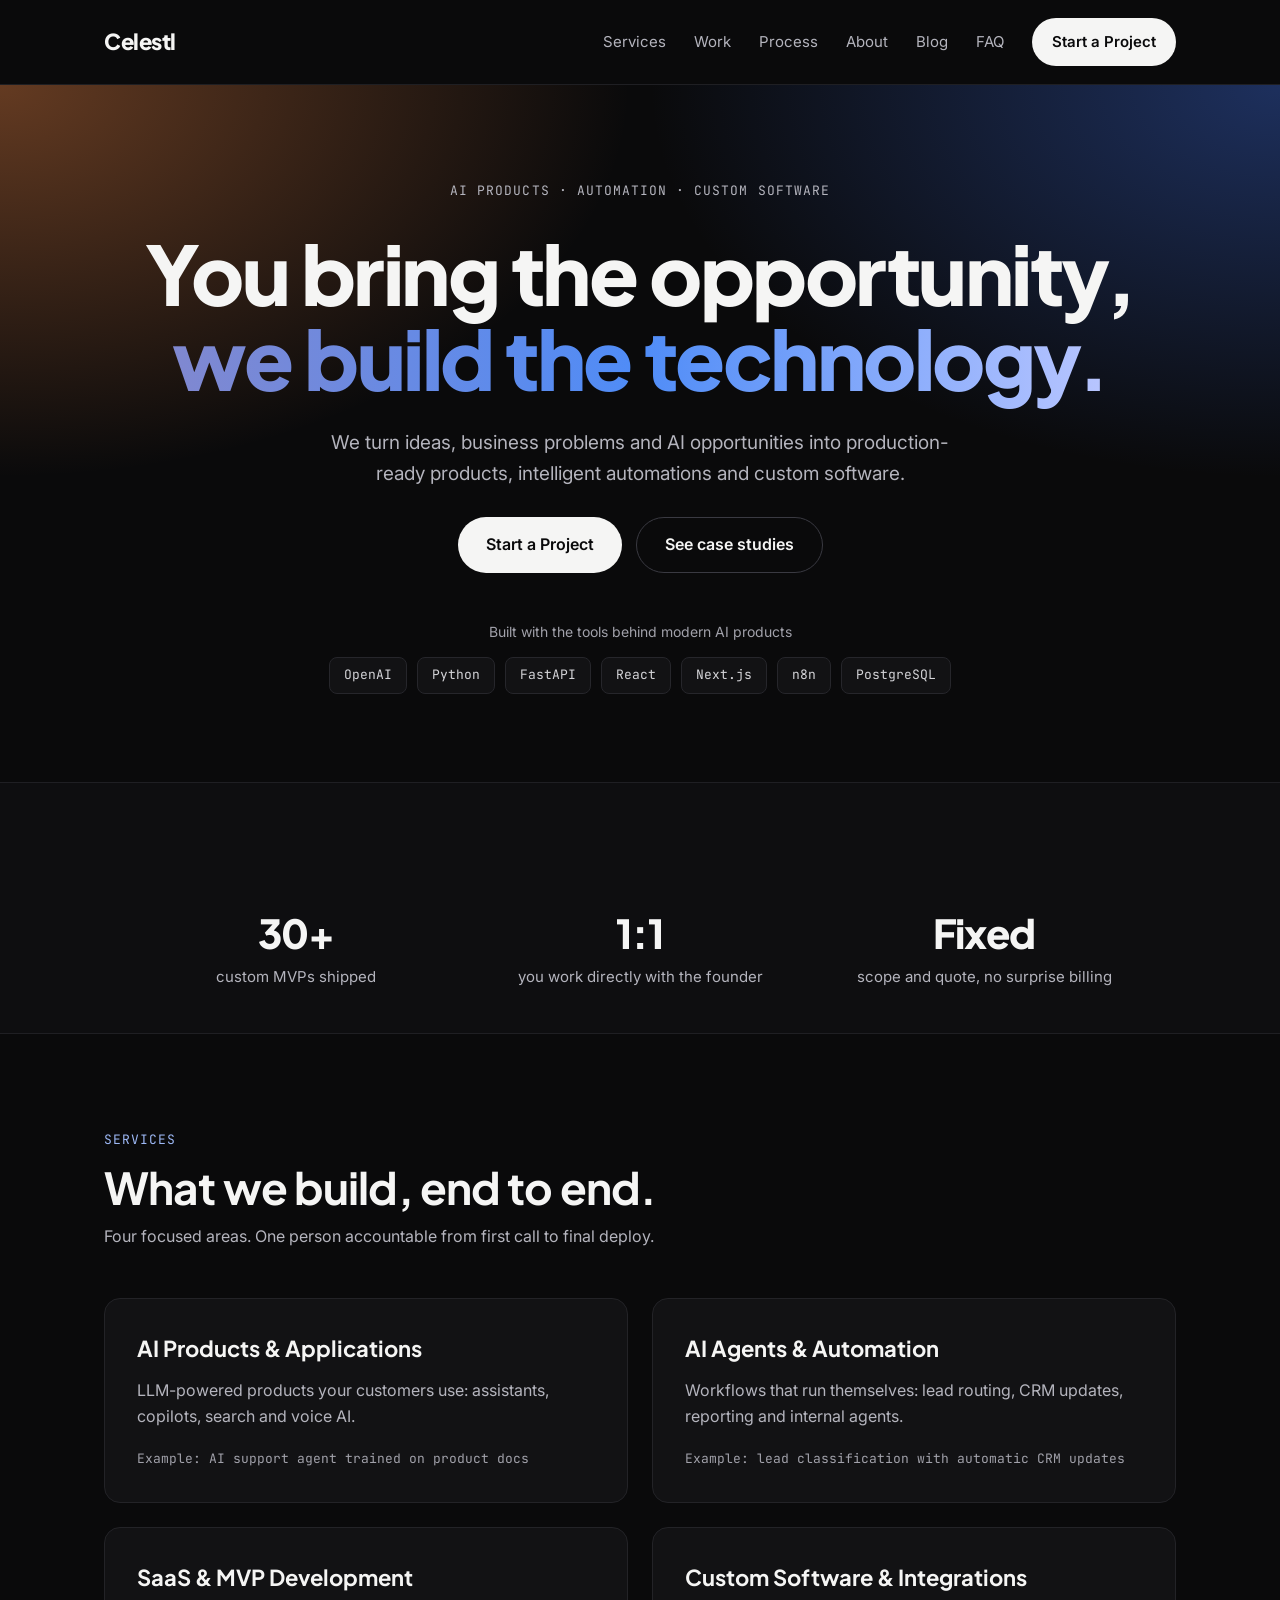
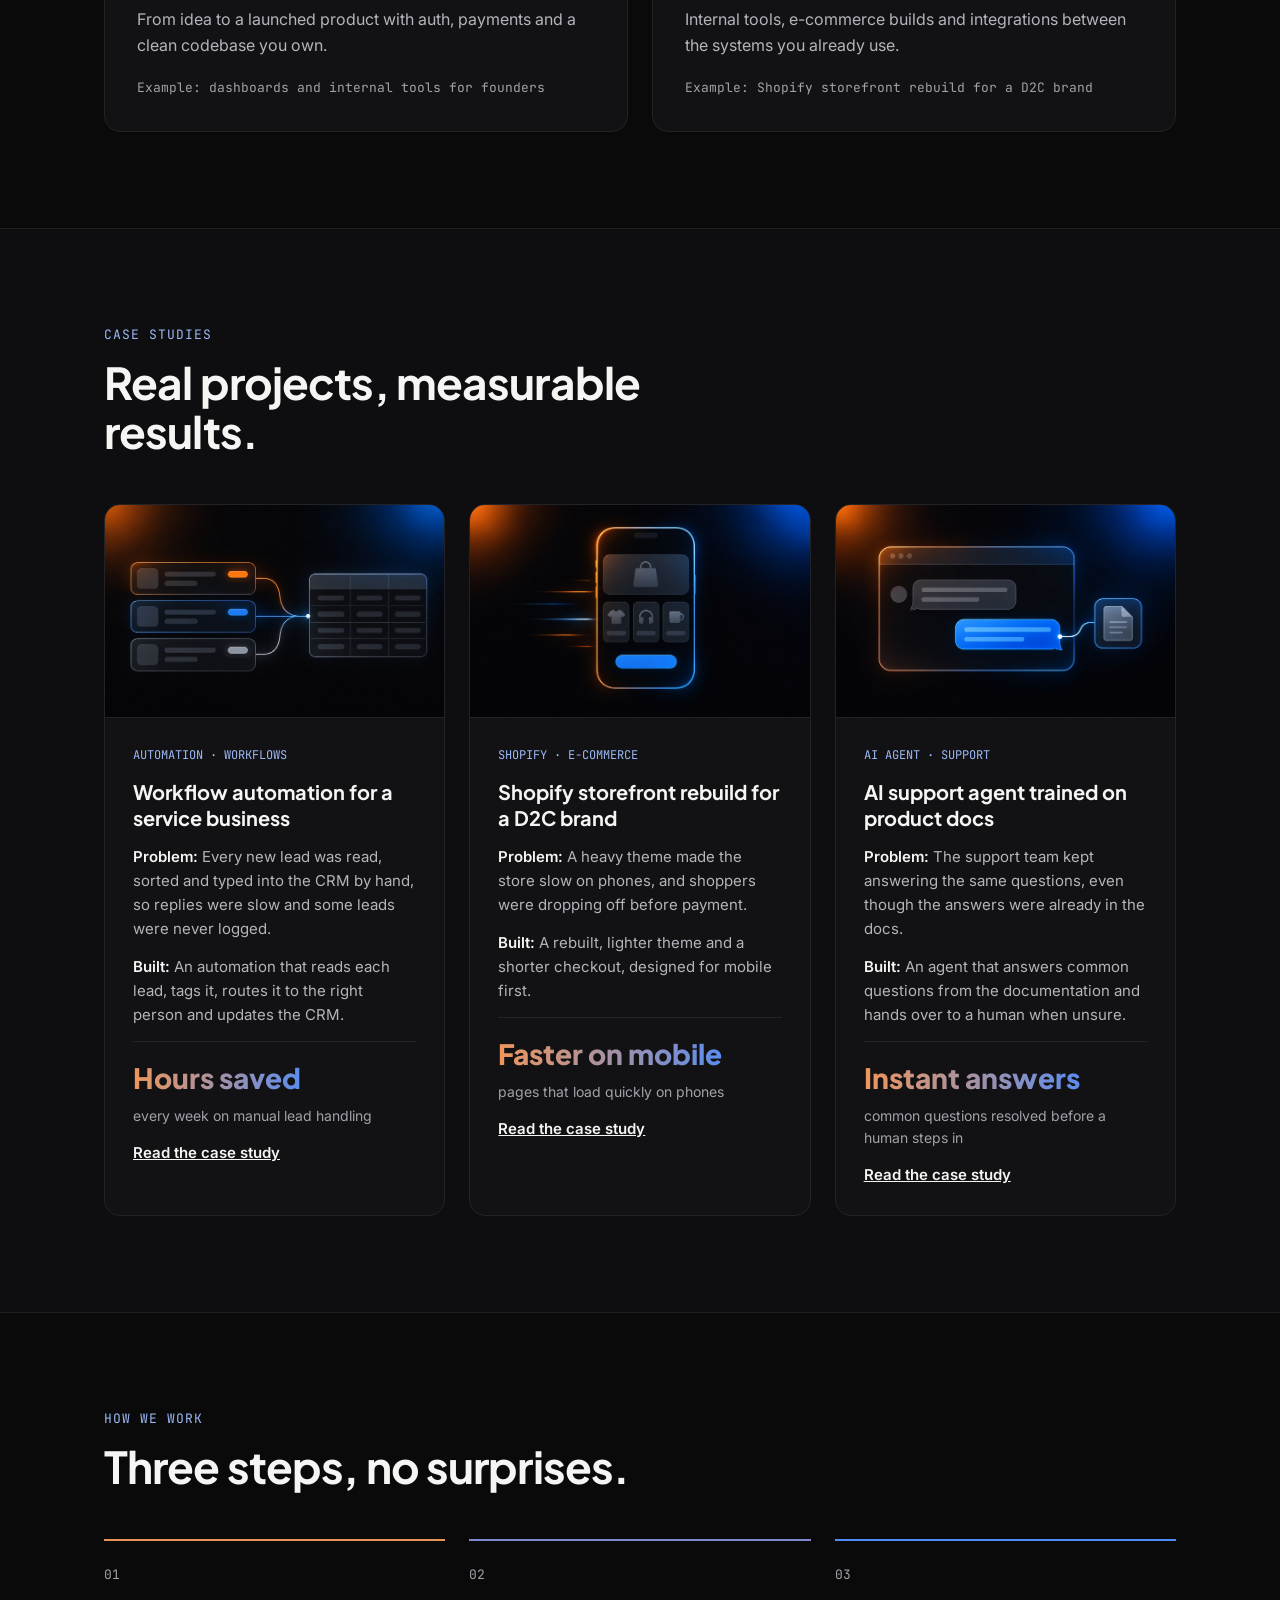
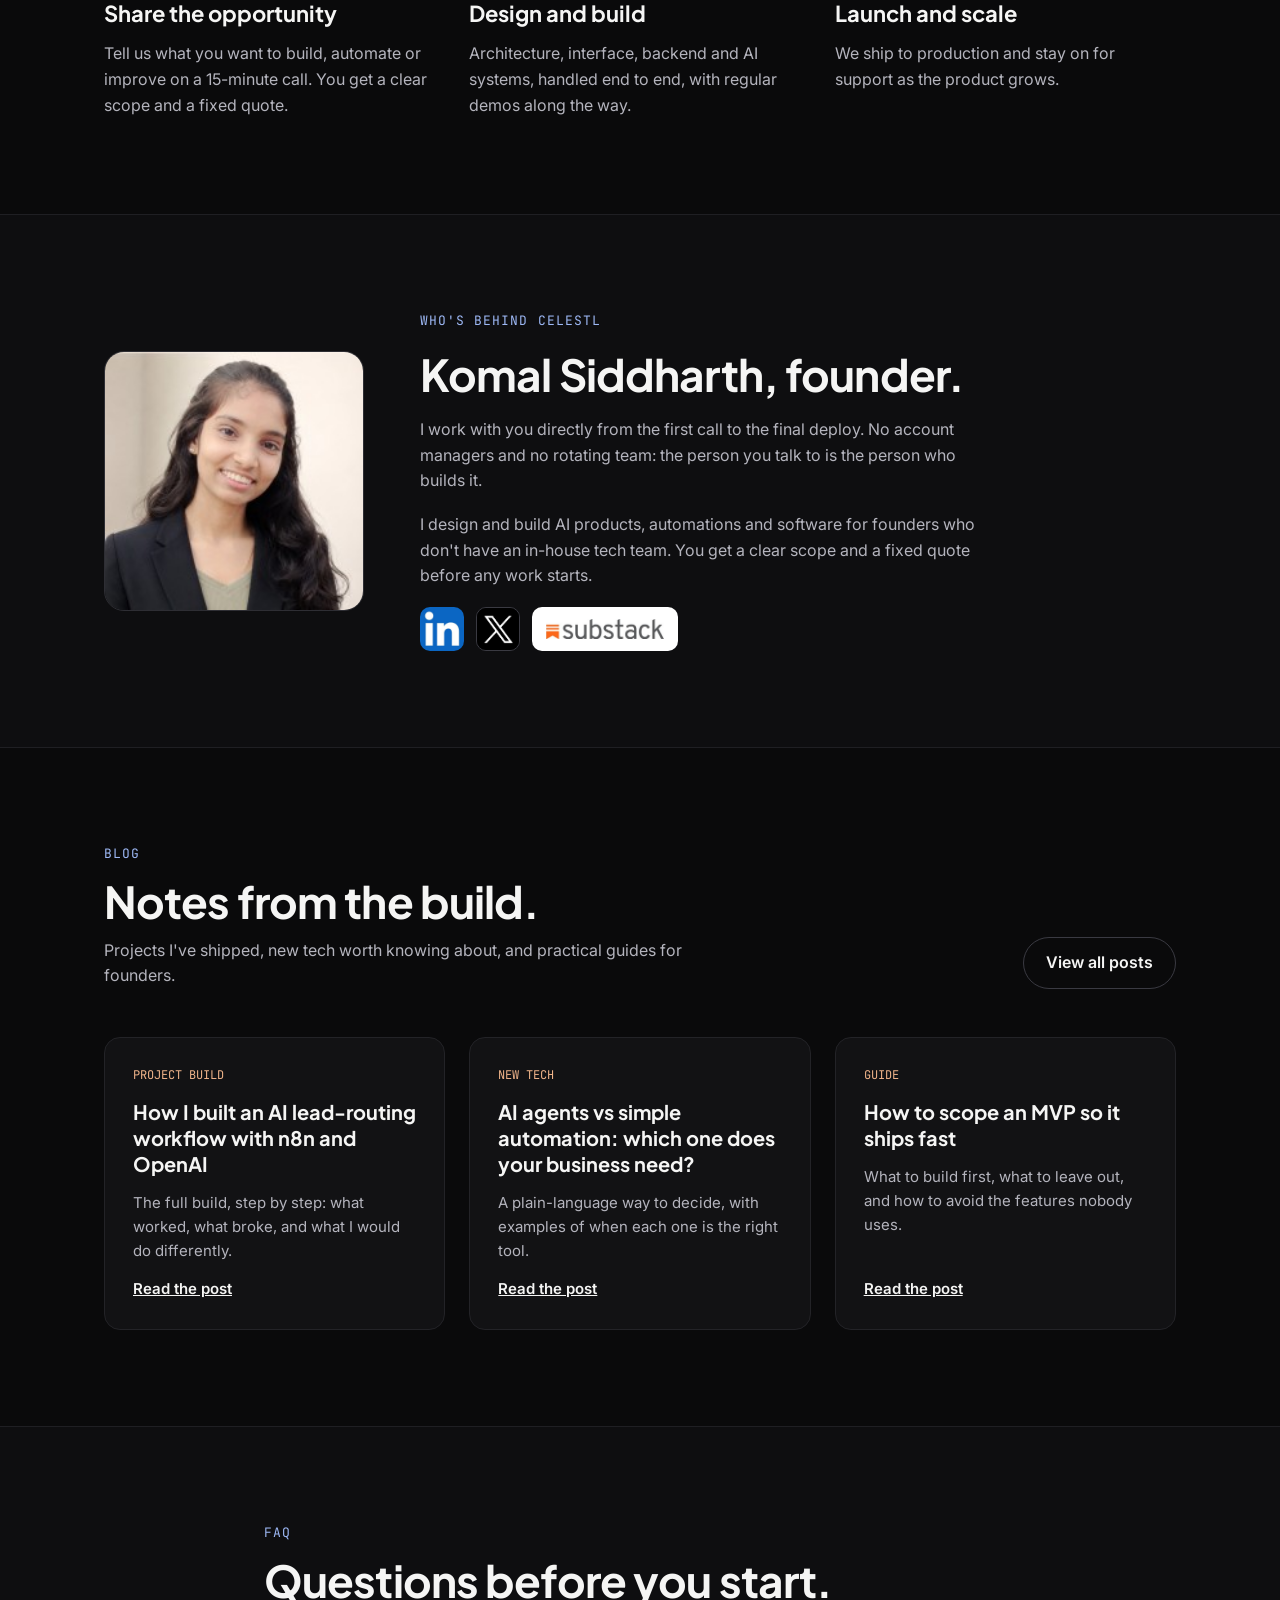
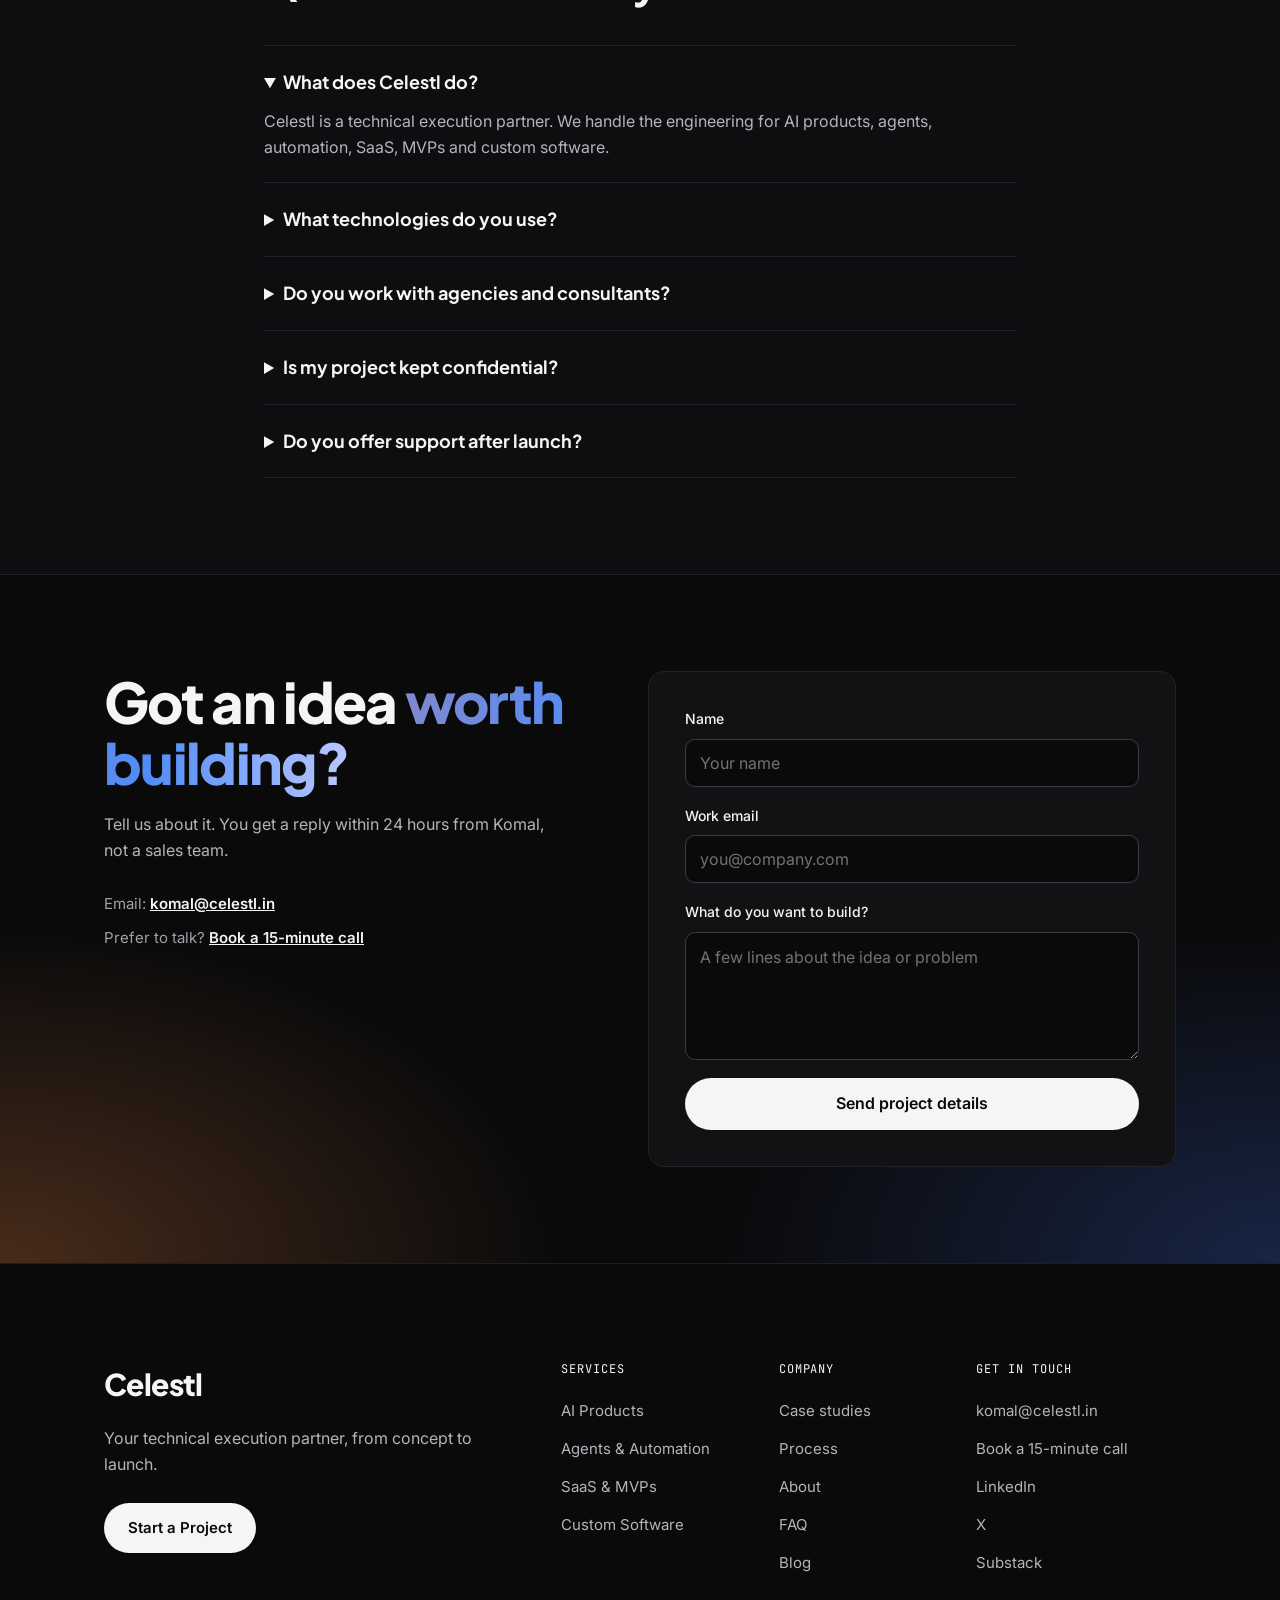
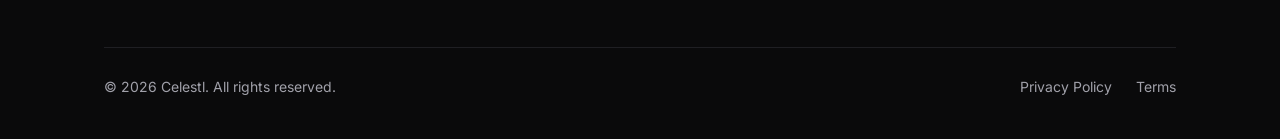
<file: celestl-website/index.html>
<!DOCTYPE html>
<html lang="en">
<head>
<meta charset="utf-8">
<meta name="viewport" content="width=device-width, initial-scale=1">
<title>Celestl | AI Products, Automation &amp; Custom Software Development</title>
<meta name="description" content="Celestl is a technical execution partner for founders and businesses. We build AI products, AI agents, automations, SaaS MVPs and custom software, from concept to launch.">
<link rel="canonical" href="https://www.celestl.in/">
<meta property="og:type" content="website">
<meta property="og:title" content="Celestl | AI Products, Automation &amp; Custom Software Development">
<meta property="og:description" content="Celestl is a technical execution partner for founders and businesses. We build AI products, AI agents, automations, SaaS MVPs and custom software, from concept to launch.">
<meta property="og:url" content="https://www.celestl.in/">
<meta property="og:image" content="https://www.celestl.in/assets/glow.jpg">
<meta name="twitter:card" content="summary_large_image">
<meta name="theme-color" content="#0A0A0B">
<link rel="preconnect" href="https://fonts.googleapis.com">
<link rel="preconnect" href="https://fonts.gstatic.com" crossorigin>
<link href="https://fonts.googleapis.com/css2?family=Plus+Jakarta+Sans:wght@500;700;800&family=Inter:wght@400;500;600&family=JetBrains+Mono:wght@400;500&display=swap" rel="stylesheet">
<link rel="stylesheet" href="css/style.css">
<script type="application/ld+json">{"@context": "https://schema.org", "@type": "FAQPage", "mainEntity": [{"@type": "Question", "name": "What does Celestl do?", "acceptedAnswer": {"@type": "Answer", "text": "Celestl is a technical execution partner. We handle the engineering for AI products, agents, automation, SaaS, MVPs and custom software."}}, {"@type": "Question", "name": "What technologies do you use?", "acceptedAnswer": {"@type": "Answer", "text": "OpenAI and other LLMs, Python, FastAPI, React, Next.js, n8n, PostgreSQL, vector databases and cloud infrastructure. The stack is chosen for each project."}}, {"@type": "Question", "name": "Do you work with agencies and consultants?", "acceptedAnswer": {"@type": "Answer", "text": "Yes. We can work as a white-label team behind the scenes, or as a referral or delivery partner."}}, {"@type": "Question", "name": "Is my project kept confidential?", "acceptedAnswer": {"@type": "Answer", "text": "Yes. We can sign an NDA, and confidential client work is never shown publicly without permission."}}, {"@type": "Question", "name": "Do you offer support after launch?", "acceptedAnswer": {"@type": "Answer", "text": "Yes. We offer ongoing engagements, retainers and extended engineering support."}}]}</script>
<script type="application/ld+json">{"@context": "https://schema.org", "@type": "Organization", "name": "Celestl", "url": "https://www.celestl.in/", "email": "komal@celestl.in", "founder": {"@type": "Person", "name": "Komal Siddharth"}, "sameAs": ["https://www.linkedin.com/in/komal-siddharth-33603925a/", "https://x.com/komalsiddharth_", "https://celestl.substack.com"]}</script>
</head>
<body>
<div style="background: #0A0A0B; color: #F5F5F4; font-family: 'Inter', system-ui, sans-serif; font-size: 16px; line-height: 1.6">

<!-- NAV -->
<header style="border-bottom: 1px solid #1F1F23">
<div style="max-width: 1120px; margin: 0 auto; padding: 18px 24px; display: flex; flex-wrap: wrap; align-items: center; justify-content: space-between; gap: 16px">
<a href="#top" style="font-family: 'Plus Jakarta Sans', sans-serif; font-weight: 800; font-size: 22px; letter-spacing: -0.02em; text-decoration: none; color: #F5F5F4">Celestl</a>
<nav style="display: flex; flex-wrap: wrap; align-items: center; gap: 28px; font-size: 15px">
<a href="#services" style="text-decoration: none; color: #B4B4BD">Services</a>
<a href="#work" style="text-decoration: none; color: #B4B4BD">Work</a>
<a href="#process" style="text-decoration: none; color: #B4B4BD">Process</a>
<a href="#about" style="text-decoration: none; color: #B4B4BD">About</a>
<a href="blog/index.html" style="text-decoration: none; color: #B4B4BD">Blog</a>
<a href="#faq" style="text-decoration: none; color: #B4B4BD">FAQ</a>
<a href="#contact" style="text-decoration: none; background: #F5F5F4; color: #0A0A0B; font-weight: 600; padding: 12px 20px; border-radius: 999px">Start a Project</a>
</nav>
</div>
</header>

<!-- HERO -->
<section id="top" style="background: radial-gradient(900px 560px at 0% 0%, rgba(214,120,62,0.44), transparent 70%), radial-gradient(900px 560px at 100% 0%, rgba(52,92,190,0.46), transparent 70%)">
<div style="max-width: 1120px; margin: 0 auto; padding: 96px 24px 88px; display: flex; flex-direction: column; align-items: center; text-align: center; gap: 28px">
<div style="font-family: 'JetBrains Mono', monospace; font-size: 13px; letter-spacing: 0.08em; text-transform: uppercase; color: #B4B4BD">AI products · Automation · Custom software</div>
<h1 style="margin: 0; font-family: 'Plus Jakarta Sans', sans-serif; font-weight: 800; font-size: clamp(40px, 6.4vw, 88px); line-height: 1.04; letter-spacing: -0.03em; text-wrap: balance">You bring the opportunity, <span class="grad">we build the technology.</span></h1>
<p style="margin: 0; max-width: 640px; font-size: 19px; color: #B4B4BD">We turn ideas, business problems and AI opportunities into production-ready products, intelligent automations and custom software.</p>
<div style="display: flex; flex-wrap: wrap; justify-content: center; gap: 14px">
<a href="#contact" style="text-decoration: none; background: #F5F5F4; color: #0A0A0B; font-weight: 600; padding: 15px 28px; border-radius: 999px">Start a Project</a>
<a href="#work" style="text-decoration: none; color: #F5F5F4; font-weight: 600; padding: 14px 28px; border-radius: 999px; border: 1px solid #3A3A42">See case studies</a>
</div>
<div style="display: flex; flex-direction: column; align-items: center; gap: 14px; margin-top: 20px">
<div style="font-size: 14px; color: #A1A1AA">Built with the tools behind modern AI products</div>
<div style="display: flex; flex-wrap: wrap; justify-content: center; gap: 10px; font-family: 'JetBrains Mono', monospace; font-size: 13px; color: #D4D4D8">
<span style="padding: 7px 14px; border: 1px solid #26262B; border-radius: 8px; background: #121214">OpenAI</span>
<span style="padding: 7px 14px; border: 1px solid #26262B; border-radius: 8px; background: #121214">Python</span>
<span style="padding: 7px 14px; border: 1px solid #26262B; border-radius: 8px; background: #121214">FastAPI</span>
<span style="padding: 7px 14px; border: 1px solid #26262B; border-radius: 8px; background: #121214">React</span>
<span style="padding: 7px 14px; border: 1px solid #26262B; border-radius: 8px; background: #121214">Next.js</span>
<span style="padding: 7px 14px; border: 1px solid #26262B; border-radius: 8px; background: #121214">n8n</span>
<span style="padding: 7px 14px; border: 1px solid #26262B; border-radius: 8px; background: #121214">PostgreSQL</span>
</div>
</div>
</div>
</section>

<!-- PROOF BAR -->
<section style="border-top: 1px solid #1F1F23; border-bottom: 1px solid #1F1F23; background: #0E0E10">
<div style="max-width: 1120px; margin: 0 auto; padding: 44px 24px; display: flex; flex-direction: column; gap: 32px">
<div style="display: flex; flex-wrap: wrap; align-items: center; justify-content: center; gap: 12px">
<div style="font-size: 14px; color: #A1A1AA; margin-right: 8px">Built for</div>
<span style="padding: 9px 18px; border: 1px solid #26262B; border-radius: 999px; background: #121214; font-size: 14px; color: #D4D4D8">Founders</span>
<span style="padding: 9px 18px; border: 1px solid #26262B; border-radius: 999px; background: #121214; font-size: 14px; color: #D4D4D8">Agencies &amp; consultants</span>
<span style="padding: 9px 18px; border: 1px solid #26262B; border-radius: 999px; background: #121214; font-size: 14px; color: #D4D4D8">D2C brands</span>
<span style="padding: 9px 18px; border: 1px solid #26262B; border-radius: 999px; background: #121214; font-size: 14px; color: #D4D4D8">SaaS teams</span>
<span style="padding: 9px 18px; border: 1px solid #26262B; border-radius: 999px; background: #121214; font-size: 14px; color: #D4D4D8">Service businesses</span>
</div>
<div style="display: flex; flex-wrap: wrap; justify-content: center; gap: 24px">
<div style="flex: 1 1 240px; max-width: 320px; text-align: center">
<div style="font-family: 'Plus Jakarta Sans', sans-serif; font-weight: 800; font-size: 40px; letter-spacing: -0.02em">30+</div>
<div style="font-size: 15px; color: #B4B4BD">custom MVPs shipped</div>
</div>
<div style="flex: 1 1 240px; max-width: 320px; text-align: center">
<div style="font-family: 'Plus Jakarta Sans', sans-serif; font-weight: 800; font-size: 40px; letter-spacing: -0.02em">1:1</div>
<div style="font-size: 15px; color: #B4B4BD">you work directly with the founder</div>
</div>
<div style="flex: 1 1 240px; max-width: 320px; text-align: center">
<div style="font-family: 'Plus Jakarta Sans', sans-serif; font-weight: 800; font-size: 40px; letter-spacing: -0.02em">Fixed</div>
<div style="font-size: 15px; color: #B4B4BD">scope and quote, no surprise billing</div>
</div>
</div>
</div>
</section>

<!-- DEMO VIDEO -->
<!-- To add your video: paste your Google Drive (or YouTube) link into data-video-url="..." a few lines below. -->
<!-- This whole section stays hidden until a real link is pasted. -->
<section id="video" hidden>
<div style="max-width: 1120px; margin: 0 auto; padding: 96px 24px 0; display: flex; flex-direction: column; align-items: center; text-align: center; gap: 32px">
<div style="display: flex; flex-direction: column; gap: 12px">
<div style="font-family: 'JetBrains Mono', monospace; font-size: 13px; letter-spacing: 0.08em; text-transform: uppercase; color: #9DB8F5">Celestl in 60 seconds</div>
<h2 style="margin: 0; font-family: 'Plus Jakarta Sans', sans-serif; font-weight: 700; font-size: clamp(30px, 4vw, 44px); line-height: 1.12; letter-spacing: -0.02em">See what we build.</h2>
</div>
<div id="demo-video" data-video-url="PASTE_YOUR_VIDEO_LINK_HERE" style="position: relative; width: 100%; max-width: 960px; aspect-ratio: 16 / 9; border-radius: 20px; overflow: hidden; border: 1px solid #232327; background: #0A0A0B url(assets/glow.jpg) center / cover no-repeat">
<button type="button" id="demo-video-play" aria-label="Play the Celestl demo video" style="position: absolute; inset: 0; width: 100%; height: 100%; padding: 0; background: transparent; border: 0; cursor: pointer; display: flex; align-items: center; justify-content: center"><span class="play-dot" style="width: 88px; height: 88px; border-radius: 999px; background: #F5F5F4; display: flex; align-items: center; justify-content: center"><svg aria-hidden="true" width="30" height="30" viewBox="0 0 24 24" fill="#0A0A0B"><path d="M8 5.5v13a1 1 0 0 0 1.5.86l11-6.5a1 1 0 0 0 0-1.72l-11-6.5A1 1 0 0 0 8 5.5z"/></svg></span></button>
</div>
</div>
</section>

<!-- SERVICES -->
<section id="services">
<div style="max-width: 1120px; margin: 0 auto; padding: 96px 24px; display: flex; flex-direction: column; gap: 48px">
<div style="display: flex; flex-direction: column; gap: 12px; max-width: 640px">
<div style="font-family: 'JetBrains Mono', monospace; font-size: 13px; letter-spacing: 0.08em; text-transform: uppercase; color: #9DB8F5">Services</div>
<h2 style="margin: 0; font-family: 'Plus Jakarta Sans', sans-serif; font-weight: 700; font-size: clamp(30px, 4vw, 44px); line-height: 1.12; letter-spacing: -0.02em">What we build, end to end.</h2>
<p style="margin: 0; color: #B4B4BD">Four focused areas. One person accountable from first call to final deploy.</p>
</div>
<div style="display: flex; flex-wrap: wrap; gap: 24px">
<article style="flex: 1 1 420px; background: #121214; border: 1px solid #232327; border-radius: 16px; padding: 32px; display: flex; flex-direction: column; gap: 12px">
<h3 style="margin: 0; font-family: 'Plus Jakarta Sans', sans-serif; font-weight: 700; font-size: 22px">AI Products &amp; Applications</h3>
<p style="margin: 0; color: #B4B4BD">LLM-powered products your customers use: assistants, copilots, search and voice AI.</p>
<div style="font-family: 'JetBrains Mono', monospace; font-size: 13px; color: #A1A1AA; margin-top: 8px">Example: AI support agent trained on product docs</div>
</article>
<article style="flex: 1 1 420px; background: #121214; border: 1px solid #232327; border-radius: 16px; padding: 32px; display: flex; flex-direction: column; gap: 12px">
<h3 style="margin: 0; font-family: 'Plus Jakarta Sans', sans-serif; font-weight: 700; font-size: 22px">AI Agents &amp; Automation</h3>
<p style="margin: 0; color: #B4B4BD">Workflows that run themselves: lead routing, CRM updates, reporting and internal agents.</p>
<div style="font-family: 'JetBrains Mono', monospace; font-size: 13px; color: #A1A1AA; margin-top: 8px">Example: lead classification with automatic CRM updates</div>
</article>
<article style="flex: 1 1 420px; background: #121214; border: 1px solid #232327; border-radius: 16px; padding: 32px; display: flex; flex-direction: column; gap: 12px">
<h3 style="margin: 0; font-family: 'Plus Jakarta Sans', sans-serif; font-weight: 700; font-size: 22px">SaaS &amp; MVP Development</h3>
<p style="margin: 0; color: #B4B4BD">From idea to a launched product with auth, payments and a clean codebase you own.</p>
<div style="font-family: 'JetBrains Mono', monospace; font-size: 13px; color: #A1A1AA; margin-top: 8px">Example: dashboards and internal tools for founders</div>
</article>
<article style="flex: 1 1 420px; background: #121214; border: 1px solid #232327; border-radius: 16px; padding: 32px; display: flex; flex-direction: column; gap: 12px">
<h3 style="margin: 0; font-family: 'Plus Jakarta Sans', sans-serif; font-weight: 700; font-size: 22px">Custom Software &amp; Integrations</h3>
<p style="margin: 0; color: #B4B4BD">Internal tools, e-commerce builds and integrations between the systems you already use.</p>
<div style="font-family: 'JetBrains Mono', monospace; font-size: 13px; color: #A1A1AA; margin-top: 8px">Example: Shopify storefront rebuild for a D2C brand</div>
</article>
</div>
</div>
</section>

<!-- CASE STUDIES -->
<section id="work" style="background: #0E0E10; border-top: 1px solid #1F1F23; border-bottom: 1px solid #1F1F23">
<div style="max-width: 1120px; margin: 0 auto; padding: 96px 24px; display: flex; flex-direction: column; gap: 48px">
<div style="display: flex; flex-direction: column; gap: 12px; max-width: 640px">
<div style="font-family: 'JetBrains Mono', monospace; font-size: 13px; letter-spacing: 0.08em; text-transform: uppercase; color: #9DB8F5">Case studies</div>
<h2 style="margin: 0; font-family: 'Plus Jakarta Sans', sans-serif; font-weight: 700; font-size: clamp(30px, 4vw, 44px); line-height: 1.12; letter-spacing: -0.02em">Real projects, measurable results.</h2>
</div>
<div style="display: flex; flex-wrap: wrap; gap: 24px">
<article style="flex: 1 1 320px; background: #121214; border: 1px solid #232327; border-radius: 16px; overflow: hidden; display: flex; flex-direction: column">
<img src="assets/case-automation.jpg" alt="Illustration of leads being tagged and routed into a CRM table" style="display: block; width: 100%; aspect-ratio: 16 / 10; object-fit: cover; border-bottom: 1px solid #232327">
<div style="padding: 28px; display: flex; flex-direction: column; gap: 14px">
<div style="font-family: 'JetBrains Mono', monospace; font-size: 12px; color: #9DB8F5">AUTOMATION · WORKFLOWS</div>
<h3 style="margin: 0; font-family: 'Plus Jakarta Sans', sans-serif; font-weight: 700; font-size: 20px; line-height: 1.3">Workflow automation for a service business</h3>
<p style="margin: 0; font-size: 15px; color: #B4B4BD"><strong style="color: #F5F5F4; font-weight: 600">Problem:</strong> Every new lead was read, sorted and typed into the CRM by hand, so replies were slow and some leads were never logged.</p>
<p style="margin: 0; font-size: 15px; color: #B4B4BD"><strong style="color: #F5F5F4; font-weight: 600">Built:</strong> An automation that reads each lead, tags it, routes it to the right person and updates the CRM.</p>
<div style="border-top: 1px solid #232327; padding-top: 14px; display: flex; flex-direction: column; gap: 4px">
<div style="display: flex; flex-wrap: wrap; align-items: center; gap: 12px"><div style="font-family: 'Plus Jakarta Sans', sans-serif; font-weight: 800; font-size: 28px; background: linear-gradient(90deg, #F0965A, #5B8DEF); -webkit-background-clip: text; background-clip: text; color: transparent">Hours saved</div></div>
<div style="font-size: 14px; color: #A1A1AA">every week on manual lead handling</div>
</div>
<a href="case-studies/lead-workflow-automation.html" style="font-size: 15px; font-weight: 600; color: #F5F5F4">Read the case study</a>
</div>
</article>
<article style="flex: 1 1 320px; background: #121214; border: 1px solid #232327; border-radius: 16px; overflow: hidden; display: flex; flex-direction: column">
<img src="assets/case-shopify.jpg" alt="Illustration of a fast mobile online store with a checkout button" style="display: block; width: 100%; aspect-ratio: 16 / 10; object-fit: cover; border-bottom: 1px solid #232327">
<div style="padding: 28px; display: flex; flex-direction: column; gap: 14px">
<div style="font-family: 'JetBrains Mono', monospace; font-size: 12px; color: #9DB8F5">SHOPIFY · E-COMMERCE</div>
<h3 style="margin: 0; font-family: 'Plus Jakarta Sans', sans-serif; font-weight: 700; font-size: 20px; line-height: 1.3">Shopify storefront rebuild for a D2C brand</h3>
<p style="margin: 0; font-size: 15px; color: #B4B4BD"><strong style="color: #F5F5F4; font-weight: 600">Problem:</strong> A heavy theme made the store slow on phones, and shoppers were dropping off before payment.</p>
<p style="margin: 0; font-size: 15px; color: #B4B4BD"><strong style="color: #F5F5F4; font-weight: 600">Built:</strong> A rebuilt, lighter theme and a shorter checkout, designed for mobile first.</p>
<div style="border-top: 1px solid #232327; padding-top: 14px; display: flex; flex-direction: column; gap: 4px">
<div style="display: flex; flex-wrap: wrap; align-items: center; gap: 12px"><div style="font-family: 'Plus Jakarta Sans', sans-serif; font-weight: 800; font-size: 28px; background: linear-gradient(90deg, #F0965A, #5B8DEF); -webkit-background-clip: text; background-clip: text; color: transparent">Faster on mobile</div></div>
<div style="font-size: 14px; color: #A1A1AA">pages that load quickly on phones</div>
</div>
<a href="case-studies/shopify-store-rebuild.html" style="font-size: 15px; font-weight: 600; color: #F5F5F4">Read the case study</a>
</div>
</article>
<article style="flex: 1 1 320px; background: #121214; border: 1px solid #232327; border-radius: 16px; overflow: hidden; display: flex; flex-direction: column">
<img src="assets/case-support.jpg" alt="Illustration of an AI chat reply linked to a product document" style="display: block; width: 100%; aspect-ratio: 16 / 10; object-fit: cover; border-bottom: 1px solid #232327">
<div style="padding: 28px; display: flex; flex-direction: column; gap: 14px">
<div style="font-family: 'JetBrains Mono', monospace; font-size: 12px; color: #9DB8F5">AI AGENT · SUPPORT</div>
<h3 style="margin: 0; font-family: 'Plus Jakarta Sans', sans-serif; font-weight: 700; font-size: 20px; line-height: 1.3">AI support agent trained on product docs</h3>
<p style="margin: 0; font-size: 15px; color: #B4B4BD"><strong style="color: #F5F5F4; font-weight: 600">Problem:</strong> The support team kept answering the same questions, even though the answers were already in the docs.</p>
<p style="margin: 0; font-size: 15px; color: #B4B4BD"><strong style="color: #F5F5F4; font-weight: 600">Built:</strong> An agent that answers common questions from the documentation and hands over to a human when unsure.</p>
<div style="border-top: 1px solid #232327; padding-top: 14px; display: flex; flex-direction: column; gap: 4px">
<div style="display: flex; flex-wrap: wrap; align-items: center; gap: 12px"><div style="font-family: 'Plus Jakarta Sans', sans-serif; font-weight: 800; font-size: 28px; background: linear-gradient(90deg, #F0965A, #5B8DEF); -webkit-background-clip: text; background-clip: text; color: transparent">Instant answers</div></div>
<div style="font-size: 14px; color: #A1A1AA">common questions resolved before a human steps in</div>
</div>
<a href="case-studies/ai-support-agent.html" style="font-size: 15px; font-weight: 600; color: #F5F5F4">Read the case study</a>
</div>
</article>
</div>
</div>
</section>

<!-- PROCESS -->
<section id="process">
<div style="max-width: 1120px; margin: 0 auto; padding: 96px 24px; display: flex; flex-direction: column; gap: 48px">
<div style="display: flex; flex-direction: column; gap: 12px; max-width: 640px">
<div style="font-family: 'JetBrains Mono', monospace; font-size: 13px; letter-spacing: 0.08em; text-transform: uppercase; color: #9DB8F5">How we work</div>
<h2 style="margin: 0; font-family: 'Plus Jakarta Sans', sans-serif; font-weight: 700; font-size: clamp(30px, 4vw, 44px); line-height: 1.12; letter-spacing: -0.02em">Three steps, no surprises.</h2>
</div>
<div style="display: flex; flex-wrap: wrap; gap: 24px">
<div style="flex: 1 1 300px; border-top: 2px solid #E8935A; padding-top: 24px; display: flex; flex-direction: column; gap: 10px">
<div style="font-family: 'JetBrains Mono', monospace; font-size: 13px; color: #A1A1AA">01</div>
<h3 style="margin: 0; font-family: 'Plus Jakarta Sans', sans-serif; font-weight: 700; font-size: 22px">Share the opportunity</h3>
<p style="margin: 0; color: #B4B4BD">Tell us what you want to build, automate or improve on a 15-minute call. You get a clear scope and a fixed quote.</p>
</div>
<div style="flex: 1 1 300px; border-top: 2px solid #8088D0; padding-top: 24px; display: flex; flex-direction: column; gap: 10px">
<div style="font-family: 'JetBrains Mono', monospace; font-size: 13px; color: #A1A1AA">02</div>
<h3 style="margin: 0; font-family: 'Plus Jakarta Sans', sans-serif; font-weight: 700; font-size: 22px">Design and build</h3>
<p style="margin: 0; color: #B4B4BD">Architecture, interface, backend and AI systems, handled end to end, with regular demos along the way.</p>
</div>
<div style="flex: 1 1 300px; border-top: 2px solid #4F8CF7; padding-top: 24px; display: flex; flex-direction: column; gap: 10px">
<div style="font-family: 'JetBrains Mono', monospace; font-size: 13px; color: #A1A1AA">03</div>
<h3 style="margin: 0; font-family: 'Plus Jakarta Sans', sans-serif; font-weight: 700; font-size: 22px">Launch and scale</h3>
<p style="margin: 0; color: #B4B4BD">We ship to production and stay on for support as the product grows.</p>
</div>
</div>
</div>
</section>

<!-- FOUNDER -->
<section id="about" style="background: #0E0E10; border-top: 1px solid #1F1F23; border-bottom: 1px solid #1F1F23">
<div style="max-width: 1120px; margin: 0 auto; padding: 96px 24px; display: flex; flex-wrap: wrap; align-items: center; gap: 56px">
<img src="assets/komal-siddharth.png" alt="Komal Siddharth, founder of Celestl" style="width: 260px; height: 260px; max-width: 100%; object-fit: cover; border-radius: 20px; border: 1px solid #2E2E34">
<div style="flex: 999 1 420px; min-width: 0; display: flex; flex-direction: column; gap: 18px">
<div style="font-family: 'JetBrains Mono', monospace; font-size: 13px; letter-spacing: 0.08em; text-transform: uppercase; color: #9DB8F5">Who's behind Celestl</div>
<h2 style="margin: 0; font-family: 'Plus Jakarta Sans', sans-serif; font-weight: 700; font-size: clamp(30px, 4vw, 44px); line-height: 1.12; letter-spacing: -0.02em">Komal Siddharth, founder.</h2>
<p style="margin: 0; color: #B4B4BD; max-width: 560px">I work with you directly from the first call to the final deploy. No account managers and no rotating team: the person you talk to is the person who builds it.</p>
<p style="margin: 0; color: #B4B4BD; max-width: 560px">I design and build AI products, automations and software for founders who don't have an in-house tech team. You get a clear scope and a fixed quote before any work starts.</p>
<div style="display: flex; flex-wrap: wrap; align-items: center; gap: 12px; font-weight: 600; font-size: 15px">
<a href="https://www.linkedin.com/in/komal-siddharth-33603925a/" aria-label="Komal Siddharth on LinkedIn" style="display: inline-flex"><img src="assets/linkedin.png" alt="" style="width: 44px; height: 44px; object-fit: cover; border-radius: 10px"></a>
<a href="https://x.com/komalsiddharth_" aria-label="Komal Siddharth on X" style="display: inline-flex"><img src="assets/x.png" alt="" style="width: 44px; height: 44px; object-fit: cover; border-radius: 10px; border: 1px solid #3A3A42; box-sizing: border-box"></a>
<a href="https://celestl.substack.com" aria-label="Celestl on Substack" style="display: inline-flex; align-items: center; height: 44px; box-sizing: border-box; padding: 0 14px; background: #FFFFFF; border-radius: 10px"><img src="assets/substack.png" alt="" style="height: 20px; width: auto; display: block"></a>
</div>
</div>
</div>
</section>

<!-- BLOG -->
<section id="blog">
<div style="max-width: 1120px; margin: 0 auto; padding: 96px 24px; display: flex; flex-direction: column; gap: 48px">
<div style="display: flex; flex-wrap: wrap; align-items: flex-end; justify-content: space-between; gap: 24px">
<div style="display: flex; flex-direction: column; gap: 12px; max-width: 640px">
<div style="font-family: 'JetBrains Mono', monospace; font-size: 13px; letter-spacing: 0.08em; text-transform: uppercase; color: #9DB8F5">Blog</div>
<h2 style="margin: 0; font-family: 'Plus Jakarta Sans', sans-serif; font-weight: 700; font-size: clamp(30px, 4vw, 44px); line-height: 1.12; letter-spacing: -0.02em">Notes from the build.</h2>
<p style="margin: 0; color: #B4B4BD">Projects I've shipped, new tech worth knowing about, and practical guides for founders.</p>
</div>
<a href="blog/index.html" style="text-decoration: none; color: #F5F5F4; font-weight: 600; padding: 12px 22px; border-radius: 999px; border: 1px solid #3A3A42">View all posts</a>
</div>
<div style="display: flex; flex-wrap: wrap; gap: 24px">
<article style="flex: 1 1 320px; background: #121214; border: 1px solid #232327; border-radius: 16px; padding: 28px; display: flex; flex-direction: column; gap: 14px">
<div style="font-family: 'JetBrains Mono', monospace; font-size: 12px; color: #F0B48A">PROJECT BUILD</div>
<h3 style="margin: 0; font-family: 'Plus Jakarta Sans', sans-serif; font-weight: 700; font-size: 20px; line-height: 1.3">How I built an AI lead-routing workflow with n8n and OpenAI</h3>
<p style="margin: 0; font-size: 15px; color: #B4B4BD">The full build, step by step: what worked, what broke, and what I would do differently.</p>
<a href="blog/ai-lead-routing-workflow-n8n-openai.html" style="margin-top: auto; font-size: 15px; font-weight: 600; color: #F5F5F4">Read the post</a>
</article>
<article style="flex: 1 1 320px; background: #121214; border: 1px solid #232327; border-radius: 16px; padding: 28px; display: flex; flex-direction: column; gap: 14px">
<div style="font-family: 'JetBrains Mono', monospace; font-size: 12px; color: #F0B48A">NEW TECH</div>
<h3 style="margin: 0; font-family: 'Plus Jakarta Sans', sans-serif; font-weight: 700; font-size: 20px; line-height: 1.3">AI agents vs simple automation: which one does your business need?</h3>
<p style="margin: 0; font-size: 15px; color: #B4B4BD">A plain-language way to decide, with examples of when each one is the right tool.</p>
<a href="blog/ai-lead-routing-workflow-n8n-openai.html" style="margin-top: auto; font-size: 15px; font-weight: 600; color: #F5F5F4">Read the post</a>
</article>
<article style="flex: 1 1 320px; background: #121214; border: 1px solid #232327; border-radius: 16px; padding: 28px; display: flex; flex-direction: column; gap: 14px">
<div style="font-family: 'JetBrains Mono', monospace; font-size: 12px; color: #F0B48A">GUIDE</div>
<h3 style="margin: 0; font-family: 'Plus Jakarta Sans', sans-serif; font-weight: 700; font-size: 20px; line-height: 1.3">How to scope an MVP so it ships fast</h3>
<p style="margin: 0; font-size: 15px; color: #B4B4BD">What to build first, what to leave out, and how to avoid the features nobody uses.</p>
<a href="blog/ai-lead-routing-workflow-n8n-openai.html" style="margin-top: auto; font-size: 15px; font-weight: 600; color: #F5F5F4">Read the post</a>
</article>
</div>
</div>
</section>

<!-- FAQ -->
<section id="faq" style="background: #0E0E10; border-top: 1px solid #1F1F23; border-bottom: 1px solid #1F1F23">
<div style="max-width: 800px; margin: 0 auto; padding: 96px 24px; display: flex; flex-direction: column; gap: 40px">
<div style="display: flex; flex-direction: column; gap: 12px">
<div style="font-family: 'JetBrains Mono', monospace; font-size: 13px; letter-spacing: 0.08em; text-transform: uppercase; color: #9DB8F5">FAQ</div>
<h2 style="margin: 0; font-family: 'Plus Jakarta Sans', sans-serif; font-weight: 700; font-size: clamp(30px, 4vw, 44px); line-height: 1.12; letter-spacing: -0.02em">Questions before you start.</h2>
</div>
<div style="display: flex; flex-direction: column">
<details open style="border-top: 1px solid #232327; padding: 22px 0">
<summary style="font-family: 'Plus Jakarta Sans', sans-serif; font-weight: 700; font-size: 18px">What does Celestl do?</summary>
<p style="margin: 12px 0 0; color: #B4B4BD">Celestl is a technical execution partner. We handle the engineering for AI products, agents, automation, SaaS, MVPs and custom software.</p>
</details>
<details style="border-top: 1px solid #232327; padding: 22px 0">
<summary style="font-family: 'Plus Jakarta Sans', sans-serif; font-weight: 700; font-size: 18px">What technologies do you use?</summary>
<p style="margin: 12px 0 0; color: #B4B4BD">OpenAI and other LLMs, Python, FastAPI, React, Next.js, n8n, PostgreSQL, vector databases and cloud infrastructure. The stack is chosen for each project.</p>
</details>
<details style="border-top: 1px solid #232327; padding: 22px 0">
<summary style="font-family: 'Plus Jakarta Sans', sans-serif; font-weight: 700; font-size: 18px">Do you work with agencies and consultants?</summary>
<p style="margin: 12px 0 0; color: #B4B4BD">Yes. We can work as a white-label team behind the scenes, or as a referral or delivery partner.</p>
</details>
<details style="border-top: 1px solid #232327; padding: 22px 0">
<summary style="font-family: 'Plus Jakarta Sans', sans-serif; font-weight: 700; font-size: 18px">Is my project kept confidential?</summary>
<p style="margin: 12px 0 0; color: #B4B4BD">Yes. We can sign an NDA, and confidential client work is never shown publicly without permission.</p>
</details>
<details style="border-top: 1px solid #232327; border-bottom: 1px solid #232327; padding: 22px 0">
<summary style="font-family: 'Plus Jakarta Sans', sans-serif; font-weight: 700; font-size: 18px">Do you offer support after launch?</summary>
<p style="margin: 12px 0 0; color: #B4B4BD">Yes. We offer ongoing engagements, retainers and extended engineering support.</p>
</details>
</div>
</div>
</section>

<!-- CONTACT -->
<section id="contact" style="background: radial-gradient(800px 480px at 0% 100%, rgba(214,120,62,0.30), transparent 70%), radial-gradient(800px 480px at 100% 100%, rgba(52,92,190,0.32), transparent 70%)">
<div style="max-width: 1120px; margin: 0 auto; padding: 96px 24px; display: flex; flex-wrap: wrap; gap: 56px">
<div style="flex: 1 1 380px; display: flex; flex-direction: column; gap: 20px">
<h2 style="margin: 0; font-family: 'Plus Jakarta Sans', sans-serif; font-weight: 800; font-size: clamp(34px, 4.6vw, 56px); line-height: 1.08; letter-spacing: -0.03em">Got an idea <span class="grad">worth building?</span></h2>
<p style="margin: 0; color: #B4B4BD; max-width: 440px">Tell us about it. You get a reply within 24 hours from Komal, not a sales team.</p>
<div style="display: flex; flex-direction: column; gap: 10px; font-size: 15px; margin-top: 8px">
<div><span style="color: #A1A1AA">Email: </span><a href="mailto:komal@celestl.in" style="color: #F5F5F4; font-weight: 600">komal@celestl.in</a></div>
<div><span style="color: #A1A1AA">Prefer to talk? </span><a href="https://cal.com/komal-siddharth-ott6vg/15min" style="color: #F5F5F4; font-weight: 600">Book a 15-minute call</a></div>
</div>
</div>
<form id="contact-form" style="flex: 1 1 420px; background: #121214; border: 1px solid #232327; border-radius: 16px; padding: 36px; display: flex; flex-direction: column; gap: 18px">
<div style="display: flex; flex-direction: column; gap: 8px">
<label for="cf-name" style="font-size: 14px; font-weight: 500">Name</label>
<input id="cf-name" name="name" required type="text" placeholder="Your name" style="height: 48px; padding: 0 14px; box-sizing: border-box; background: #0A0A0B; border: 1px solid #3A3A42; border-radius: 10px; color: #F5F5F4; font: inherit">
</div>
<div style="display: flex; flex-direction: column; gap: 8px">
<label for="cf-email" style="font-size: 14px; font-weight: 500">Work email</label>
<input id="cf-email" name="email" required type="email" placeholder="you@company.com" style="height: 48px; padding: 0 14px; box-sizing: border-box; background: #0A0A0B; border: 1px solid #3A3A42; border-radius: 10px; color: #F5F5F4; font: inherit">
</div>
<div style="display: flex; flex-direction: column; gap: 8px">
<label for="cf-project" style="font-size: 14px; font-weight: 500">What do you want to build?</label>
<textarea id="cf-project" name="project" required rows="4" placeholder="A few lines about the idea or problem" style="padding: 12px 14px; box-sizing: border-box; background: #0A0A0B; border: 1px solid #3A3A42; border-radius: 10px; color: #F5F5F4; font: inherit; resize: vertical"></textarea>
</div>
<button type="submit" style="height: 52px; background: #F5F5F4; color: #0A0A0B; font: inherit; font-weight: 600; border: 0; border-radius: 999px; cursor: pointer">Send project details</button>
</form>
</div>
</section>

<!-- FOOTER -->
<footer style="border-top: 1px solid #1F1F23">
<div style="max-width: 1120px; margin: 0 auto; padding: 96px 24px 40px; display: flex; flex-direction: column; gap: 72px; font-size: 15px; color: #A1A1AA">
<div style="display: flex; flex-wrap: wrap; justify-content: space-between; gap: 56px">
<div style="flex: 1 1 320px; max-width: 400px; display: flex; flex-direction: column; gap: 18px">
<div style="font-family: 'Plus Jakarta Sans', sans-serif; font-weight: 800; font-size: 30px; letter-spacing: -0.02em; color: #F5F5F4">Celestl</div>
<div style="font-size: 16px; color: #B4B4BD">Your technical execution partner, from concept to launch.</div>
<a href="#contact" style="align-self: flex-start; margin-top: 8px; text-decoration: none; background: #F5F5F4; color: #0A0A0B; font-weight: 600; padding: 13px 24px; border-radius: 999px">Start a Project</a>
</div>
<div style="flex: 0 1 160px; display: flex; flex-direction: column; gap: 14px">
<div style="font-family: 'JetBrains Mono', monospace; font-size: 12px; letter-spacing: 0.08em; text-transform: uppercase; color: #F5F5F4; margin-bottom: 6px">Services</div>
<a href="#services" style="color: #B4B4BD; text-decoration: none">AI Products</a>
<a href="#services" style="color: #B4B4BD; text-decoration: none">Agents &amp; Automation</a>
<a href="#services" style="color: #B4B4BD; text-decoration: none">SaaS &amp; MVPs</a>
<a href="#services" style="color: #B4B4BD; text-decoration: none">Custom Software</a>
</div>
<div style="flex: 0 1 140px; display: flex; flex-direction: column; gap: 14px">
<div style="font-family: 'JetBrains Mono', monospace; font-size: 12px; letter-spacing: 0.08em; text-transform: uppercase; color: #F5F5F4; margin-bottom: 6px">Company</div>
<a href="#work" style="color: #B4B4BD; text-decoration: none">Case studies</a>
<a href="#process" style="color: #B4B4BD; text-decoration: none">Process</a>
<a href="#about" style="color: #B4B4BD; text-decoration: none">About</a>
<a href="#faq" style="color: #B4B4BD; text-decoration: none">FAQ</a>
<a href="blog/index.html" style="color: #B4B4BD; text-decoration: none">Blog</a>
</div>
<div style="flex: 0 1 200px; display: flex; flex-direction: column; gap: 14px">
<div style="font-family: 'JetBrains Mono', monospace; font-size: 12px; letter-spacing: 0.08em; text-transform: uppercase; color: #F5F5F4; margin-bottom: 6px">Get in touch</div>
<a href="mailto:komal@celestl.in" style="color: #B4B4BD; text-decoration: none">komal@celestl.in</a>
<a href="https://cal.com/komal-siddharth-ott6vg/15min" style="color: #B4B4BD; text-decoration: none">Book a 15-minute call</a>
<a href="https://www.linkedin.com/in/komal-siddharth-33603925a/" style="color: #B4B4BD; text-decoration: none">LinkedIn</a>
<a href="https://x.com/komalsiddharth_" style="color: #B4B4BD; text-decoration: none">X</a>
<a href="https://celestl.substack.com" style="color: #B4B4BD; text-decoration: none">Substack</a>
</div>
</div>
<div style="border-top: 1px solid #1F1F23; padding-top: 28px; display: flex; flex-wrap: wrap; justify-content: space-between; gap: 16px; font-size: 14px">
<div>© 2026 Celestl. All rights reserved.</div>
<div style="display: flex; flex-wrap: wrap; gap: 24px">
<a href="privacy.html" style="color: #A1A1AA; text-decoration: none">Privacy Policy</a>
<a href="terms.html" style="color: #A1A1AA; text-decoration: none">Terms</a>
</div>
</div>
</div>
</footer>

</div>
<script src="js/main.js" defer></script>
</body>
</html>
</file>
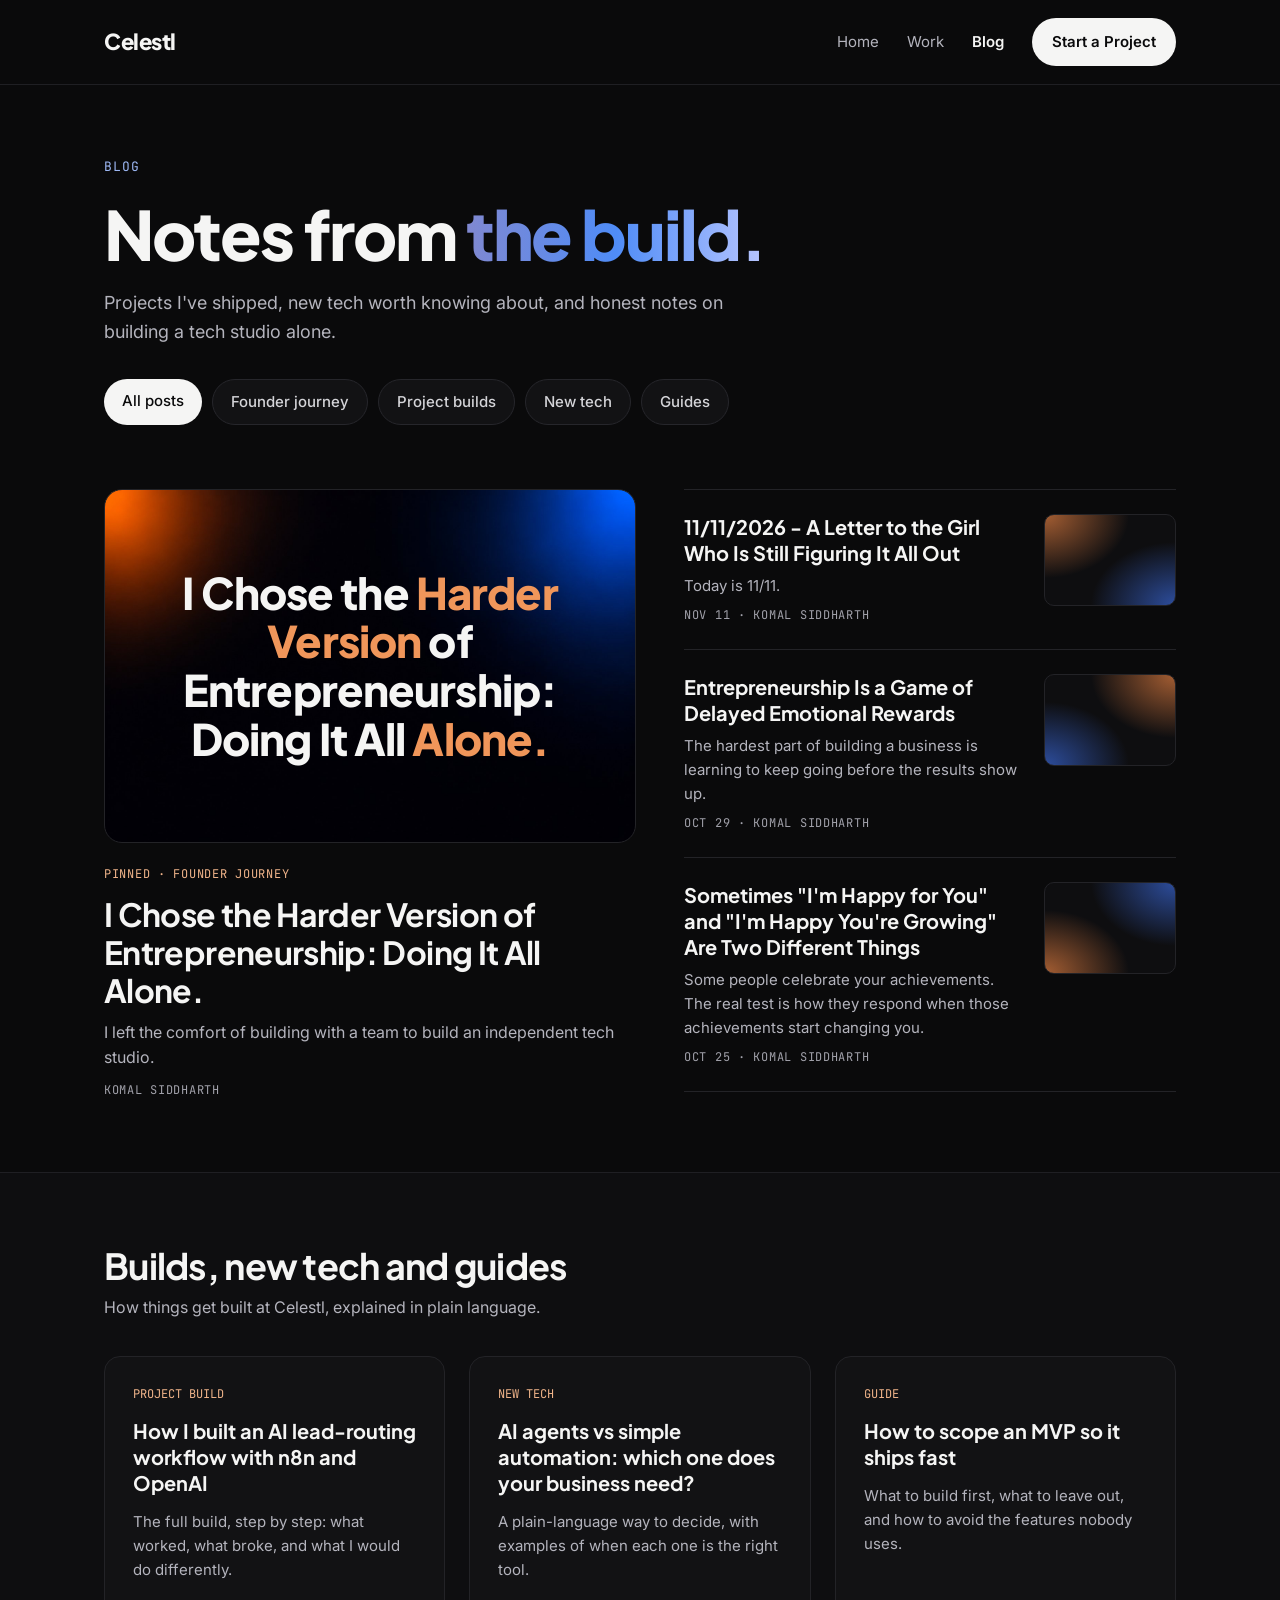
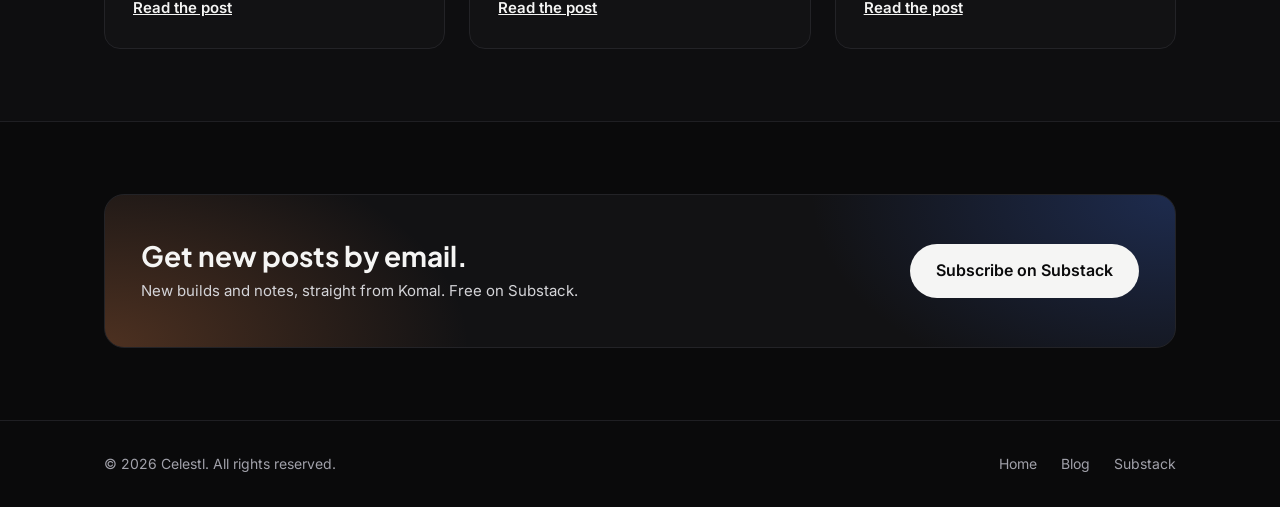
<file: celestl-website/blog/index.html>
<!DOCTYPE html>
<html lang="en">
<head>
<meta charset="utf-8">
<meta name="viewport" content="width=device-width, initial-scale=1">
<title>Blog: Notes from the Build | Celestl</title>
<meta name="description" content="Project builds, new tech explained in plain language, and honest notes on building a tech studio, by Komal Siddharth of Celestl.">
<link rel="canonical" href="https://www.celestl.in/blog/">
<meta property="og:type" content="website">
<meta property="og:title" content="Blog: Notes from the Build | Celestl">
<meta property="og:description" content="Project builds, new tech explained in plain language, and honest notes on building a tech studio, by Komal Siddharth of Celestl.">
<meta property="og:url" content="https://www.celestl.in/blog/">
<meta property="og:image" content="https://www.celestl.in/assets/glow.jpg">
<meta name="twitter:card" content="summary_large_image">
<meta name="theme-color" content="#0A0A0B">
<link rel="preconnect" href="https://fonts.googleapis.com">
<link rel="preconnect" href="https://fonts.gstatic.com" crossorigin>
<link href="https://fonts.googleapis.com/css2?family=Plus+Jakarta+Sans:wght@500;700;800&family=Inter:wght@400;500;600&family=JetBrains+Mono:wght@400;500&display=swap" rel="stylesheet">
<link rel="stylesheet" href="../css/style.css">
</head>
<body>
<div style="background: #0A0A0B; color: #F5F5F4; font-family: 'Inter', system-ui, sans-serif; font-size: 16px; line-height: 1.6">
<header style="border-bottom: 1px solid #1F1F23">
<div style="max-width: 1120px; margin: 0 auto; padding: 18px 24px; display: flex; flex-wrap: wrap; align-items: center; justify-content: space-between; gap: 16px">
<a href="../index.html" style="font-family: 'Plus Jakarta Sans', sans-serif; font-weight: 800; font-size: 22px; letter-spacing: -0.02em; text-decoration: none; color: #F5F5F4">Celestl</a>
<nav style="display: flex; flex-wrap: wrap; align-items: center; gap: 28px; font-size: 15px">
<a href="../index.html" style="text-decoration: none; color: #B4B4BD">Home</a>
<a href="../index.html#work" style="text-decoration: none; color: #B4B4BD">Work</a>
<a href="../blog/index.html" style="text-decoration: none; color: #F5F5F4; font-weight: 600">Blog</a>
<a href="../index.html#contact" style="text-decoration: none; background: #F5F5F4; color: #0A0A0B; font-weight: 600; padding: 12px 20px; border-radius: 999px">Start a Project</a>
</nav>
</div>
</header>
<main>
<section style="max-width: 1120px; margin: 0 auto; padding: 72px 24px 40px; display: flex; flex-direction: column; gap: 20px">
<div style="font-family: 'JetBrains Mono', monospace; font-size: 13px; letter-spacing: 0.08em; text-transform: uppercase; color: #9DB8F5">Blog</div>
<h1 style="margin: 0; font-family: 'Plus Jakarta Sans', sans-serif; font-weight: 800; font-size: clamp(36px, 5.4vw, 68px); line-height: 1.05; letter-spacing: -0.03em">Notes from <span class="grad">the build.</span></h1>
<p style="margin: 0; font-size: 18px; color: #B4B4BD; max-width: 620px">Projects I've shipped, new tech worth knowing about, and honest notes on building a tech studio alone.</p>
<div style="display: flex; flex-wrap: wrap; gap: 10px; margin-top: 12px"><a href="#latest" style="text-decoration: none; padding: 10px 18px; border-radius: 999px; font-size: 15px; font-weight: 500; background: #F5F5F4; color: #0A0A0B">All posts</a><a href="#latest" style="text-decoration: none; padding: 10px 18px; border-radius: 999px; font-size: 15px; font-weight: 500; background: #121214; color: #D4D4D8; border: 1px solid #26262B">Founder journey</a><a href="#builds" style="text-decoration: none; padding: 10px 18px; border-radius: 999px; font-size: 15px; font-weight: 500; background: #121214; color: #D4D4D8; border: 1px solid #26262B">Project builds</a><a href="#builds" style="text-decoration: none; padding: 10px 18px; border-radius: 999px; font-size: 15px; font-weight: 500; background: #121214; color: #D4D4D8; border: 1px solid #26262B">New tech</a><a href="#builds" style="text-decoration: none; padding: 10px 18px; border-radius: 999px; font-size: 15px; font-weight: 500; background: #121214; color: #D4D4D8; border: 1px solid #26262B">Guides</a></div>
</section>
<section id="latest" style="max-width: 1120px; margin: 0 auto; padding: 24px 24px 72px; display: flex; flex-wrap: wrap; gap: 48px">
<a href="https://celestl.substack.com" style="flex: 1 1 460px; min-width: 0; text-decoration: none; color: #F5F5F4; display: flex; flex-direction: column; gap: 22px">
<div class="feat" style="background: #0A0A0B url(../assets/glow.jpg) center / cover no-repeat; aspect-ratio: 3 / 2; border-radius: 18px; border: 1px solid #232327; display: flex; align-items: center; justify-content: center; text-align: center; padding: 32px; box-sizing: border-box">
<div style="font-family: 'Plus Jakarta Sans', sans-serif; font-weight: 800; font-size: clamp(26px, 3.4vw, 44px); line-height: 1.12; letter-spacing: -0.02em">I Chose the <span style="color: #F0965A">Harder Version</span> of Entrepreneurship: Doing It All <span style="color: #F0965A">Alone.</span></div>
</div>
<div style="display: flex; flex-direction: column; gap: 10px">
<div style="font-family: 'JetBrains Mono', monospace; font-size: 12px; letter-spacing: 0.06em; color: #F0B48A">PINNED · FOUNDER JOURNEY</div>
<h2 style="margin: 0; font-family: 'Plus Jakarta Sans', sans-serif; font-weight: 700; font-size: clamp(24px, 2.8vw, 32px); line-height: 1.2; letter-spacing: -0.02em">I Chose the Harder Version of Entrepreneurship: Doing It All Alone.</h2>
<p style="margin: 0; color: #B4B4BD">I left the comfort of building with a team to build an independent tech studio.</p>
<div style="font-family: 'JetBrains Mono', monospace; font-size: 12px; letter-spacing: 0.06em; color: #A1A1AA">KOMAL SIDDHARTH</div>
</div>
</a>
<div style="flex: 1 1 420px; min-width: 0; display: flex; flex-direction: column">
<a href="https://celestl.substack.com" style="display: flex; gap: 20px; align-items: flex-start; text-decoration: none; color: #F5F5F4; padding: 24px 0; border-top: 1px solid #232327;">
<div style="flex: 1 1 0; min-width: 0; display: flex; flex-direction: column; gap: 8px">
<h3 style="margin: 0; font-family: 'Plus Jakarta Sans', sans-serif; font-weight: 700; font-size: 20px; line-height: 1.3">11/11/2026 - A Letter to the Girl Who Is Still Figuring It All Out</h3>
<p style="margin: 0; font-size: 15px; color: #B4B4BD">Today is 11/11.</p>
<div style="font-family: 'JetBrains Mono', monospace; font-size: 12px; letter-spacing: 0.06em; color: #A1A1AA">NOV 11 · KOMAL SIDDHARTH</div>
</div>
<div aria-hidden="true" style="flex: 0 0 132px; height: 92px; border-radius: 10px; border: 1px solid #232327; background: radial-gradient(120px 90px at 0% 0%, rgba(214,120,62,0.75), transparent 70%), radial-gradient(120px 90px at 100% 100%, rgba(52,92,190,0.8), transparent 70%), #0E0E10"></div>
</a>
<a href="https://celestl.substack.com" style="display: flex; gap: 20px; align-items: flex-start; text-decoration: none; color: #F5F5F4; padding: 24px 0; border-top: 1px solid #232327;">
<div style="flex: 1 1 0; min-width: 0; display: flex; flex-direction: column; gap: 8px">
<h3 style="margin: 0; font-family: 'Plus Jakarta Sans', sans-serif; font-weight: 700; font-size: 20px; line-height: 1.3">Entrepreneurship Is a Game of Delayed Emotional Rewards</h3>
<p style="margin: 0; font-size: 15px; color: #B4B4BD">The hardest part of building a business is learning to keep going before the results show up.</p>
<div style="font-family: 'JetBrains Mono', monospace; font-size: 12px; letter-spacing: 0.06em; color: #A1A1AA">OCT 29 · KOMAL SIDDHARTH</div>
</div>
<div aria-hidden="true" style="flex: 0 0 132px; height: 92px; border-radius: 10px; border: 1px solid #232327; background: radial-gradient(120px 90px at 100% 0%, rgba(214,120,62,0.75), transparent 70%), radial-gradient(120px 90px at 0% 100%, rgba(52,92,190,0.8), transparent 70%), #0E0E10"></div>
</a>
<a href="https://celestl.substack.com" style="display: flex; gap: 20px; align-items: flex-start; text-decoration: none; color: #F5F5F4; padding: 24px 0; border-top: 1px solid #232327; border-bottom: 1px solid #232327;">
<div style="flex: 1 1 0; min-width: 0; display: flex; flex-direction: column; gap: 8px">
<h3 style="margin: 0; font-family: 'Plus Jakarta Sans', sans-serif; font-weight: 700; font-size: 20px; line-height: 1.3">Sometimes "I'm Happy for You" and "I'm Happy You're Growing" Are Two Different Things</h3>
<p style="margin: 0; font-size: 15px; color: #B4B4BD">Some people celebrate your achievements. The real test is how they respond when those achievements start changing you.</p>
<div style="font-family: 'JetBrains Mono', monospace; font-size: 12px; letter-spacing: 0.06em; color: #A1A1AA">OCT 25 · KOMAL SIDDHARTH</div>
</div>
<div aria-hidden="true" style="flex: 0 0 132px; height: 92px; border-radius: 10px; border: 1px solid #232327; background: radial-gradient(120px 90px at 0% 100%, rgba(214,120,62,0.75), transparent 70%), radial-gradient(120px 90px at 100% 0%, rgba(52,92,190,0.8), transparent 70%), #0E0E10"></div>
</a>
</div>
</section>
<section id="builds" style="background: #0E0E10; border-top: 1px solid #1F1F23; border-bottom: 1px solid #1F1F23">
<div style="max-width: 1120px; margin: 0 auto; padding: 72px 24px; display: flex; flex-direction: column; gap: 36px">
<div style="display: flex; flex-direction: column; gap: 8px">
<h2 style="margin: 0; font-family: 'Plus Jakarta Sans', sans-serif; font-weight: 700; font-size: clamp(26px, 3.2vw, 36px); line-height: 1.15; letter-spacing: -0.02em">Builds, new tech and guides</h2>
<p style="margin: 0; color: #B4B4BD">How things get built at Celestl, explained in plain language.</p>
</div>
<div style="display: flex; flex-wrap: wrap; gap: 24px">
<a href="../blog/ai-lead-routing-workflow-n8n-openai.html" style="flex: 1 1 320px; text-decoration: none; color: #F5F5F4; background: #121214; border: 1px solid #232327; border-radius: 16px; padding: 28px; display: flex; flex-direction: column; gap: 14px">
<div style="font-family: 'JetBrains Mono', monospace; font-size: 12px; color: #F0B48A">PROJECT BUILD</div>
<h3 style="margin: 0; font-family: 'Plus Jakarta Sans', sans-serif; font-weight: 700; font-size: 20px; line-height: 1.3">How I built an AI lead-routing workflow with n8n and OpenAI</h3>
<p style="margin: 0; font-size: 15px; color: #B4B4BD">The full build, step by step: what worked, what broke, and what I would do differently.</p>
<span style="margin-top: auto; font-size: 15px; font-weight: 600; text-decoration: underline">Read the post</span>
</a>
<a href="../blog/ai-lead-routing-workflow-n8n-openai.html" style="flex: 1 1 320px; text-decoration: none; color: #F5F5F4; background: #121214; border: 1px solid #232327; border-radius: 16px; padding: 28px; display: flex; flex-direction: column; gap: 14px">
<div style="font-family: 'JetBrains Mono', monospace; font-size: 12px; color: #F0B48A">NEW TECH</div>
<h3 style="margin: 0; font-family: 'Plus Jakarta Sans', sans-serif; font-weight: 700; font-size: 20px; line-height: 1.3">AI agents vs simple automation: which one does your business need?</h3>
<p style="margin: 0; font-size: 15px; color: #B4B4BD">A plain-language way to decide, with examples of when each one is the right tool.</p>
<span style="margin-top: auto; font-size: 15px; font-weight: 600; text-decoration: underline">Read the post</span>
</a>
<a href="../blog/ai-lead-routing-workflow-n8n-openai.html" style="flex: 1 1 320px; text-decoration: none; color: #F5F5F4; background: #121214; border: 1px solid #232327; border-radius: 16px; padding: 28px; display: flex; flex-direction: column; gap: 14px">
<div style="font-family: 'JetBrains Mono', monospace; font-size: 12px; color: #F0B48A">GUIDE</div>
<h3 style="margin: 0; font-family: 'Plus Jakarta Sans', sans-serif; font-weight: 700; font-size: 20px; line-height: 1.3">How to scope an MVP so it ships fast</h3>
<p style="margin: 0; font-size: 15px; color: #B4B4BD">What to build first, what to leave out, and how to avoid the features nobody uses.</p>
<span style="margin-top: auto; font-size: 15px; font-weight: 600; text-decoration: underline">Read the post</span>
</a>
</div>
</div>
</section>
<section style="max-width: 1120px; margin: 0 auto; padding: 72px 24px">
<div style="background: radial-gradient(520px 300px at 0% 100%, rgba(214,120,62,0.30), transparent 70%), radial-gradient(520px 300px at 100% 0%, rgba(52,92,190,0.34), transparent 70%), #121214; border: 1px solid #232327; border-radius: 20px; padding: 44px 36px; display: flex; flex-wrap: wrap; align-items: center; justify-content: space-between; gap: 24px">
<div style="flex: 1 1 340px; display: flex; flex-direction: column; gap: 6px"><div style="font-family: 'Plus Jakarta Sans', sans-serif; font-weight: 700; font-size: 28px; line-height: 1.2">Get new posts by email.</div><div style="font-size: 15px; color: #D4D4D8">New builds and notes, straight from Komal. Free on Substack.</div></div>
<a href="https://celestl.substack.com" style="text-decoration: none; background: #F5F5F4; color: #0A0A0B; font-weight: 600; padding: 14px 26px; border-radius: 999px">Subscribe on Substack</a>
</div>
</section>
</main>
<footer style="border-top: 1px solid #1F1F23">
<div style="max-width: 1120px; margin: 0 auto; padding: 32px 24px; display: flex; flex-wrap: wrap; justify-content: space-between; gap: 16px; font-size: 14px; color: #A1A1AA">
<div>© 2026 Celestl. All rights reserved.</div>
<div style="display: flex; flex-wrap: wrap; gap: 24px"><a href="../index.html" style="color: #A1A1AA; text-decoration: none">Home</a><a href="../blog/index.html" style="color: #A1A1AA; text-decoration: none">Blog</a><a href="https://celestl.substack.com" style="color: #A1A1AA; text-decoration: none">Substack</a></div>
</div>
</footer>
</div>
<script src="../js/main.js" defer></script>
</body>
</html>
</file>
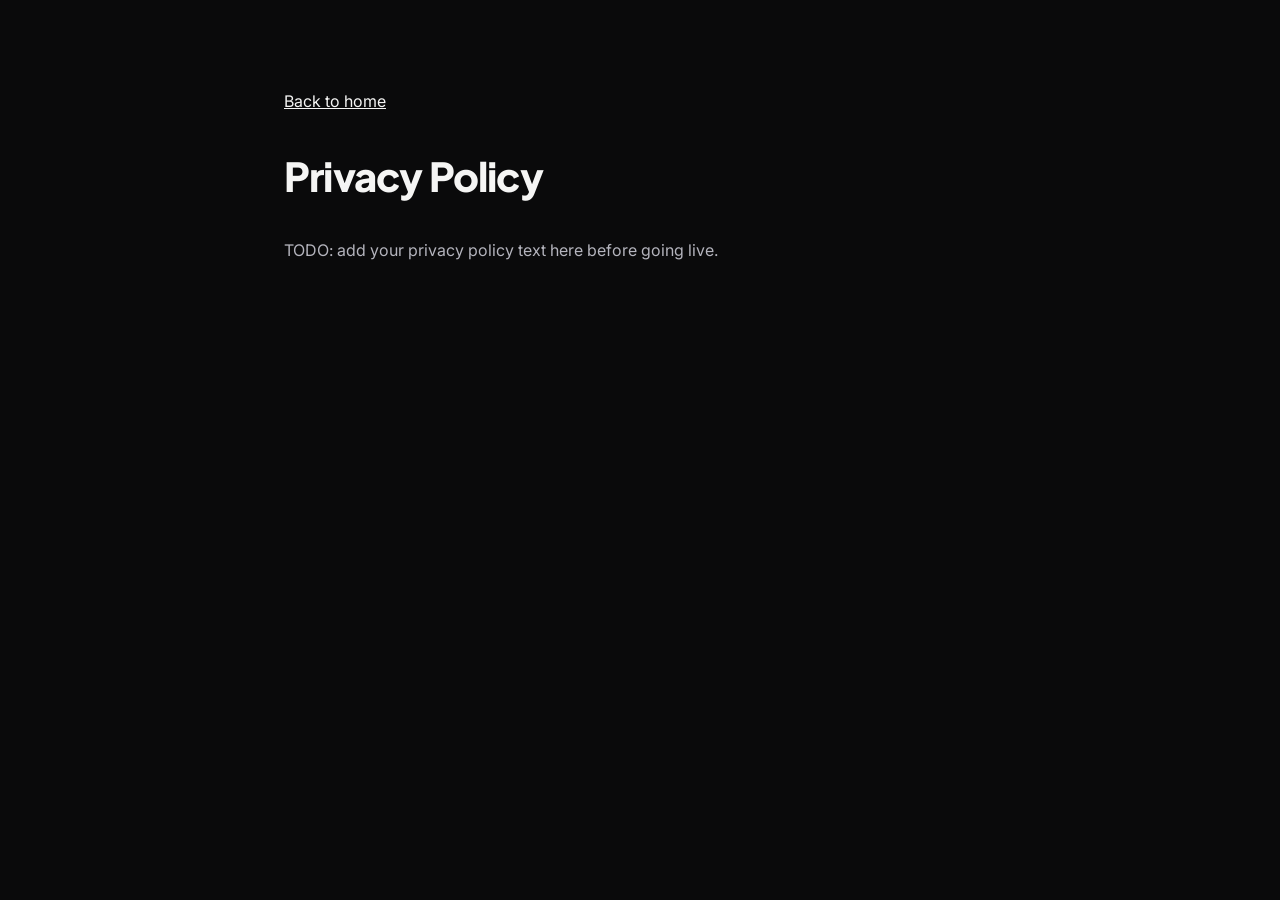
<file: celestl-website/privacy.html>
<!DOCTYPE html>
<html lang="en"><head><meta charset="utf-8"><meta name="viewport" content="width=device-width, initial-scale=1"><title>Privacy Policy | Celestl</title><meta name="robots" content="noindex"><link href="https://fonts.googleapis.com/css2?family=Plus+Jakarta+Sans:wght@700;800&family=Inter:wght@400;500&display=swap" rel="stylesheet"><link rel="stylesheet" href="css/style.css"></head>
<body><main style="max-width: 760px; margin: 0 auto; padding: 72px 24px; color: #F5F5F4; font-family: 'Inter', system-ui, sans-serif; line-height: 1.7"><p><a href="index.html">Back to home</a></p><h1 style="font-family: 'Plus Jakarta Sans', sans-serif; font-weight: 800; font-size: 40px; letter-spacing: -0.02em">Privacy Policy</h1><p style="color: #B4B4BD">TODO: add your privacy policy text here before going live.</p></main></body></html>
</file>
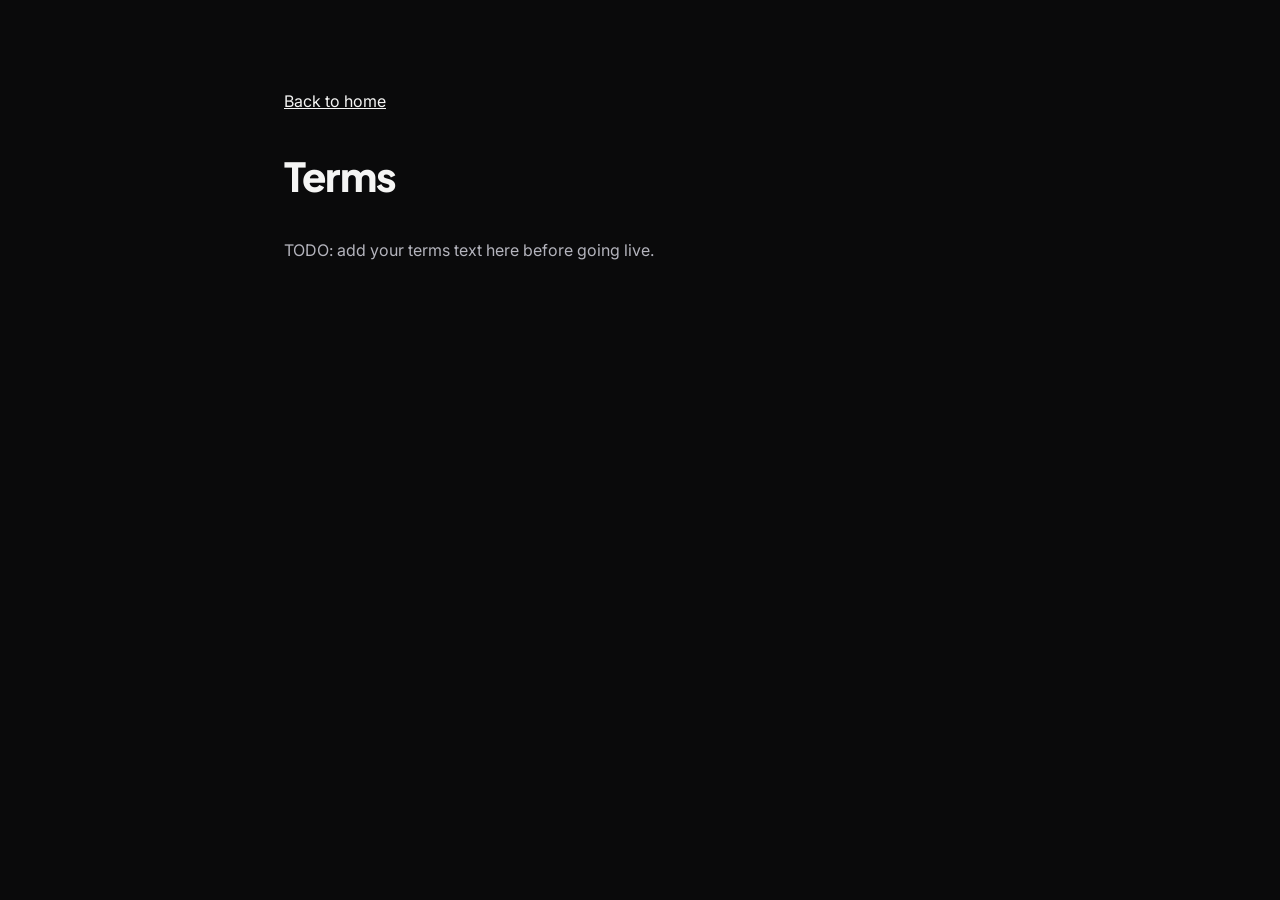
<file: celestl-website/terms.html>
<!DOCTYPE html>
<html lang="en"><head><meta charset="utf-8"><meta name="viewport" content="width=device-width, initial-scale=1"><title>Terms | Celestl</title><meta name="robots" content="noindex"><link href="https://fonts.googleapis.com/css2?family=Plus+Jakarta+Sans:wght@700;800&family=Inter:wght@400;500&display=swap" rel="stylesheet"><link rel="stylesheet" href="css/style.css"></head>
<body><main style="max-width: 760px; margin: 0 auto; padding: 72px 24px; color: #F5F5F4; font-family: 'Inter', system-ui, sans-serif; line-height: 1.7"><p><a href="index.html">Back to home</a></p><h1 style="font-family: 'Plus Jakarta Sans', sans-serif; font-weight: 800; font-size: 40px; letter-spacing: -0.02em">Terms</h1><p style="color: #B4B4BD">TODO: add your terms text here before going live.</p></main></body></html>
</file>
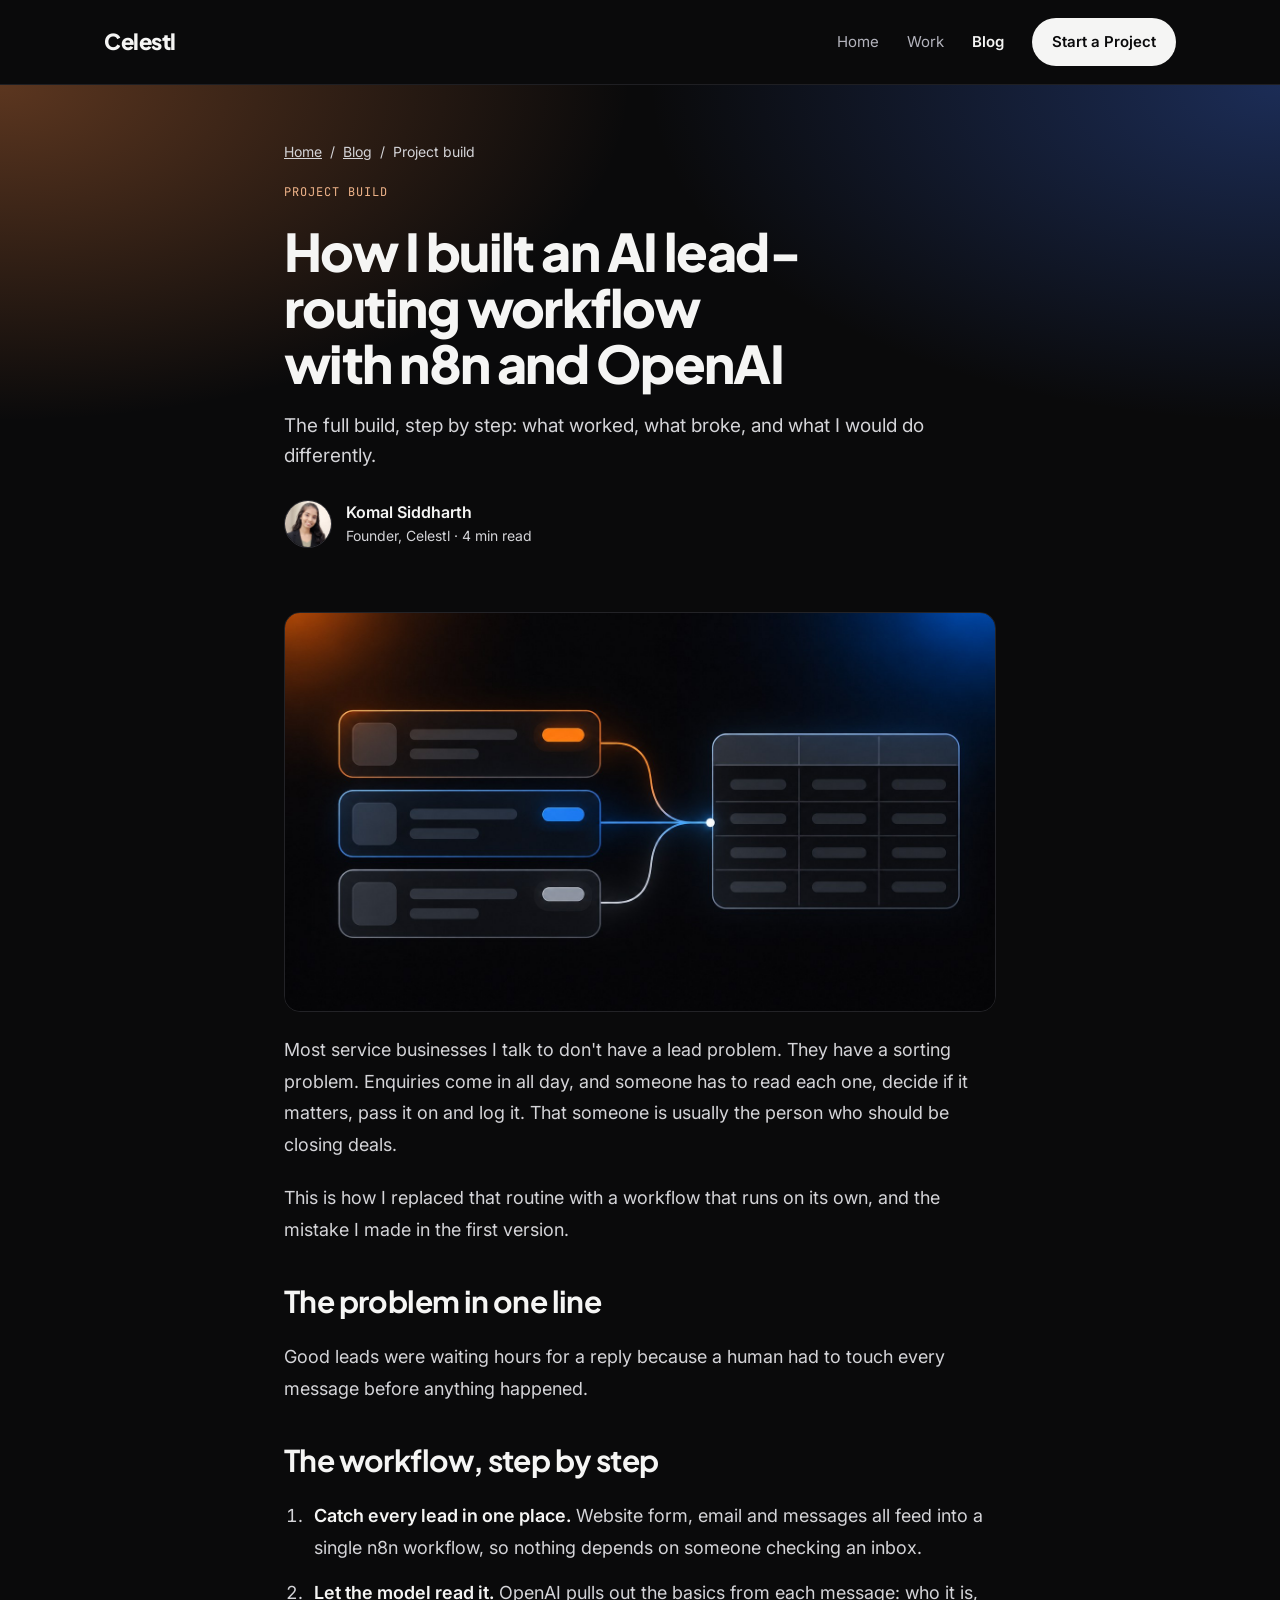
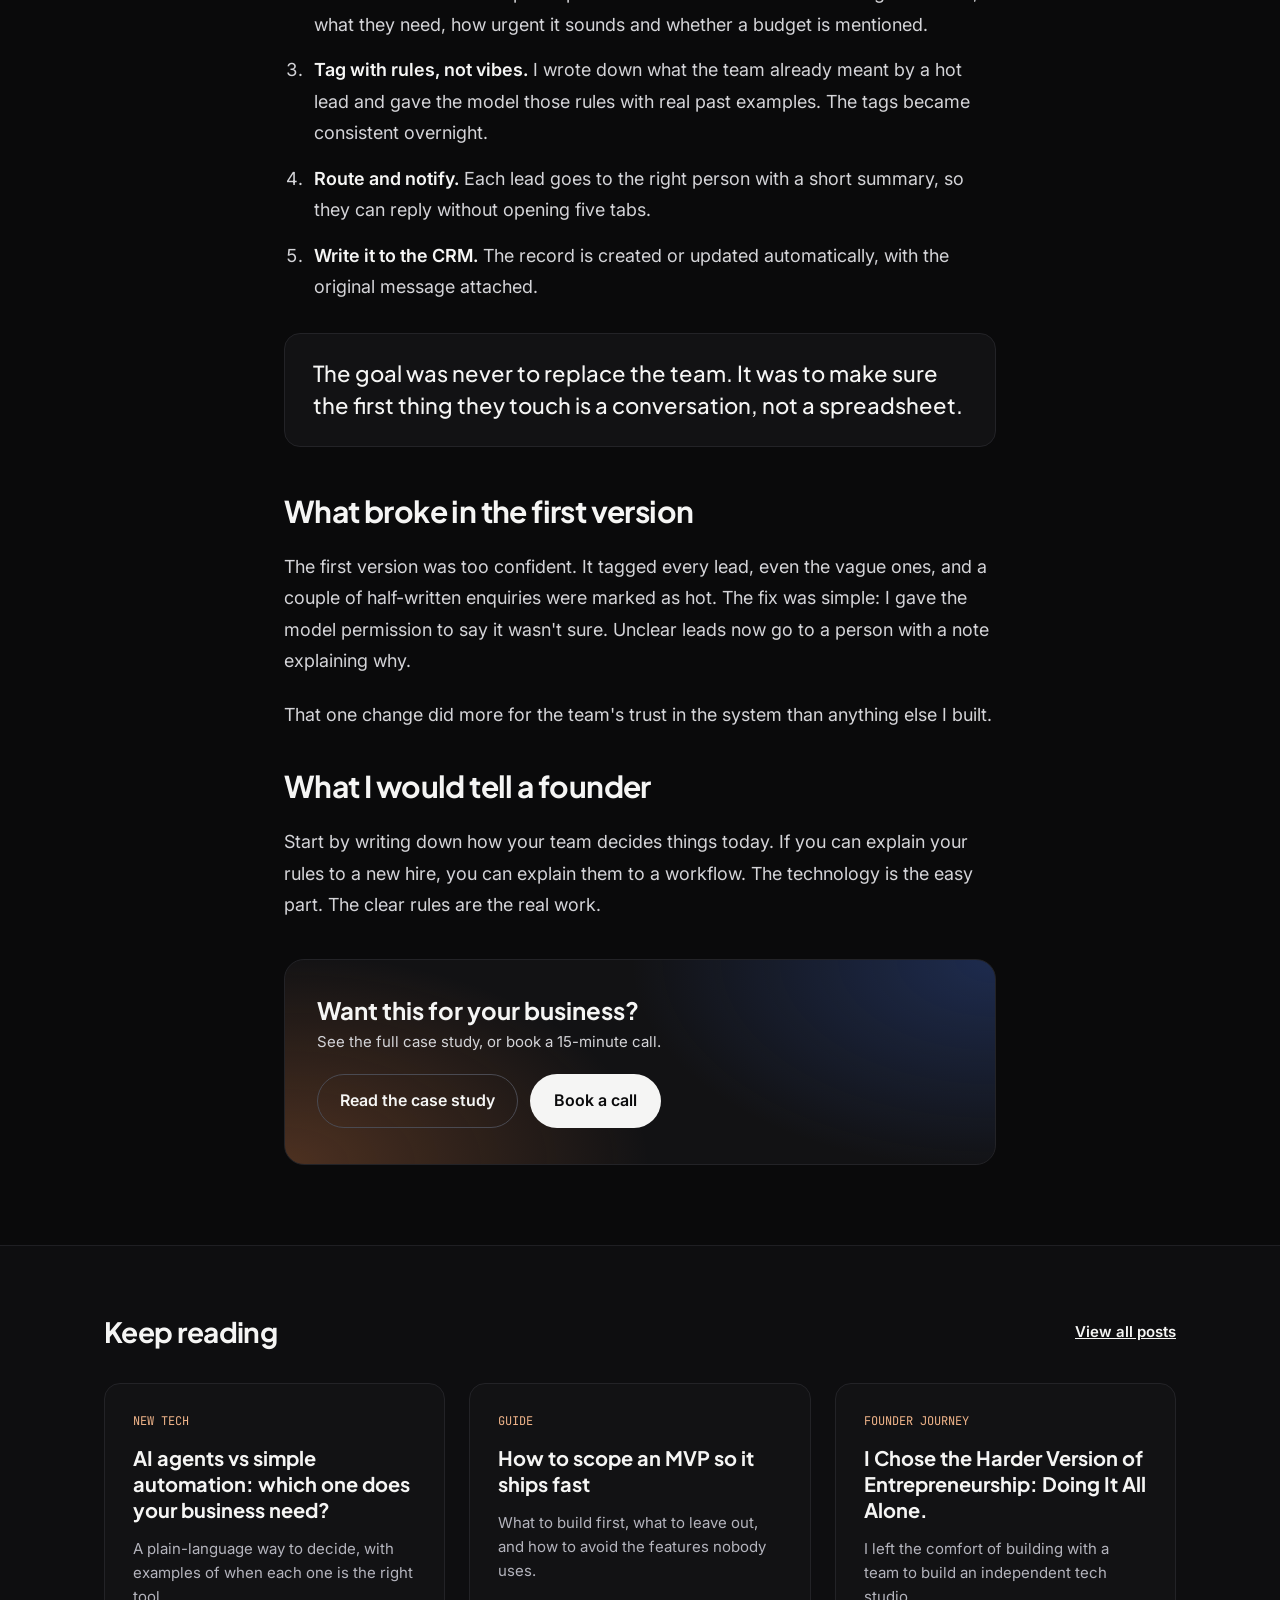
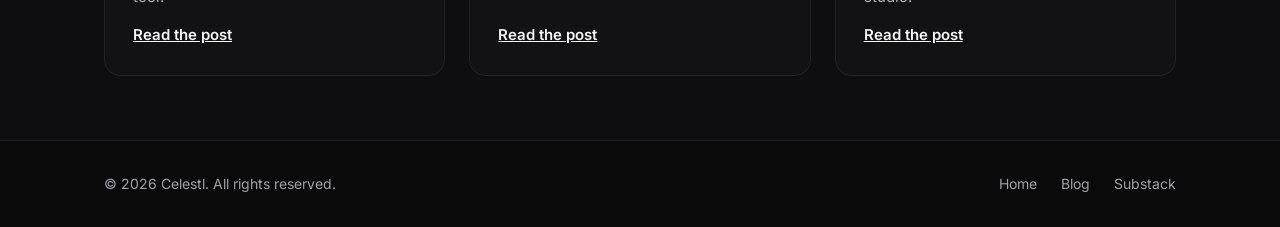
<file: celestl-website/blog/ai-lead-routing-workflow-n8n-openai.html>
<!DOCTYPE html>
<html lang="en">
<head>
<meta charset="utf-8">
<meta name="viewport" content="width=device-width, initial-scale=1">
<title>How I Built an AI Lead-Routing Workflow with n8n and OpenAI | Celestl</title>
<meta name="description" content="A step-by-step look at building an AI workflow that reads, tags and routes leads and updates the CRM, including what broke in the first version.">
<link rel="canonical" href="https://www.celestl.in/blog/ai-lead-routing-workflow-n8n-openai.html">
<meta property="og:type" content="website">
<meta property="og:title" content="How I Built an AI Lead-Routing Workflow with n8n and OpenAI | Celestl">
<meta property="og:description" content="A step-by-step look at building an AI workflow that reads, tags and routes leads and updates the CRM, including what broke in the first version.">
<meta property="og:url" content="https://www.celestl.in/blog/ai-lead-routing-workflow-n8n-openai.html">
<meta property="og:image" content="https://www.celestl.in/assets/glow.jpg">
<meta name="twitter:card" content="summary_large_image">
<meta name="theme-color" content="#0A0A0B">
<link rel="preconnect" href="https://fonts.googleapis.com">
<link rel="preconnect" href="https://fonts.gstatic.com" crossorigin>
<link href="https://fonts.googleapis.com/css2?family=Plus+Jakarta+Sans:wght@500;700;800&family=Inter:wght@400;500;600&family=JetBrains+Mono:wght@400;500&display=swap" rel="stylesheet">
<link rel="stylesheet" href="../css/style.css">
<script type="application/ld+json">{"@context": "https://schema.org", "@type": "Article", "headline": "How I built an AI lead-routing workflow with n8n and OpenAI", "author": {"@type": "Person", "name": "Komal Siddharth"}, "publisher": {"@type": "Organization", "name": "Celestl"}, "mainEntityOfPage": "https://www.celestl.in/blog/ai-lead-routing-workflow-n8n-openai.html"}</script>
</head>
<body>
<div style="background: #0A0A0B; color: #F5F5F4; font-family: 'Inter', system-ui, sans-serif; font-size: 16px; line-height: 1.6">
<header style="border-bottom: 1px solid #1F1F23">
<div style="max-width: 1120px; margin: 0 auto; padding: 18px 24px; display: flex; flex-wrap: wrap; align-items: center; justify-content: space-between; gap: 16px">
<a href="../index.html" style="font-family: 'Plus Jakarta Sans', sans-serif; font-weight: 800; font-size: 22px; letter-spacing: -0.02em; text-decoration: none; color: #F5F5F4">Celestl</a>
<nav style="display: flex; flex-wrap: wrap; align-items: center; gap: 28px; font-size: 15px">
<a href="../index.html" style="text-decoration: none; color: #B4B4BD">Home</a>
<a href="../index.html#work" style="text-decoration: none; color: #B4B4BD">Work</a>
<a href="../blog/index.html" style="text-decoration: none; color: #F5F5F4; font-weight: 600">Blog</a>
<a href="../index.html#contact" style="text-decoration: none; background: #F5F5F4; color: #0A0A0B; font-weight: 600; padding: 12px 20px; border-radius: 999px">Start a Project</a>
</nav>
</div>
</header>
<main>
<article>
<header style="background: radial-gradient(900px 480px at 0% 0%, rgba(214,120,62,0.40), transparent 70%), radial-gradient(900px 480px at 100% 0%, rgba(52,92,190,0.42), transparent 70%)">
<div style="max-width: 760px; margin: 0 auto; padding: 56px 24px 48px; display: flex; flex-direction: column; gap: 20px">
<nav aria-label="Breadcrumb" style="display: flex; flex-wrap: wrap; gap: 8px; font-size: 14px; color: #D4D4D8"><a href="../index.html" style="color: #D4D4D8">Home</a><span aria-hidden="true">/</span><a href="../blog/index.html" style="color: #D4D4D8">Blog</a><span aria-hidden="true">/</span><span>Project build</span></nav>
<div style="font-family: 'JetBrains Mono', monospace; font-size: 12px; letter-spacing: 0.08em; color: #F0B48A">PROJECT BUILD</div>
<h1 style="margin: 0; font-family: 'Plus Jakarta Sans', sans-serif; font-weight: 800; font-size: clamp(32px, 4.6vw, 52px); line-height: 1.08; letter-spacing: -0.03em; text-wrap: balance">How I built an AI lead-routing workflow with n8n and OpenAI</h1>
<p style="margin: 0; font-size: 19px; color: #D4D4D8">The full build, step by step: what worked, what broke, and what I would do differently.</p>
<div style="display: flex; align-items: center; gap: 14px; margin-top: 8px">
<img src="../assets/komal-siddharth.png" alt="Komal Siddharth" style="width: 48px; height: 48px; border-radius: 999px; object-fit: cover; border: 1px solid #2E2E34">
<div><div style="font-weight: 600">Komal Siddharth</div><div style="font-size: 14px; color: #D4D4D8">Founder, Celestl · 4 min read</div></div>
</div>
</div>
</header>
<div style="max-width: 760px; margin: 0 auto; padding: 16px 24px 80px; display: flex; flex-direction: column; gap: 22px; font-size: 18px; line-height: 1.75">
<img src="../assets/case-automation.jpg" alt="Illustration of leads being tagged and routed into a CRM table" style="display: block; width: 100%; aspect-ratio: 16 / 9; object-fit: cover; border-radius: 16px; border: 1px solid #232327">
<p style="margin: 0; color: #D4D4D8">Most service businesses I talk to don't have a lead problem. They have a sorting problem. Enquiries come in all day, and someone has to read each one, decide if it matters, pass it on and log it. That someone is usually the person who should be closing deals.</p>
<p style="margin: 0; color: #D4D4D8">This is how I replaced that routine with a workflow that runs on its own, and the mistake I made in the first version.</p>
<h2 style="margin: 16px 0 0; font-family: 'Plus Jakarta Sans', sans-serif; font-weight: 700; font-size: clamp(24px, 3vw, 30px); line-height: 1.2; letter-spacing: -0.02em">The problem in one line</h2>
<p style="margin: 0; color: #D4D4D8">Good leads were waiting hours for a reply because a human had to touch every message before anything happened.</p>
<h2 style="margin: 16px 0 0; font-family: 'Plus Jakarta Sans', sans-serif; font-weight: 700; font-size: clamp(24px, 3vw, 30px); line-height: 1.2; letter-spacing: -0.02em">The workflow, step by step</h2>
<ol style="margin: 0; padding-left: 24px; color: #D4D4D8; display: flex; flex-direction: column; gap: 14px"><li style="padding-left: 6px"><strong style="color: #F5F5F4; font-weight: 600">Catch every lead in one place.</strong> Website form, email and messages all feed into a single n8n workflow, so nothing depends on someone checking an inbox.</li><li style="padding-left: 6px"><strong style="color: #F5F5F4; font-weight: 600">Let the model read it.</strong> OpenAI pulls out the basics from each message: who it is, what they need, how urgent it sounds and whether a budget is mentioned.</li><li style="padding-left: 6px"><strong style="color: #F5F5F4; font-weight: 600">Tag with rules, not vibes.</strong> I wrote down what the team already meant by a hot lead and gave the model those rules with real past examples. The tags became consistent overnight.</li><li style="padding-left: 6px"><strong style="color: #F5F5F4; font-weight: 600">Route and notify.</strong> Each lead goes to the right person with a short summary, so they can reply without opening five tabs.</li><li style="padding-left: 6px"><strong style="color: #F5F5F4; font-weight: 600">Write it to the CRM.</strong> The record is created or updated automatically, with the original message attached.</li></ol>
<blockquote style="margin: 8px 0; padding: 24px 28px; background: #121214; border: 1px solid #232327; border-radius: 16px; font-family: 'Plus Jakarta Sans', sans-serif; font-weight: 500; font-size: 22px; line-height: 1.45">The goal was never to replace the team. It was to make sure the first thing they touch is a conversation, not a spreadsheet.</blockquote>
<h2 style="margin: 16px 0 0; font-family: 'Plus Jakarta Sans', sans-serif; font-weight: 700; font-size: clamp(24px, 3vw, 30px); line-height: 1.2; letter-spacing: -0.02em">What broke in the first version</h2>
<p style="margin: 0; color: #D4D4D8">The first version was too confident. It tagged every lead, even the vague ones, and a couple of half-written enquiries were marked as hot. The fix was simple: I gave the model permission to say it wasn't sure. Unclear leads now go to a person with a note explaining why.</p>
<p style="margin: 0; color: #D4D4D8">That one change did more for the team's trust in the system than anything else I built.</p>
<h2 style="margin: 16px 0 0; font-family: 'Plus Jakarta Sans', sans-serif; font-weight: 700; font-size: clamp(24px, 3vw, 30px); line-height: 1.2; letter-spacing: -0.02em">What I would tell a founder</h2>
<p style="margin: 0; color: #D4D4D8">Start by writing down how your team decides things today. If you can explain your rules to a new hire, you can explain them to a workflow. The technology is the easy part. The clear rules are the real work.</p>
<div style="margin-top: 16px; background: radial-gradient(520px 300px at 0% 100%, rgba(214,120,62,0.30), transparent 70%), radial-gradient(520px 300px at 100% 0%, rgba(52,92,190,0.34), transparent 70%), #121214; border: 1px solid #232327; border-radius: 20px; padding: 36px 32px; display: flex; flex-wrap: wrap; align-items: center; justify-content: space-between; gap: 20px; font-size: 16px; line-height: 1.6">
<div style="flex: 1 1 300px; display: flex; flex-direction: column; gap: 6px"><div style="font-family: 'Plus Jakarta Sans', sans-serif; font-weight: 700; font-size: 24px; line-height: 1.2">Want this for your business?</div><div style="font-size: 15px; color: #D4D4D8">See the full case study, or book a 15-minute call.</div></div>
<div style="display: flex; flex-wrap: wrap; gap: 12px"><a href="../case-studies/lead-workflow-automation.html" style="text-decoration: none; color: #F5F5F4; font-weight: 600; padding: 13px 22px; border-radius: 999px; border: 1px solid #4A4A52">Read the case study</a><a href="https://cal.com/komal-siddharth-ott6vg/15min" style="text-decoration: none; background: #F5F5F4; color: #0A0A0B; font-weight: 600; padding: 14px 24px; border-radius: 999px">Book a call</a></div>
</div>
</div>
</article>
<section style="background: #0E0E10; border-top: 1px solid #1F1F23">
<div style="max-width: 1120px; margin: 0 auto; padding: 64px 24px; display: flex; flex-direction: column; gap: 28px">
<div style="display: flex; flex-wrap: wrap; align-items: center; justify-content: space-between; gap: 16px"><h2 style="margin: 0; font-family: 'Plus Jakarta Sans', sans-serif; font-weight: 700; font-size: 28px; letter-spacing: -0.02em">Keep reading</h2><a href="../blog/index.html" style="font-weight: 600; font-size: 15px; color: #F5F5F4">View all posts</a></div>
<div style="display: flex; flex-wrap: wrap; gap: 24px">
<a href="../blog/ai-lead-routing-workflow-n8n-openai.html" style="flex: 1 1 320px; text-decoration: none; color: #F5F5F4; background: #121214; border: 1px solid #232327; border-radius: 16px; padding: 28px; display: flex; flex-direction: column; gap: 14px">
<div style="font-family: 'JetBrains Mono', monospace; font-size: 12px; color: #F0B48A">NEW TECH</div>
<h3 style="margin: 0; font-family: 'Plus Jakarta Sans', sans-serif; font-weight: 700; font-size: 20px; line-height: 1.3">AI agents vs simple automation: which one does your business need?</h3>
<p style="margin: 0; font-size: 15px; color: #B4B4BD">A plain-language way to decide, with examples of when each one is the right tool.</p>
<span style="margin-top: auto; font-size: 15px; font-weight: 600; text-decoration: underline">Read the post</span>
</a>
<a href="../blog/ai-lead-routing-workflow-n8n-openai.html" style="flex: 1 1 320px; text-decoration: none; color: #F5F5F4; background: #121214; border: 1px solid #232327; border-radius: 16px; padding: 28px; display: flex; flex-direction: column; gap: 14px">
<div style="font-family: 'JetBrains Mono', monospace; font-size: 12px; color: #F0B48A">GUIDE</div>
<h3 style="margin: 0; font-family: 'Plus Jakarta Sans', sans-serif; font-weight: 700; font-size: 20px; line-height: 1.3">How to scope an MVP so it ships fast</h3>
<p style="margin: 0; font-size: 15px; color: #B4B4BD">What to build first, what to leave out, and how to avoid the features nobody uses.</p>
<span style="margin-top: auto; font-size: 15px; font-weight: 600; text-decoration: underline">Read the post</span>
</a>
<a href="../blog/ai-lead-routing-workflow-n8n-openai.html" style="flex: 1 1 320px; text-decoration: none; color: #F5F5F4; background: #121214; border: 1px solid #232327; border-radius: 16px; padding: 28px; display: flex; flex-direction: column; gap: 14px">
<div style="font-family: 'JetBrains Mono', monospace; font-size: 12px; color: #F0B48A">FOUNDER JOURNEY</div>
<h3 style="margin: 0; font-family: 'Plus Jakarta Sans', sans-serif; font-weight: 700; font-size: 20px; line-height: 1.3">I Chose the Harder Version of Entrepreneurship: Doing It All Alone.</h3>
<p style="margin: 0; font-size: 15px; color: #B4B4BD">I left the comfort of building with a team to build an independent tech studio.</p>
<span style="margin-top: auto; font-size: 15px; font-weight: 600; text-decoration: underline">Read the post</span>
</a>
</div>
</div>
</section>
</main>
<footer style="border-top: 1px solid #1F1F23">
<div style="max-width: 1120px; margin: 0 auto; padding: 32px 24px; display: flex; flex-wrap: wrap; justify-content: space-between; gap: 16px; font-size: 14px; color: #A1A1AA">
<div>© 2026 Celestl. All rights reserved.</div>
<div style="display: flex; flex-wrap: wrap; gap: 24px"><a href="../index.html" style="color: #A1A1AA; text-decoration: none">Home</a><a href="../blog/index.html" style="color: #A1A1AA; text-decoration: none">Blog</a><a href="https://celestl.substack.com" style="color: #A1A1AA; text-decoration: none">Substack</a></div>
</div>
</footer>
</div>
<script src="../js/main.js" defer></script>
</body>
</html>
</file>
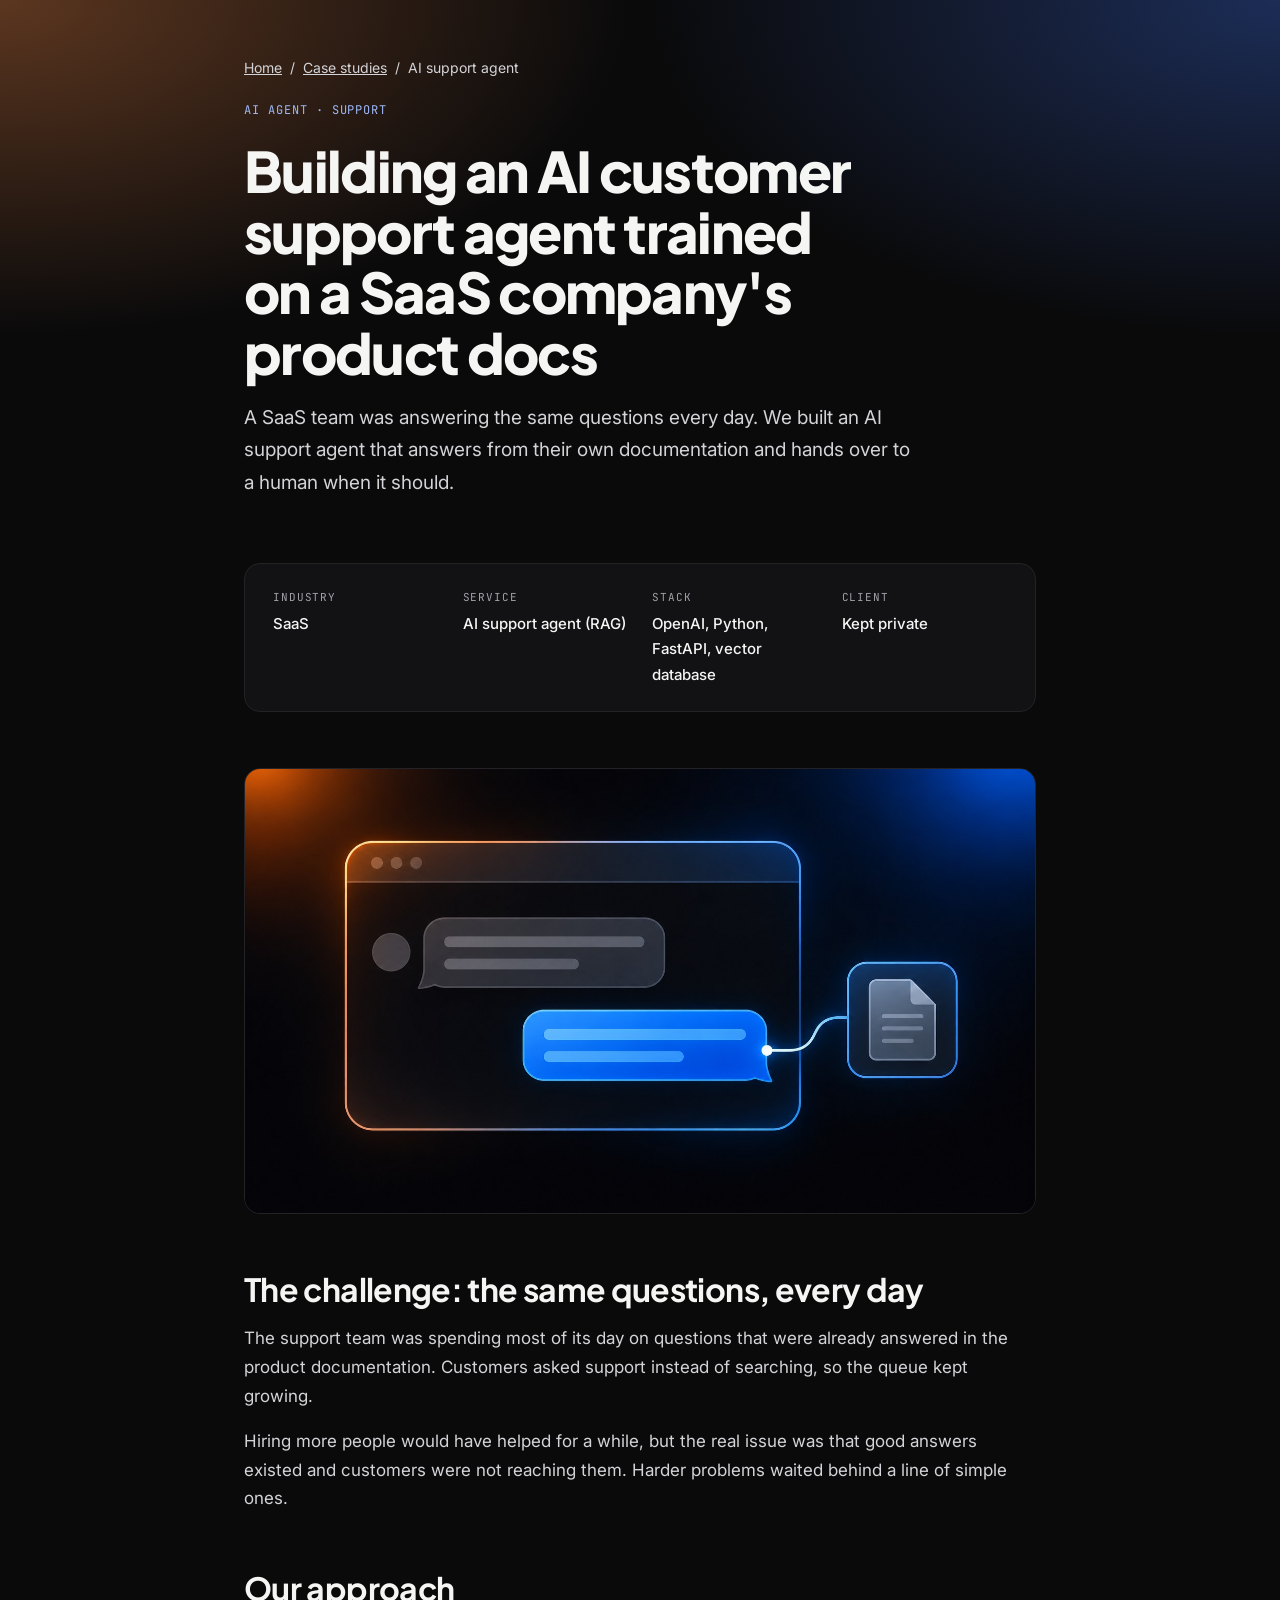
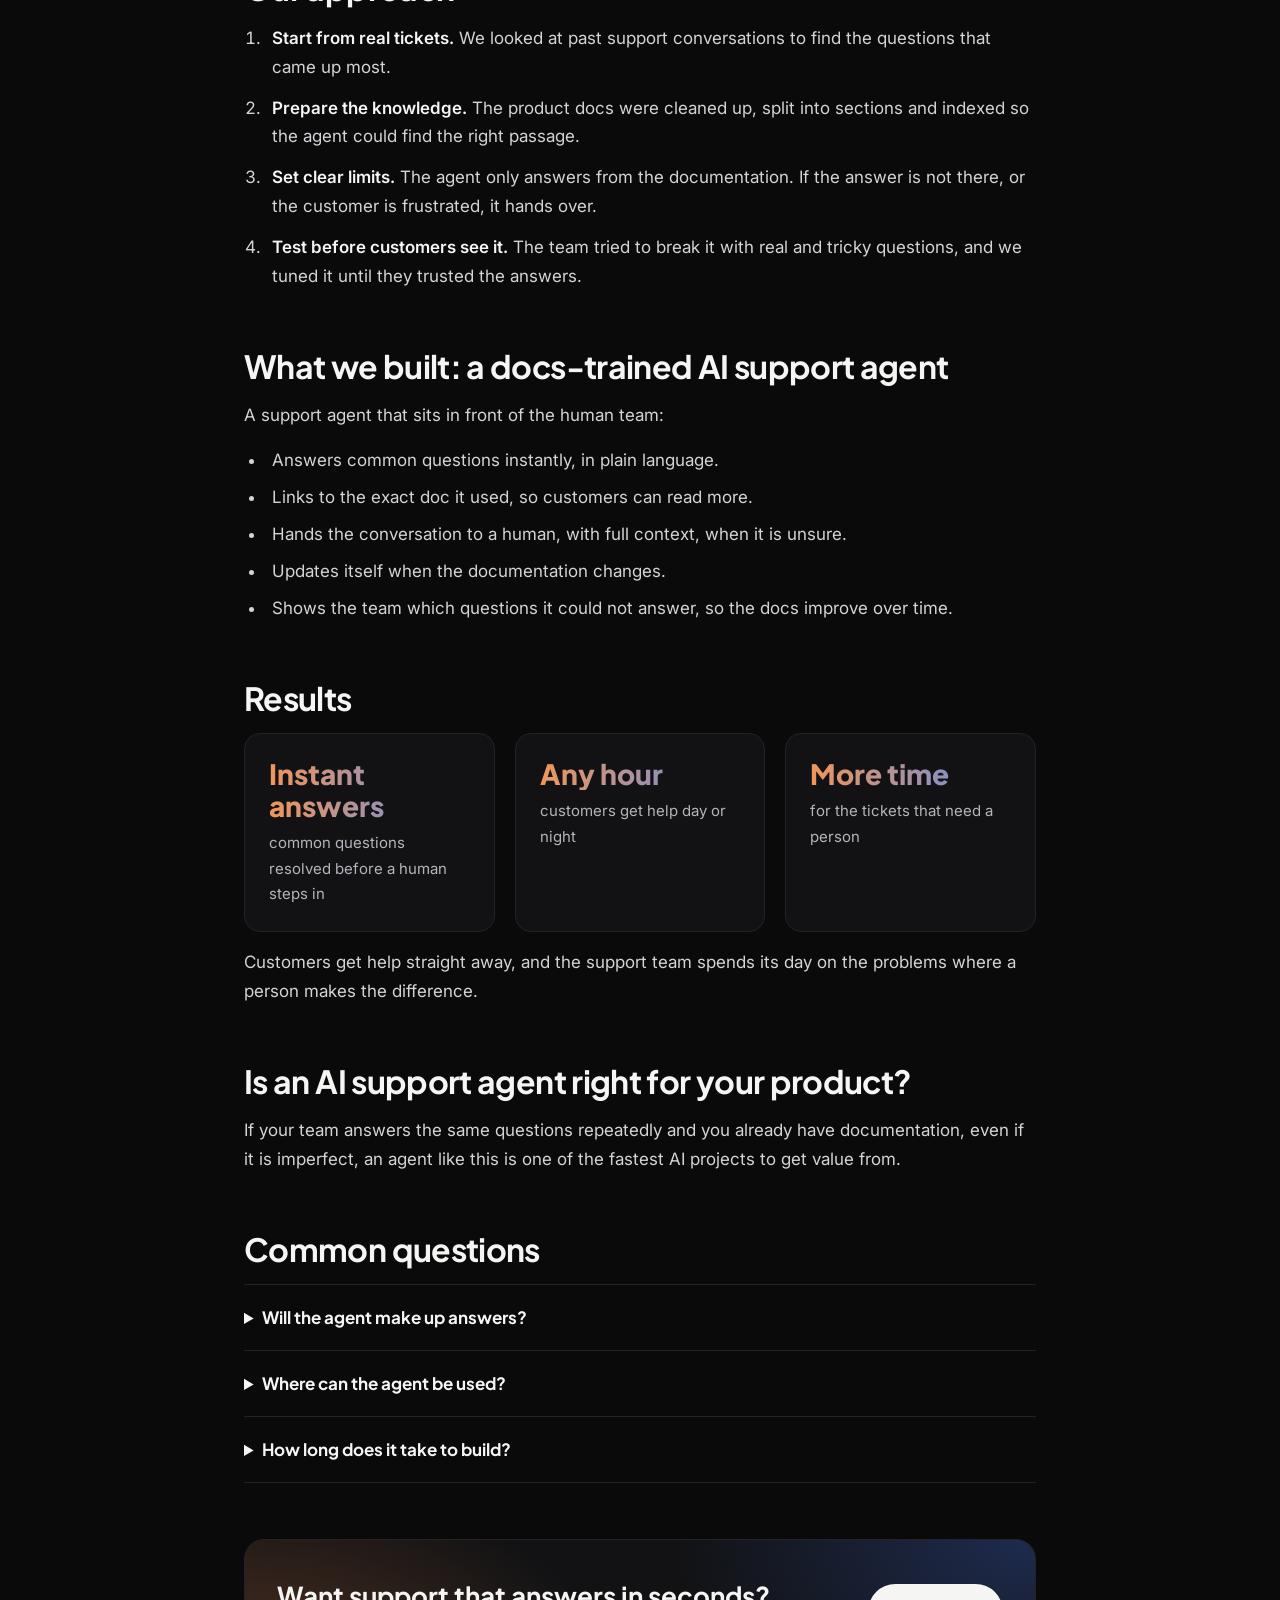
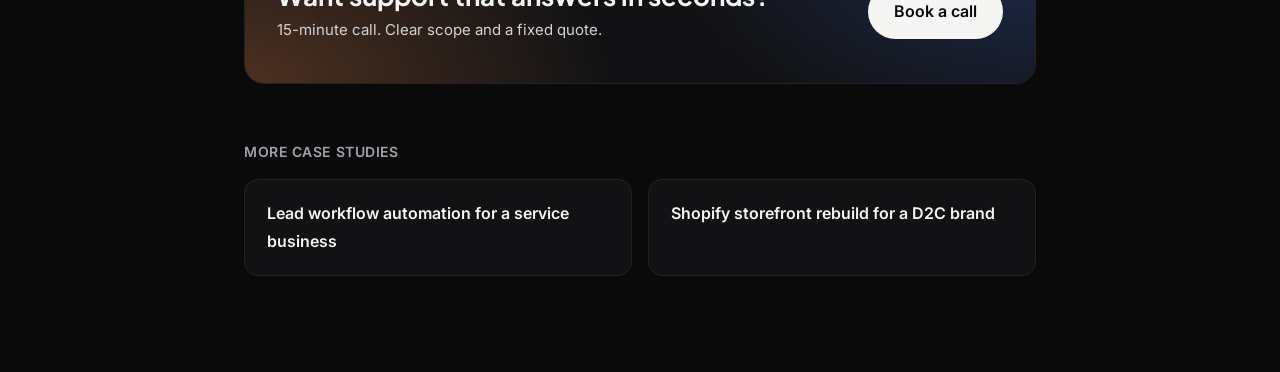
<file: celestl-website/case-studies/ai-support-agent.html>
<!DOCTYPE html>
<html lang="en">
<head>
<meta charset="utf-8">
<meta name="viewport" content="width=device-width, initial-scale=1">
<title>AI Customer Support Agent Case Study (Trained on Docs) | Celestl</title>
<meta name="description" content="How Celestl built an AI support agent trained on a SaaS company&#x27;s product docs to answer common questions instantly. See the approach and results.">
<link rel="canonical" href="https://www.celestl.in/case-studies/ai-support-agent.html">
<meta property="og:type" content="website">
<meta property="og:title" content="AI Customer Support Agent Case Study (Trained on Docs) | Celestl">
<meta property="og:description" content="How Celestl built an AI support agent trained on a SaaS company&#x27;s product docs to answer common questions instantly. See the approach and results.">
<meta property="og:url" content="https://www.celestl.in/case-studies/ai-support-agent.html">
<meta property="og:image" content="https://www.celestl.in/assets/glow.jpg">
<meta name="twitter:card" content="summary_large_image">
<meta name="theme-color" content="#0A0A0B">
<link rel="preconnect" href="https://fonts.googleapis.com">
<link rel="preconnect" href="https://fonts.gstatic.com" crossorigin>
<link href="https://fonts.googleapis.com/css2?family=Plus+Jakarta+Sans:wght@500;700;800&family=Inter:wght@400;500;600&family=JetBrains+Mono:wght@400;500&display=swap" rel="stylesheet">
<link rel="stylesheet" href="../css/style.css">
<script type="application/ld+json">{"@context": "https://schema.org", "@type": "FAQPage", "mainEntity": [{"@type": "Question", "name": "Will the agent make up answers?", "acceptedAnswer": {"@type": "Answer", "text": "It is built to answer only from your documentation. When the answer is not there, it says so and passes the conversation to your team."}}, {"@type": "Question", "name": "Where can the agent be used?", "acceptedAnswer": {"@type": "Answer", "text": "On your website chat, inside your product, or connected to the support tool you already use."}}, {"@type": "Question", "name": "How long does it take to build?", "acceptedAnswer": {"@type": "Answer", "text": "It depends on the size of your documentation and where the agent will live. You get a clear timeline along with your fixed quote after the first call."}}]}</script>
</head>
<body>
<div style="background: #0A0A0B; color: #F5F5F4; font-family: 'Inter', system-ui, sans-serif; font-size: 17px; line-height: 1.7">
<header style="background: radial-gradient(900px 480px at 0% 0%, rgba(214,120,62,0.40), transparent 70%), radial-gradient(900px 480px at 100% 0%, rgba(52,92,190,0.42), transparent 70%)">
<div style="max-width: 840px; margin: 0 auto; padding: 56px 24px 56px; display: flex; flex-direction: column; gap: 20px">
<nav aria-label="Breadcrumb" style="display: flex; flex-wrap: wrap; gap: 8px; font-size: 14px; color: #D4D4D8"><a href="../index.html" style="color: #D4D4D8">Home</a><span aria-hidden="true">/</span><a href="../index.html#work" style="color: #D4D4D8">Case studies</a><span aria-hidden="true">/</span><span>AI support agent</span></nav>
<div style="font-family: 'JetBrains Mono', monospace; font-size: 12px; letter-spacing: 0.08em; color: #9DB8F5">AI AGENT · SUPPORT</div>
<h1 style="margin: 0; font-family: 'Plus Jakarta Sans', sans-serif; font-weight: 800; font-size: clamp(32px, 4.8vw, 56px); line-height: 1.08; letter-spacing: -0.03em; text-wrap: balance">Building an AI customer support agent trained on a SaaS company's product docs</h1>
<p style="margin: 0; font-size: 19px; color: #D4D4D8; max-width: 680px">A SaaS team was answering the same questions every day. We built an AI support agent that answers from their own documentation and hands over to a human when it should.</p>
</div>
</header>
<main style="max-width: 840px; margin: 0 auto; padding: 8px 24px 96px; display: flex; flex-direction: column; gap: 56px">
<div style="display: flex; flex-wrap: wrap; gap: 24px; background: #121214; border: 1px solid #232327; border-radius: 16px; padding: 24px 28px"><div style="flex: 1 1 160px; display: flex; flex-direction: column; gap: 4px"><div style="font-family: 'JetBrains Mono', monospace; font-size: 11px; letter-spacing: 0.08em; text-transform: uppercase; color: #A1A1AA">Industry</div><div style="font-size: 15px; font-weight: 500">SaaS</div></div><div style="flex: 1 1 160px; display: flex; flex-direction: column; gap: 4px"><div style="font-family: 'JetBrains Mono', monospace; font-size: 11px; letter-spacing: 0.08em; text-transform: uppercase; color: #A1A1AA">Service</div><div style="font-size: 15px; font-weight: 500">AI support agent (RAG)</div></div><div style="flex: 1 1 160px; display: flex; flex-direction: column; gap: 4px"><div style="font-family: 'JetBrains Mono', monospace; font-size: 11px; letter-spacing: 0.08em; text-transform: uppercase; color: #A1A1AA">Stack</div><div style="font-size: 15px; font-weight: 500">OpenAI, Python, FastAPI, vector database</div></div><div style="flex: 1 1 160px; display: flex; flex-direction: column; gap: 4px"><div style="font-family: 'JetBrains Mono', monospace; font-size: 11px; letter-spacing: 0.08em; text-transform: uppercase; color: #A1A1AA">Client</div><div style="font-size: 15px; font-weight: 500">Kept private</div></div></div>
<img src="../assets/case-support.jpg" alt="Illustration of an AI chat reply linked to a product document" style="display: block; width: 100%; aspect-ratio: 16 / 9; object-fit: cover; border-radius: 16px; border: 1px solid #232327">
<section style="display: flex; flex-direction: column; gap: 16px"><h2 style="margin: 0; font-family: 'Plus Jakarta Sans', sans-serif; font-weight: 700; font-size: clamp(24px, 3vw, 32px); line-height: 1.2; letter-spacing: -0.02em">The challenge: the same questions, every day</h2><p style="margin: 0; color: #D4D4D8">The support team was spending most of its day on questions that were already answered in the product documentation. Customers asked support instead of searching, so the queue kept growing.</p><p style="margin: 0; color: #D4D4D8">Hiring more people would have helped for a while, but the real issue was that good answers existed and customers were not reaching them. Harder problems waited behind a line of simple ones.</p></section>
<section style="display: flex; flex-direction: column; gap: 16px"><h2 style="margin: 0; font-family: 'Plus Jakarta Sans', sans-serif; font-weight: 700; font-size: clamp(24px, 3vw, 32px); line-height: 1.2; letter-spacing: -0.02em">Our approach</h2><ol style="margin: 0; padding-left: 22px; color: #D4D4D8; display: flex; flex-direction: column; gap: 12px"><li style="padding-left: 6px"><strong style="color: #F5F5F4; font-weight: 600">Start from real tickets.</strong> We looked at past support conversations to find the questions that came up most.</li><li style="padding-left: 6px"><strong style="color: #F5F5F4; font-weight: 600">Prepare the knowledge.</strong> The product docs were cleaned up, split into sections and indexed so the agent could find the right passage.</li><li style="padding-left: 6px"><strong style="color: #F5F5F4; font-weight: 600">Set clear limits.</strong> The agent only answers from the documentation. If the answer is not there, or the customer is frustrated, it hands over.</li><li style="padding-left: 6px"><strong style="color: #F5F5F4; font-weight: 600">Test before customers see it.</strong> The team tried to break it with real and tricky questions, and we tuned it until they trusted the answers.</li></ol></section>
<section style="display: flex; flex-direction: column; gap: 16px"><h2 style="margin: 0; font-family: 'Plus Jakarta Sans', sans-serif; font-weight: 700; font-size: clamp(24px, 3vw, 32px); line-height: 1.2; letter-spacing: -0.02em">What we built: a docs-trained AI support agent</h2><p style="margin: 0; color: #D4D4D8">A support agent that sits in front of the human team:</p><ul style="margin: 0; padding-left: 22px; color: #D4D4D8; display: flex; flex-direction: column; gap: 8px"><li style="padding-left: 6px">Answers common questions instantly, in plain language.</li><li style="padding-left: 6px">Links to the exact doc it used, so customers can read more.</li><li style="padding-left: 6px">Hands the conversation to a human, with full context, when it is unsure.</li><li style="padding-left: 6px">Updates itself when the documentation changes.</li><li style="padding-left: 6px">Shows the team which questions it could not answer, so the docs improve over time.</li></ul></section>
<section style="display: flex; flex-direction: column; gap: 16px"><h2 style="margin: 0; font-family: 'Plus Jakarta Sans', sans-serif; font-weight: 700; font-size: clamp(24px, 3vw, 32px); line-height: 1.2; letter-spacing: -0.02em">Results</h2><div style="display: flex; flex-wrap: wrap; gap: 20px"><div style="flex: 1 1 220px; background: #121214; border: 1px solid #232327; border-radius: 16px; padding: 24px; display: flex; flex-direction: column; gap: 8px"><div style="font-family: 'Plus Jakarta Sans', sans-serif; font-weight: 800; font-size: 28px; line-height: 1.15; background: linear-gradient(90deg, #F0965A, #5B8DEF); -webkit-background-clip: text; background-clip: text; color: transparent">Instant answers</div><div style="font-size: 15px; color: #B4B4BD">common questions resolved before a human steps in</div></div><div style="flex: 1 1 220px; background: #121214; border: 1px solid #232327; border-radius: 16px; padding: 24px; display: flex; flex-direction: column; gap: 8px"><div style="font-family: 'Plus Jakarta Sans', sans-serif; font-weight: 800; font-size: 28px; line-height: 1.15; background: linear-gradient(90deg, #F0965A, #5B8DEF); -webkit-background-clip: text; background-clip: text; color: transparent">Any hour</div><div style="font-size: 15px; color: #B4B4BD">customers get help day or night</div></div><div style="flex: 1 1 220px; background: #121214; border: 1px solid #232327; border-radius: 16px; padding: 24px; display: flex; flex-direction: column; gap: 8px"><div style="font-family: 'Plus Jakarta Sans', sans-serif; font-weight: 800; font-size: 28px; line-height: 1.15; background: linear-gradient(90deg, #F0965A, #5B8DEF); -webkit-background-clip: text; background-clip: text; color: transparent">More time</div><div style="font-size: 15px; color: #B4B4BD">for the tickets that need a person</div></div></div><p style="margin: 0; color: #D4D4D8">Customers get help straight away, and the support team spends its day on the problems where a person makes the difference.</p></section>
<section style="display: flex; flex-direction: column; gap: 16px"><h2 style="margin: 0; font-family: 'Plus Jakarta Sans', sans-serif; font-weight: 700; font-size: clamp(24px, 3vw, 32px); line-height: 1.2; letter-spacing: -0.02em">Is an AI support agent right for your product?</h2><p style="margin: 0; color: #D4D4D8">If your team answers the same questions repeatedly and you already have documentation, even if it is imperfect, an agent like this is one of the fastest AI projects to get value from.</p></section>
<section style="display: flex; flex-direction: column; gap: 16px"><h2 style="margin: 0; font-family: 'Plus Jakarta Sans', sans-serif; font-weight: 700; font-size: clamp(24px, 3vw, 32px); line-height: 1.2; letter-spacing: -0.02em">Common questions</h2><div style="display: flex; flex-direction: column; border-bottom: 1px solid #232327"><details style="border-top: 1px solid #232327; padding: 18px 0"><summary style="font-family: 'Plus Jakarta Sans', sans-serif; font-weight: 700; font-size: 17px; cursor: pointer">Will the agent make up answers?</summary><p style="margin: 10px 0 0; color: #B4B4BD">It is built to answer only from your documentation. When the answer is not there, it says so and passes the conversation to your team.</p></details><details style="border-top: 1px solid #232327; padding: 18px 0"><summary style="font-family: 'Plus Jakarta Sans', sans-serif; font-weight: 700; font-size: 17px; cursor: pointer">Where can the agent be used?</summary><p style="margin: 10px 0 0; color: #B4B4BD">On your website chat, inside your product, or connected to the support tool you already use.</p></details><details style="border-top: 1px solid #232327; padding: 18px 0"><summary style="font-family: 'Plus Jakarta Sans', sans-serif; font-weight: 700; font-size: 17px; cursor: pointer">How long does it take to build?</summary><p style="margin: 10px 0 0; color: #B4B4BD">It depends on the size of your documentation and where the agent will live. You get a clear timeline along with your fixed quote after the first call.</p></details></div></section>
<section style="background: radial-gradient(520px 300px at 0% 100%, rgba(214,120,62,0.30), transparent 70%), radial-gradient(520px 300px at 100% 0%, rgba(52,92,190,0.34), transparent 70%), #121214; border: 1px solid #232327; border-radius: 20px; padding: 40px 32px; display: flex; flex-wrap: wrap; align-items: center; justify-content: space-between; gap: 24px">
<div style="flex: 1 1 320px; display: flex; flex-direction: column; gap: 6px"><div style="font-family: 'Plus Jakarta Sans', sans-serif; font-weight: 700; font-size: 26px; line-height: 1.2">Want support that answers in seconds?</div><div style="font-size: 15px; color: #D4D4D8">15-minute call. Clear scope and a fixed quote.</div></div>
<a href="https://cal.com/komal-siddharth-ott6vg/15min" style="text-decoration: none; background: #F5F5F4; color: #0A0A0B; font-weight: 600; font-size: 16px; padding: 14px 26px; border-radius: 999px">Book a call</a>
</section>
<section style="display: flex; flex-direction: column; gap: 16px"><h2 style="margin: 0; font-size: 14px; font-weight: 600; letter-spacing: 0.04em; text-transform: uppercase; color: #A1A1AA">More case studies</h2><div style="display: flex; flex-wrap: wrap; gap: 16px"><a href="../case-studies/lead-workflow-automation.html" style="flex: 1 1 260px; text-decoration: none; background: #121214; border: 1px solid #232327; border-radius: 14px; padding: 20px 22px; color: #F5F5F4; font-weight: 600; font-size: 16px">Lead workflow automation for a service business</a><a href="../case-studies/shopify-store-rebuild.html" style="flex: 1 1 260px; text-decoration: none; background: #121214; border: 1px solid #232327; border-radius: 14px; padding: 20px 22px; color: #F5F5F4; font-weight: 600; font-size: 16px">Shopify storefront rebuild for a D2C brand</a></div></section>
</main>
</div>
<script src="../js/main.js" defer></script>
</body>
</html>
</file>
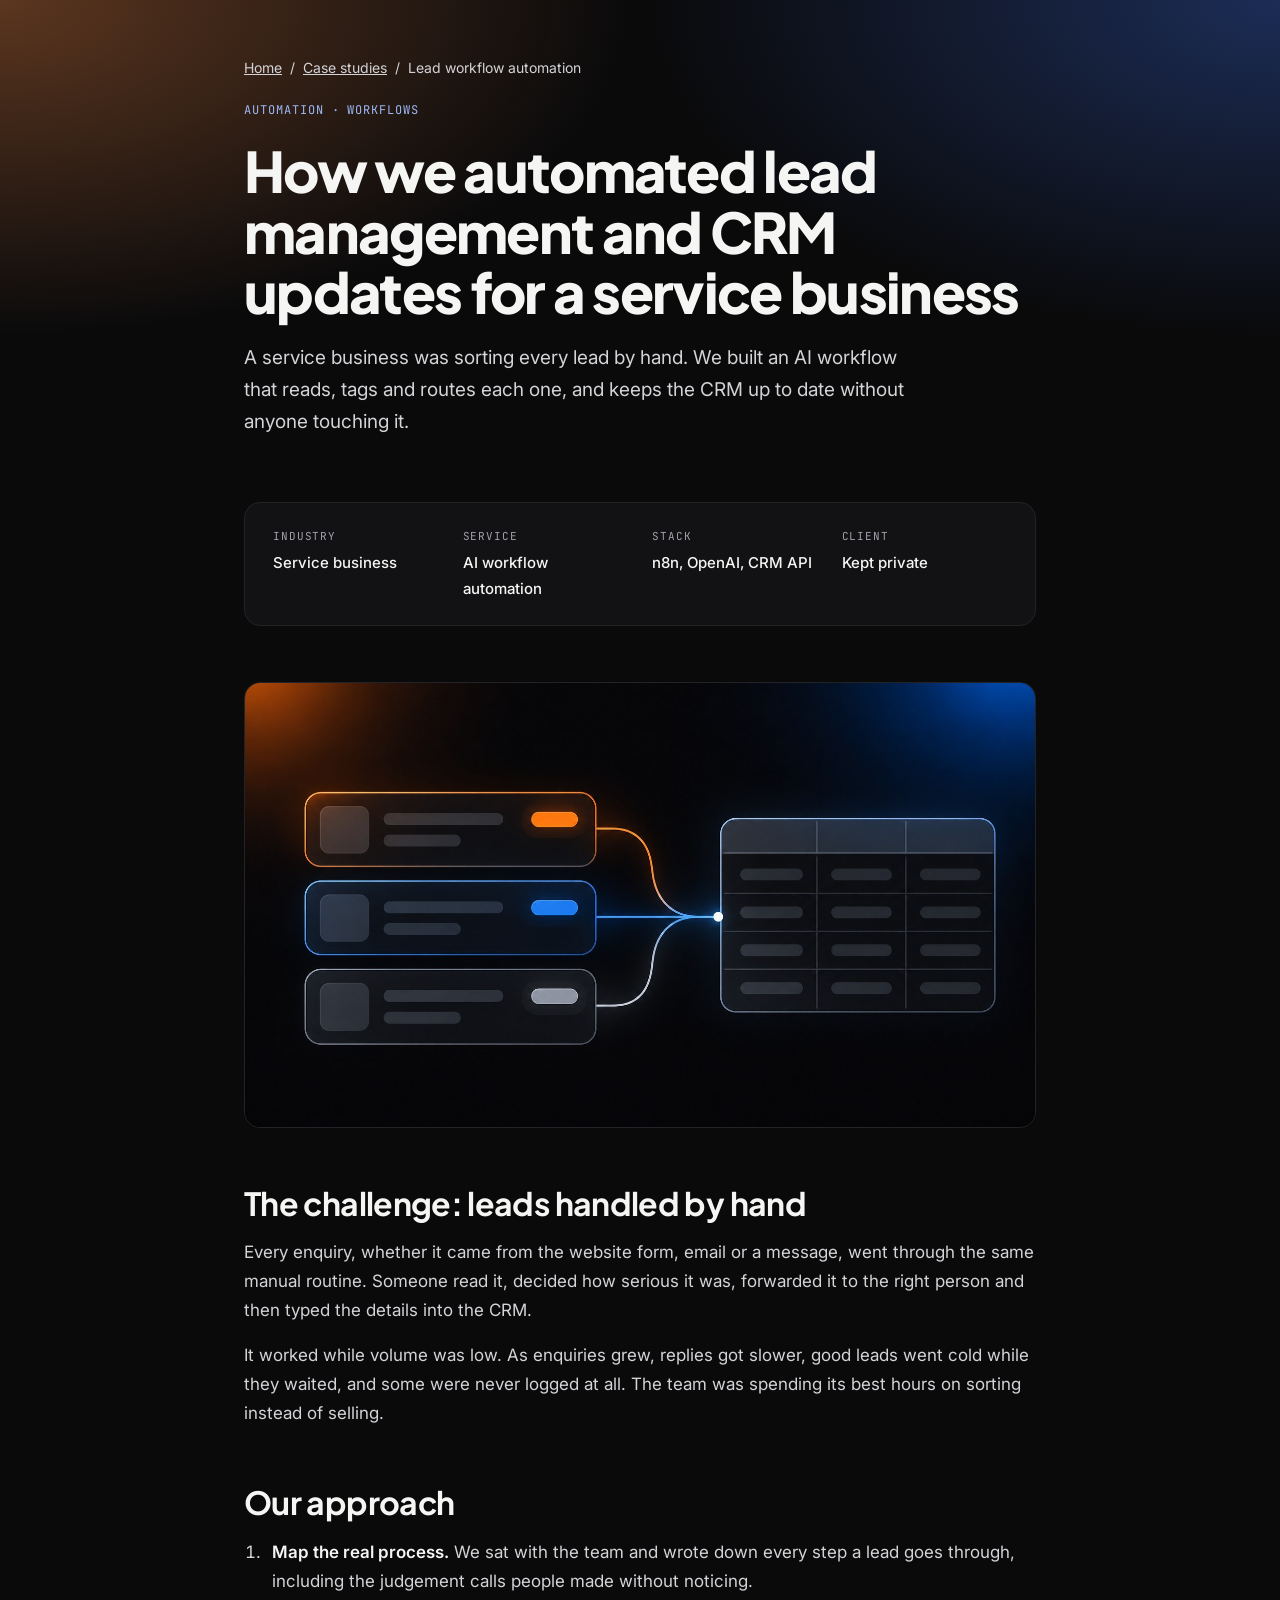
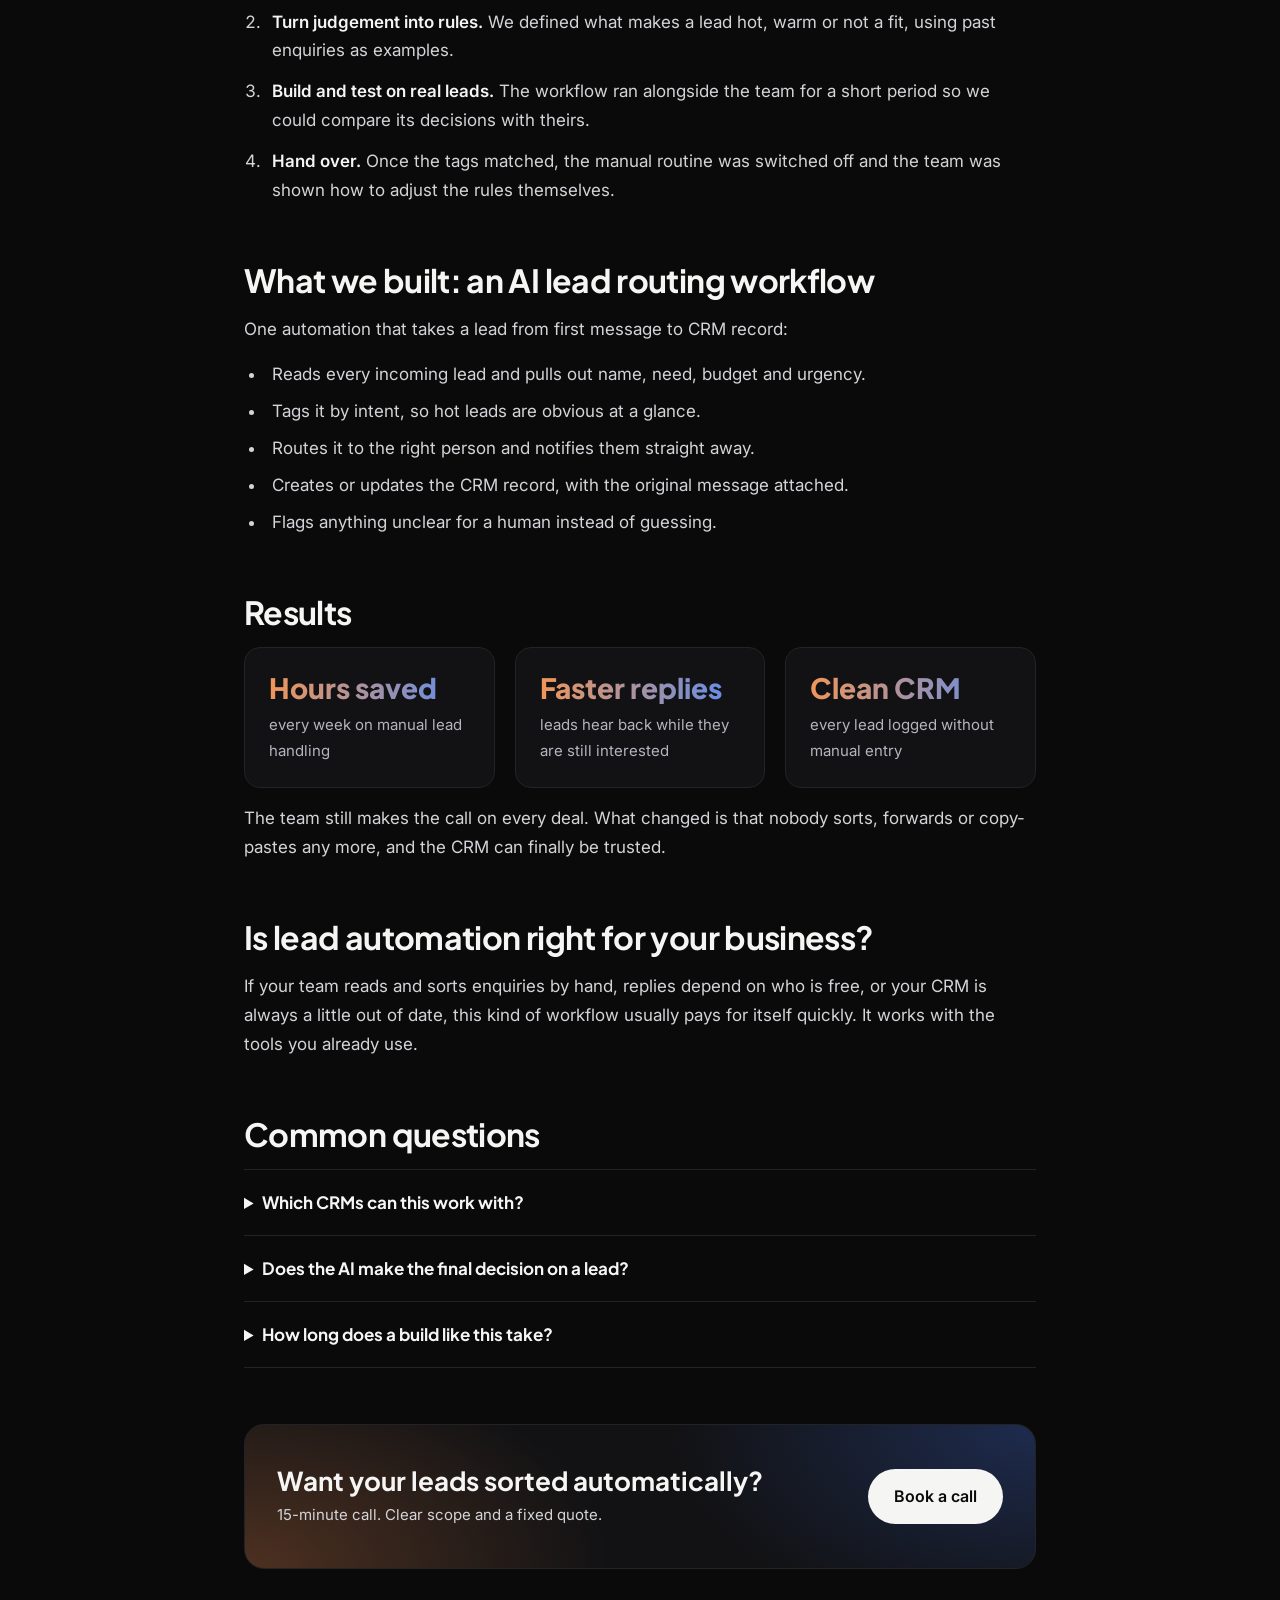
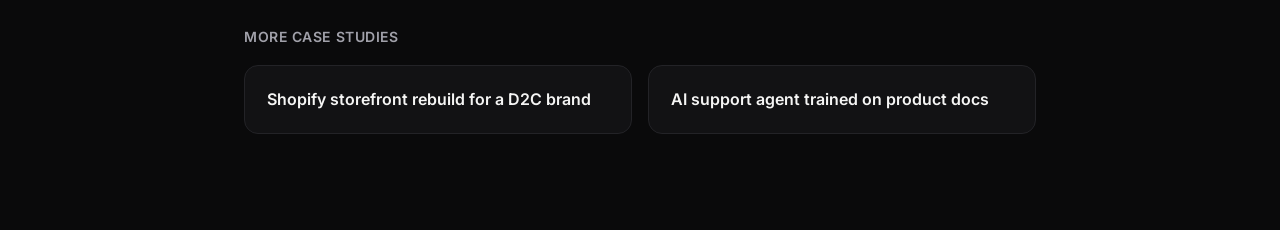
<file: celestl-website/case-studies/lead-workflow-automation.html>
<!DOCTYPE html>
<html lang="en">
<head>
<meta charset="utf-8">
<meta name="viewport" content="width=device-width, initial-scale=1">
<title>AI Lead Automation &amp; CRM Workflow Case Study | Celestl</title>
<meta name="description" content="How Celestl automated lead tagging, routing and CRM updates for a service business with an AI workflow. See the approach and results.">
<link rel="canonical" href="https://www.celestl.in/case-studies/lead-workflow-automation.html">
<meta property="og:type" content="website">
<meta property="og:title" content="AI Lead Automation &amp; CRM Workflow Case Study | Celestl">
<meta property="og:description" content="How Celestl automated lead tagging, routing and CRM updates for a service business with an AI workflow. See the approach and results.">
<meta property="og:url" content="https://www.celestl.in/case-studies/lead-workflow-automation.html">
<meta property="og:image" content="https://www.celestl.in/assets/glow.jpg">
<meta name="twitter:card" content="summary_large_image">
<meta name="theme-color" content="#0A0A0B">
<link rel="preconnect" href="https://fonts.googleapis.com">
<link rel="preconnect" href="https://fonts.gstatic.com" crossorigin>
<link href="https://fonts.googleapis.com/css2?family=Plus+Jakarta+Sans:wght@500;700;800&family=Inter:wght@400;500;600&family=JetBrains+Mono:wght@400;500&display=swap" rel="stylesheet">
<link rel="stylesheet" href="../css/style.css">
<script type="application/ld+json">{"@context": "https://schema.org", "@type": "FAQPage", "mainEntity": [{"@type": "Question", "name": "Which CRMs can this work with?", "acceptedAnswer": {"@type": "Answer", "text": "Most modern CRMs with an API, including HubSpot, Zoho, Pipedrive and Salesforce, as well as simpler setups like Airtable or Google Sheets."}}, {"@type": "Question", "name": "Does the AI make the final decision on a lead?", "acceptedAnswer": {"@type": "Answer", "text": "No. It sorts, tags and routes. Your team decides what to do with each lead, and anything unclear is sent to a person."}}, {"@type": "Question", "name": "How long does a build like this take?", "acceptedAnswer": {"@type": "Answer", "text": "It depends on the scope. You get a clear timeline along with your fixed quote after the first call."}}]}</script>
</head>
<body>
<div style="background: #0A0A0B; color: #F5F5F4; font-family: 'Inter', system-ui, sans-serif; font-size: 17px; line-height: 1.7">
<header style="background: radial-gradient(900px 480px at 0% 0%, rgba(214,120,62,0.40), transparent 70%), radial-gradient(900px 480px at 100% 0%, rgba(52,92,190,0.42), transparent 70%)">
<div style="max-width: 840px; margin: 0 auto; padding: 56px 24px 56px; display: flex; flex-direction: column; gap: 20px">
<nav aria-label="Breadcrumb" style="display: flex; flex-wrap: wrap; gap: 8px; font-size: 14px; color: #D4D4D8"><a href="../index.html" style="color: #D4D4D8">Home</a><span aria-hidden="true">/</span><a href="../index.html#work" style="color: #D4D4D8">Case studies</a><span aria-hidden="true">/</span><span>Lead workflow automation</span></nav>
<div style="font-family: 'JetBrains Mono', monospace; font-size: 12px; letter-spacing: 0.08em; color: #9DB8F5">AUTOMATION · WORKFLOWS</div>
<h1 style="margin: 0; font-family: 'Plus Jakarta Sans', sans-serif; font-weight: 800; font-size: clamp(32px, 4.8vw, 56px); line-height: 1.08; letter-spacing: -0.03em; text-wrap: balance">How we automated lead management and CRM updates for a service business</h1>
<p style="margin: 0; font-size: 19px; color: #D4D4D8; max-width: 680px">A service business was sorting every lead by hand. We built an AI workflow that reads, tags and routes each one, and keeps the CRM up to date without anyone touching it.</p>
</div>
</header>
<main style="max-width: 840px; margin: 0 auto; padding: 8px 24px 96px; display: flex; flex-direction: column; gap: 56px">
<div style="display: flex; flex-wrap: wrap; gap: 24px; background: #121214; border: 1px solid #232327; border-radius: 16px; padding: 24px 28px"><div style="flex: 1 1 160px; display: flex; flex-direction: column; gap: 4px"><div style="font-family: 'JetBrains Mono', monospace; font-size: 11px; letter-spacing: 0.08em; text-transform: uppercase; color: #A1A1AA">Industry</div><div style="font-size: 15px; font-weight: 500">Service business</div></div><div style="flex: 1 1 160px; display: flex; flex-direction: column; gap: 4px"><div style="font-family: 'JetBrains Mono', monospace; font-size: 11px; letter-spacing: 0.08em; text-transform: uppercase; color: #A1A1AA">Service</div><div style="font-size: 15px; font-weight: 500">AI workflow automation</div></div><div style="flex: 1 1 160px; display: flex; flex-direction: column; gap: 4px"><div style="font-family: 'JetBrains Mono', monospace; font-size: 11px; letter-spacing: 0.08em; text-transform: uppercase; color: #A1A1AA">Stack</div><div style="font-size: 15px; font-weight: 500">n8n, OpenAI, CRM API</div></div><div style="flex: 1 1 160px; display: flex; flex-direction: column; gap: 4px"><div style="font-family: 'JetBrains Mono', monospace; font-size: 11px; letter-spacing: 0.08em; text-transform: uppercase; color: #A1A1AA">Client</div><div style="font-size: 15px; font-weight: 500">Kept private</div></div></div>
<img src="../assets/case-automation.jpg" alt="Illustration of leads being tagged and routed into a CRM table" style="display: block; width: 100%; aspect-ratio: 16 / 9; object-fit: cover; border-radius: 16px; border: 1px solid #232327">
<section style="display: flex; flex-direction: column; gap: 16px"><h2 style="margin: 0; font-family: 'Plus Jakarta Sans', sans-serif; font-weight: 700; font-size: clamp(24px, 3vw, 32px); line-height: 1.2; letter-spacing: -0.02em">The challenge: leads handled by hand</h2><p style="margin: 0; color: #D4D4D8">Every enquiry, whether it came from the website form, email or a message, went through the same manual routine. Someone read it, decided how serious it was, forwarded it to the right person and then typed the details into the CRM.</p><p style="margin: 0; color: #D4D4D8">It worked while volume was low. As enquiries grew, replies got slower, good leads went cold while they waited, and some were never logged at all. The team was spending its best hours on sorting instead of selling.</p></section>
<section style="display: flex; flex-direction: column; gap: 16px"><h2 style="margin: 0; font-family: 'Plus Jakarta Sans', sans-serif; font-weight: 700; font-size: clamp(24px, 3vw, 32px); line-height: 1.2; letter-spacing: -0.02em">Our approach</h2><ol style="margin: 0; padding-left: 22px; color: #D4D4D8; display: flex; flex-direction: column; gap: 12px"><li style="padding-left: 6px"><strong style="color: #F5F5F4; font-weight: 600">Map the real process.</strong> We sat with the team and wrote down every step a lead goes through, including the judgement calls people made without noticing.</li><li style="padding-left: 6px"><strong style="color: #F5F5F4; font-weight: 600">Turn judgement into rules.</strong> We defined what makes a lead hot, warm or not a fit, using past enquiries as examples.</li><li style="padding-left: 6px"><strong style="color: #F5F5F4; font-weight: 600">Build and test on real leads.</strong> The workflow ran alongside the team for a short period so we could compare its decisions with theirs.</li><li style="padding-left: 6px"><strong style="color: #F5F5F4; font-weight: 600">Hand over.</strong> Once the tags matched, the manual routine was switched off and the team was shown how to adjust the rules themselves.</li></ol></section>
<section style="display: flex; flex-direction: column; gap: 16px"><h2 style="margin: 0; font-family: 'Plus Jakarta Sans', sans-serif; font-weight: 700; font-size: clamp(24px, 3vw, 32px); line-height: 1.2; letter-spacing: -0.02em">What we built: an AI lead routing workflow</h2><p style="margin: 0; color: #D4D4D8">One automation that takes a lead from first message to CRM record:</p><ul style="margin: 0; padding-left: 22px; color: #D4D4D8; display: flex; flex-direction: column; gap: 8px"><li style="padding-left: 6px">Reads every incoming lead and pulls out name, need, budget and urgency.</li><li style="padding-left: 6px">Tags it by intent, so hot leads are obvious at a glance.</li><li style="padding-left: 6px">Routes it to the right person and notifies them straight away.</li><li style="padding-left: 6px">Creates or updates the CRM record, with the original message attached.</li><li style="padding-left: 6px">Flags anything unclear for a human instead of guessing.</li></ul></section>
<section style="display: flex; flex-direction: column; gap: 16px"><h2 style="margin: 0; font-family: 'Plus Jakarta Sans', sans-serif; font-weight: 700; font-size: clamp(24px, 3vw, 32px); line-height: 1.2; letter-spacing: -0.02em">Results</h2><div style="display: flex; flex-wrap: wrap; gap: 20px"><div style="flex: 1 1 220px; background: #121214; border: 1px solid #232327; border-radius: 16px; padding: 24px; display: flex; flex-direction: column; gap: 8px"><div style="font-family: 'Plus Jakarta Sans', sans-serif; font-weight: 800; font-size: 28px; line-height: 1.15; background: linear-gradient(90deg, #F0965A, #5B8DEF); -webkit-background-clip: text; background-clip: text; color: transparent">Hours saved</div><div style="font-size: 15px; color: #B4B4BD">every week on manual lead handling</div></div><div style="flex: 1 1 220px; background: #121214; border: 1px solid #232327; border-radius: 16px; padding: 24px; display: flex; flex-direction: column; gap: 8px"><div style="font-family: 'Plus Jakarta Sans', sans-serif; font-weight: 800; font-size: 28px; line-height: 1.15; background: linear-gradient(90deg, #F0965A, #5B8DEF); -webkit-background-clip: text; background-clip: text; color: transparent">Faster replies</div><div style="font-size: 15px; color: #B4B4BD">leads hear back while they are still interested</div></div><div style="flex: 1 1 220px; background: #121214; border: 1px solid #232327; border-radius: 16px; padding: 24px; display: flex; flex-direction: column; gap: 8px"><div style="font-family: 'Plus Jakarta Sans', sans-serif; font-weight: 800; font-size: 28px; line-height: 1.15; background: linear-gradient(90deg, #F0965A, #5B8DEF); -webkit-background-clip: text; background-clip: text; color: transparent">Clean CRM</div><div style="font-size: 15px; color: #B4B4BD">every lead logged without manual entry</div></div></div><p style="margin: 0; color: #D4D4D8">The team still makes the call on every deal. What changed is that nobody sorts, forwards or copy-pastes any more, and the CRM can finally be trusted.</p></section>
<section style="display: flex; flex-direction: column; gap: 16px"><h2 style="margin: 0; font-family: 'Plus Jakarta Sans', sans-serif; font-weight: 700; font-size: clamp(24px, 3vw, 32px); line-height: 1.2; letter-spacing: -0.02em">Is lead automation right for your business?</h2><p style="margin: 0; color: #D4D4D8">If your team reads and sorts enquiries by hand, replies depend on who is free, or your CRM is always a little out of date, this kind of workflow usually pays for itself quickly. It works with the tools you already use.</p></section>
<section style="display: flex; flex-direction: column; gap: 16px"><h2 style="margin: 0; font-family: 'Plus Jakarta Sans', sans-serif; font-weight: 700; font-size: clamp(24px, 3vw, 32px); line-height: 1.2; letter-spacing: -0.02em">Common questions</h2><div style="display: flex; flex-direction: column; border-bottom: 1px solid #232327"><details style="border-top: 1px solid #232327; padding: 18px 0"><summary style="font-family: 'Plus Jakarta Sans', sans-serif; font-weight: 700; font-size: 17px; cursor: pointer">Which CRMs can this work with?</summary><p style="margin: 10px 0 0; color: #B4B4BD">Most modern CRMs with an API, including HubSpot, Zoho, Pipedrive and Salesforce, as well as simpler setups like Airtable or Google Sheets.</p></details><details style="border-top: 1px solid #232327; padding: 18px 0"><summary style="font-family: 'Plus Jakarta Sans', sans-serif; font-weight: 700; font-size: 17px; cursor: pointer">Does the AI make the final decision on a lead?</summary><p style="margin: 10px 0 0; color: #B4B4BD">No. It sorts, tags and routes. Your team decides what to do with each lead, and anything unclear is sent to a person.</p></details><details style="border-top: 1px solid #232327; padding: 18px 0"><summary style="font-family: 'Plus Jakarta Sans', sans-serif; font-weight: 700; font-size: 17px; cursor: pointer">How long does a build like this take?</summary><p style="margin: 10px 0 0; color: #B4B4BD">It depends on the scope. You get a clear timeline along with your fixed quote after the first call.</p></details></div></section>
<section style="background: radial-gradient(520px 300px at 0% 100%, rgba(214,120,62,0.30), transparent 70%), radial-gradient(520px 300px at 100% 0%, rgba(52,92,190,0.34), transparent 70%), #121214; border: 1px solid #232327; border-radius: 20px; padding: 40px 32px; display: flex; flex-wrap: wrap; align-items: center; justify-content: space-between; gap: 24px">
<div style="flex: 1 1 320px; display: flex; flex-direction: column; gap: 6px"><div style="font-family: 'Plus Jakarta Sans', sans-serif; font-weight: 700; font-size: 26px; line-height: 1.2">Want your leads sorted automatically?</div><div style="font-size: 15px; color: #D4D4D8">15-minute call. Clear scope and a fixed quote.</div></div>
<a href="https://cal.com/komal-siddharth-ott6vg/15min" style="text-decoration: none; background: #F5F5F4; color: #0A0A0B; font-weight: 600; font-size: 16px; padding: 14px 26px; border-radius: 999px">Book a call</a>
</section>
<section style="display: flex; flex-direction: column; gap: 16px"><h2 style="margin: 0; font-size: 14px; font-weight: 600; letter-spacing: 0.04em; text-transform: uppercase; color: #A1A1AA">More case studies</h2><div style="display: flex; flex-wrap: wrap; gap: 16px"><a href="../case-studies/shopify-store-rebuild.html" style="flex: 1 1 260px; text-decoration: none; background: #121214; border: 1px solid #232327; border-radius: 14px; padding: 20px 22px; color: #F5F5F4; font-weight: 600; font-size: 16px">Shopify storefront rebuild for a D2C brand</a><a href="../case-studies/ai-support-agent.html" style="flex: 1 1 260px; text-decoration: none; background: #121214; border: 1px solid #232327; border-radius: 14px; padding: 20px 22px; color: #F5F5F4; font-weight: 600; font-size: 16px">AI support agent trained on product docs</a></div></section>
</main>
</div>
<script src="../js/main.js" defer></script>
</body>
</html>
</file>
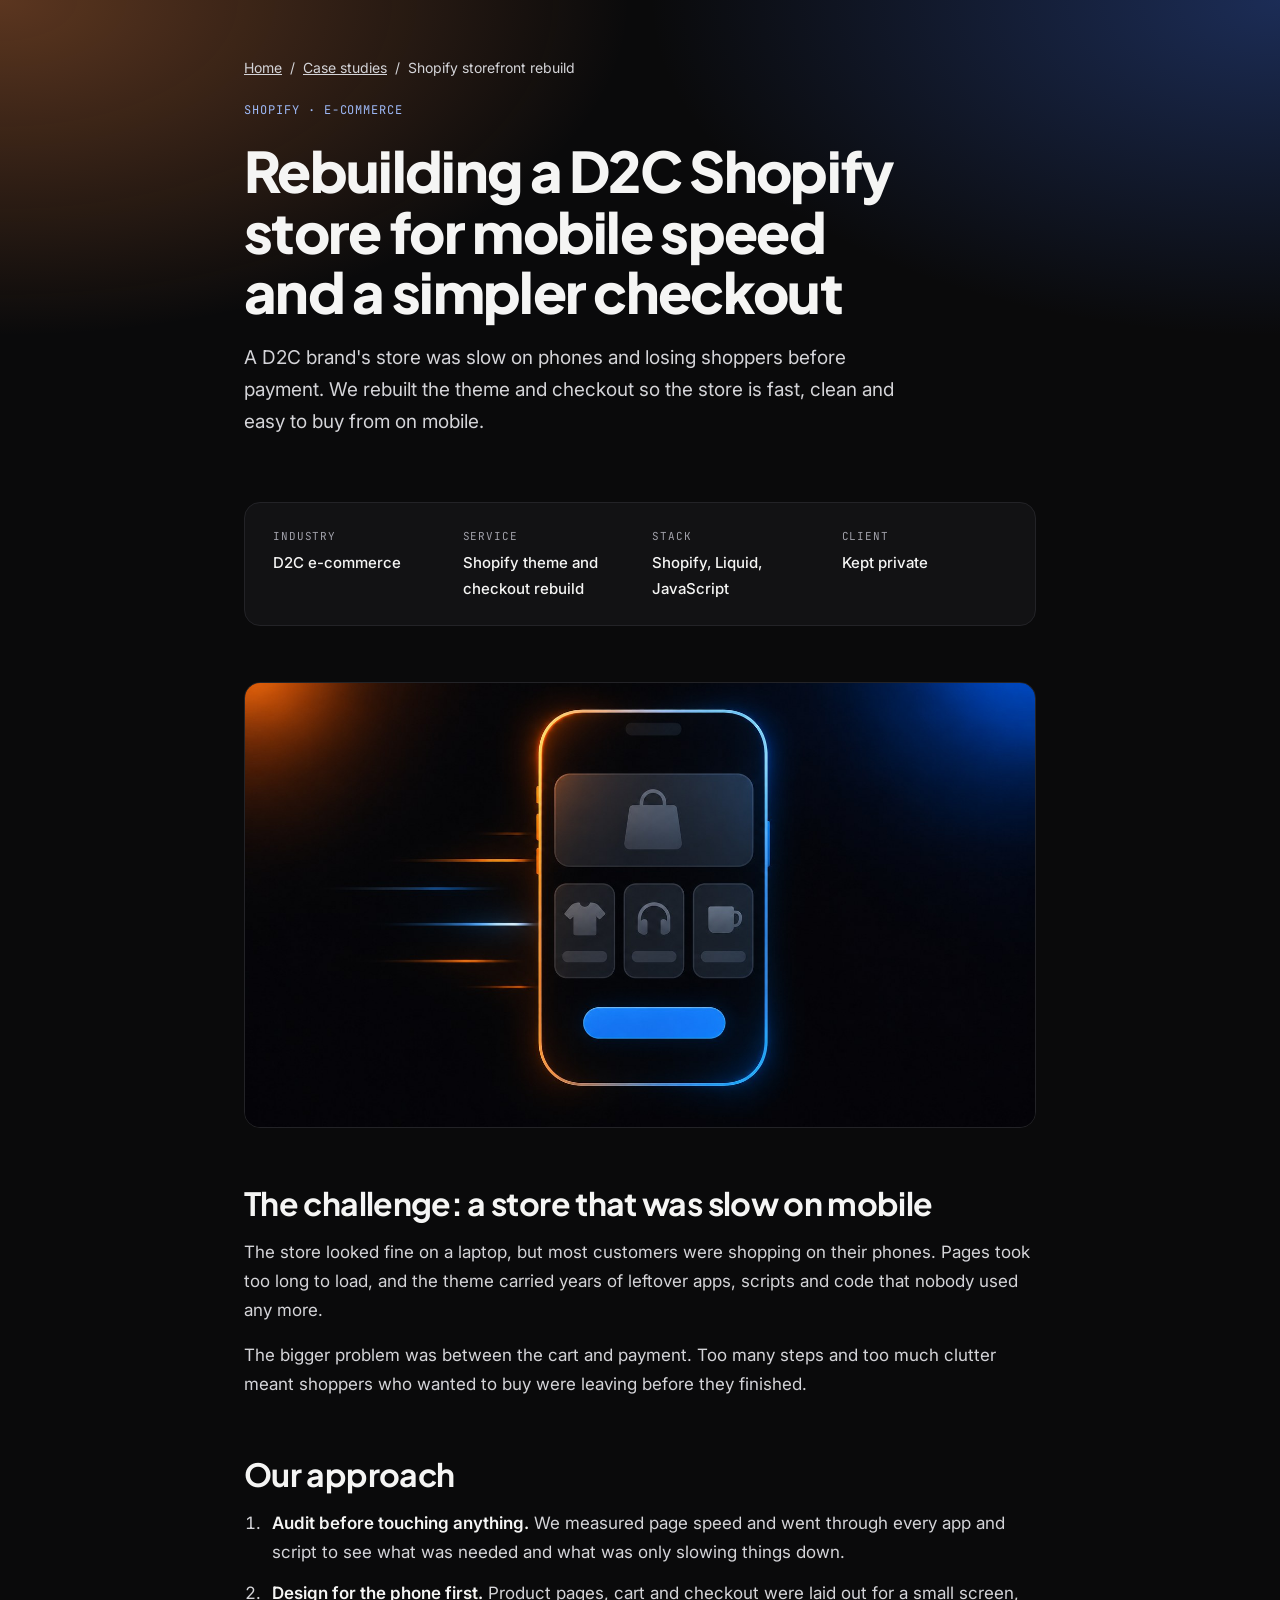
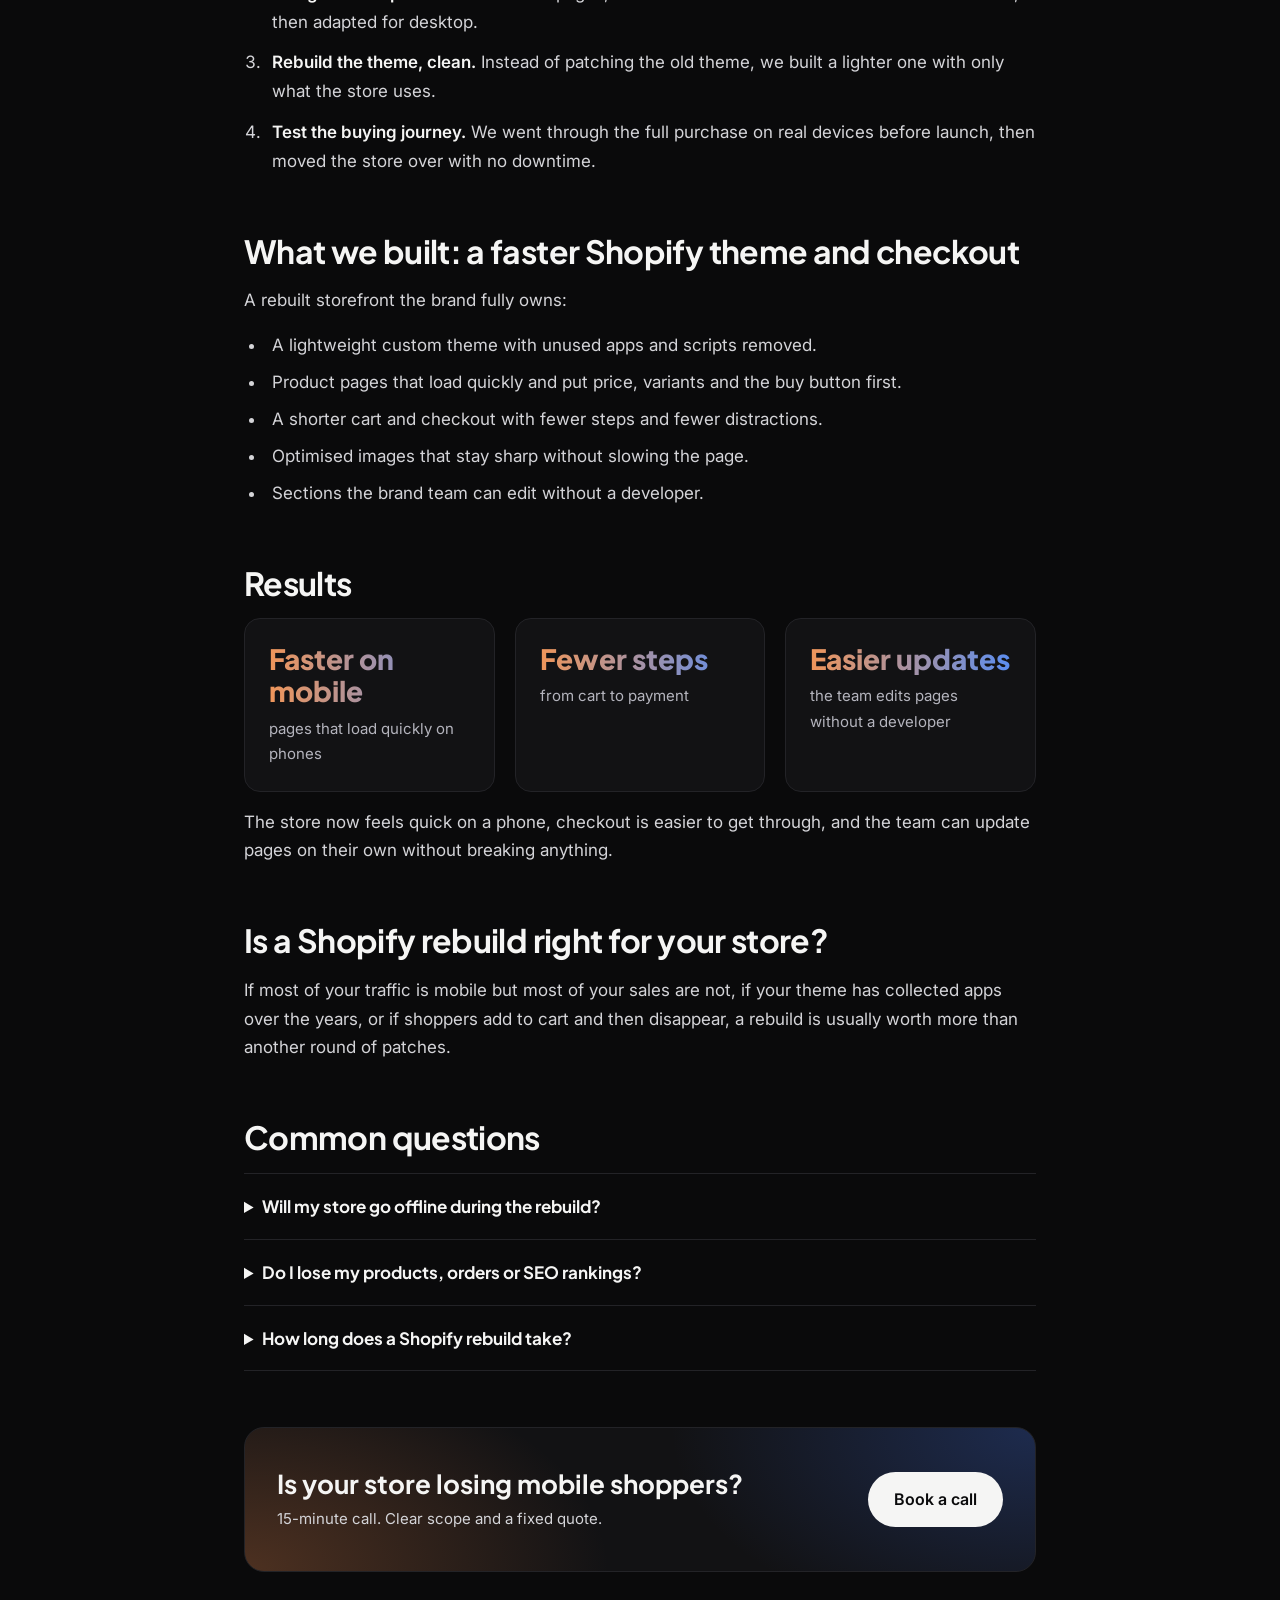
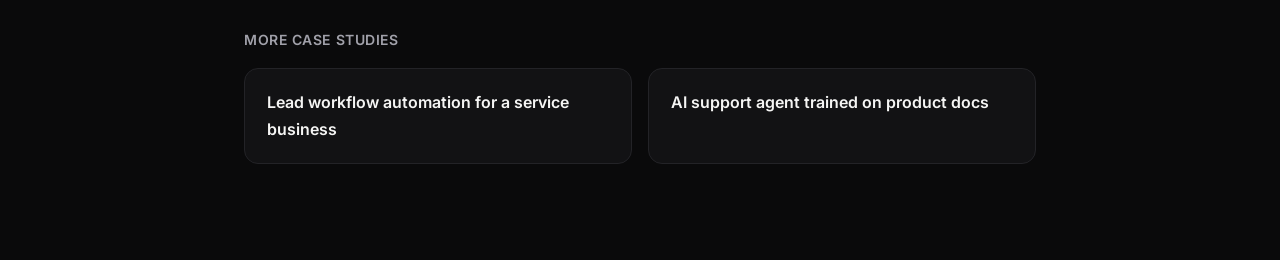
<file: celestl-website/case-studies/shopify-store-rebuild.html>
<!DOCTYPE html>
<html lang="en">
<head>
<meta charset="utf-8">
<meta name="viewport" content="width=device-width, initial-scale=1">
<title>Shopify Store Rebuild Case Study: Faster Mobile Checkout | Celestl</title>
<meta name="description" content="How Celestl rebuilt a D2C brand&#x27;s Shopify theme and checkout for mobile speed and a simpler buying journey. See the approach and results.">
<link rel="canonical" href="https://www.celestl.in/case-studies/shopify-store-rebuild.html">
<meta property="og:type" content="website">
<meta property="og:title" content="Shopify Store Rebuild Case Study: Faster Mobile Checkout | Celestl">
<meta property="og:description" content="How Celestl rebuilt a D2C brand&#x27;s Shopify theme and checkout for mobile speed and a simpler buying journey. See the approach and results.">
<meta property="og:url" content="https://www.celestl.in/case-studies/shopify-store-rebuild.html">
<meta property="og:image" content="https://www.celestl.in/assets/glow.jpg">
<meta name="twitter:card" content="summary_large_image">
<meta name="theme-color" content="#0A0A0B">
<link rel="preconnect" href="https://fonts.googleapis.com">
<link rel="preconnect" href="https://fonts.gstatic.com" crossorigin>
<link href="https://fonts.googleapis.com/css2?family=Plus+Jakarta+Sans:wght@500;700;800&family=Inter:wght@400;500;600&family=JetBrains+Mono:wght@400;500&display=swap" rel="stylesheet">
<link rel="stylesheet" href="../css/style.css">
<script type="application/ld+json">{"@context": "https://schema.org", "@type": "FAQPage", "mainEntity": [{"@type": "Question", "name": "Will my store go offline during the rebuild?", "acceptedAnswer": {"@type": "Answer", "text": "No. The new theme is built and tested separately, then published in one switch."}}, {"@type": "Question", "name": "Do I lose my products, orders or SEO rankings?", "acceptedAnswer": {"@type": "Answer", "text": "No. Products, orders and customer data stay as they are, and URLs are kept the same so search rankings are protected."}}, {"@type": "Question", "name": "How long does a Shopify rebuild take?", "acceptedAnswer": {"@type": "Answer", "text": "It depends on the number of page types and custom features. You get a clear timeline along with your fixed quote after the first call."}}]}</script>
</head>
<body>
<div style="background: #0A0A0B; color: #F5F5F4; font-family: 'Inter', system-ui, sans-serif; font-size: 17px; line-height: 1.7">
<header style="background: radial-gradient(900px 480px at 0% 0%, rgba(214,120,62,0.40), transparent 70%), radial-gradient(900px 480px at 100% 0%, rgba(52,92,190,0.42), transparent 70%)">
<div style="max-width: 840px; margin: 0 auto; padding: 56px 24px 56px; display: flex; flex-direction: column; gap: 20px">
<nav aria-label="Breadcrumb" style="display: flex; flex-wrap: wrap; gap: 8px; font-size: 14px; color: #D4D4D8"><a href="../index.html" style="color: #D4D4D8">Home</a><span aria-hidden="true">/</span><a href="../index.html#work" style="color: #D4D4D8">Case studies</a><span aria-hidden="true">/</span><span>Shopify storefront rebuild</span></nav>
<div style="font-family: 'JetBrains Mono', monospace; font-size: 12px; letter-spacing: 0.08em; color: #9DB8F5">SHOPIFY · E-COMMERCE</div>
<h1 style="margin: 0; font-family: 'Plus Jakarta Sans', sans-serif; font-weight: 800; font-size: clamp(32px, 4.8vw, 56px); line-height: 1.08; letter-spacing: -0.03em; text-wrap: balance">Rebuilding a D2C Shopify store for mobile speed and a simpler checkout</h1>
<p style="margin: 0; font-size: 19px; color: #D4D4D8; max-width: 680px">A D2C brand's store was slow on phones and losing shoppers before payment. We rebuilt the theme and checkout so the store is fast, clean and easy to buy from on mobile.</p>
</div>
</header>
<main style="max-width: 840px; margin: 0 auto; padding: 8px 24px 96px; display: flex; flex-direction: column; gap: 56px">
<div style="display: flex; flex-wrap: wrap; gap: 24px; background: #121214; border: 1px solid #232327; border-radius: 16px; padding: 24px 28px"><div style="flex: 1 1 160px; display: flex; flex-direction: column; gap: 4px"><div style="font-family: 'JetBrains Mono', monospace; font-size: 11px; letter-spacing: 0.08em; text-transform: uppercase; color: #A1A1AA">Industry</div><div style="font-size: 15px; font-weight: 500">D2C e-commerce</div></div><div style="flex: 1 1 160px; display: flex; flex-direction: column; gap: 4px"><div style="font-family: 'JetBrains Mono', monospace; font-size: 11px; letter-spacing: 0.08em; text-transform: uppercase; color: #A1A1AA">Service</div><div style="font-size: 15px; font-weight: 500">Shopify theme and checkout rebuild</div></div><div style="flex: 1 1 160px; display: flex; flex-direction: column; gap: 4px"><div style="font-family: 'JetBrains Mono', monospace; font-size: 11px; letter-spacing: 0.08em; text-transform: uppercase; color: #A1A1AA">Stack</div><div style="font-size: 15px; font-weight: 500">Shopify, Liquid, JavaScript</div></div><div style="flex: 1 1 160px; display: flex; flex-direction: column; gap: 4px"><div style="font-family: 'JetBrains Mono', monospace; font-size: 11px; letter-spacing: 0.08em; text-transform: uppercase; color: #A1A1AA">Client</div><div style="font-size: 15px; font-weight: 500">Kept private</div></div></div>
<img src="../assets/case-shopify.jpg" alt="Illustration of a fast mobile online store with a checkout button" style="display: block; width: 100%; aspect-ratio: 16 / 9; object-fit: cover; border-radius: 16px; border: 1px solid #232327">
<section style="display: flex; flex-direction: column; gap: 16px"><h2 style="margin: 0; font-family: 'Plus Jakarta Sans', sans-serif; font-weight: 700; font-size: clamp(24px, 3vw, 32px); line-height: 1.2; letter-spacing: -0.02em">The challenge: a store that was slow on mobile</h2><p style="margin: 0; color: #D4D4D8">The store looked fine on a laptop, but most customers were shopping on their phones. Pages took too long to load, and the theme carried years of leftover apps, scripts and code that nobody used any more.</p><p style="margin: 0; color: #D4D4D8">The bigger problem was between the cart and payment. Too many steps and too much clutter meant shoppers who wanted to buy were leaving before they finished.</p></section>
<section style="display: flex; flex-direction: column; gap: 16px"><h2 style="margin: 0; font-family: 'Plus Jakarta Sans', sans-serif; font-weight: 700; font-size: clamp(24px, 3vw, 32px); line-height: 1.2; letter-spacing: -0.02em">Our approach</h2><ol style="margin: 0; padding-left: 22px; color: #D4D4D8; display: flex; flex-direction: column; gap: 12px"><li style="padding-left: 6px"><strong style="color: #F5F5F4; font-weight: 600">Audit before touching anything.</strong> We measured page speed and went through every app and script to see what was needed and what was only slowing things down.</li><li style="padding-left: 6px"><strong style="color: #F5F5F4; font-weight: 600">Design for the phone first.</strong> Product pages, cart and checkout were laid out for a small screen, then adapted for desktop.</li><li style="padding-left: 6px"><strong style="color: #F5F5F4; font-weight: 600">Rebuild the theme, clean.</strong> Instead of patching the old theme, we built a lighter one with only what the store uses.</li><li style="padding-left: 6px"><strong style="color: #F5F5F4; font-weight: 600">Test the buying journey.</strong> We went through the full purchase on real devices before launch, then moved the store over with no downtime.</li></ol></section>
<section style="display: flex; flex-direction: column; gap: 16px"><h2 style="margin: 0; font-family: 'Plus Jakarta Sans', sans-serif; font-weight: 700; font-size: clamp(24px, 3vw, 32px); line-height: 1.2; letter-spacing: -0.02em">What we built: a faster Shopify theme and checkout</h2><p style="margin: 0; color: #D4D4D8">A rebuilt storefront the brand fully owns:</p><ul style="margin: 0; padding-left: 22px; color: #D4D4D8; display: flex; flex-direction: column; gap: 8px"><li style="padding-left: 6px">A lightweight custom theme with unused apps and scripts removed.</li><li style="padding-left: 6px">Product pages that load quickly and put price, variants and the buy button first.</li><li style="padding-left: 6px">A shorter cart and checkout with fewer steps and fewer distractions.</li><li style="padding-left: 6px">Optimised images that stay sharp without slowing the page.</li><li style="padding-left: 6px">Sections the brand team can edit without a developer.</li></ul></section>
<section style="display: flex; flex-direction: column; gap: 16px"><h2 style="margin: 0; font-family: 'Plus Jakarta Sans', sans-serif; font-weight: 700; font-size: clamp(24px, 3vw, 32px); line-height: 1.2; letter-spacing: -0.02em">Results</h2><div style="display: flex; flex-wrap: wrap; gap: 20px"><div style="flex: 1 1 220px; background: #121214; border: 1px solid #232327; border-radius: 16px; padding: 24px; display: flex; flex-direction: column; gap: 8px"><div style="font-family: 'Plus Jakarta Sans', sans-serif; font-weight: 800; font-size: 28px; line-height: 1.15; background: linear-gradient(90deg, #F0965A, #5B8DEF); -webkit-background-clip: text; background-clip: text; color: transparent">Faster on mobile</div><div style="font-size: 15px; color: #B4B4BD">pages that load quickly on phones</div></div><div style="flex: 1 1 220px; background: #121214; border: 1px solid #232327; border-radius: 16px; padding: 24px; display: flex; flex-direction: column; gap: 8px"><div style="font-family: 'Plus Jakarta Sans', sans-serif; font-weight: 800; font-size: 28px; line-height: 1.15; background: linear-gradient(90deg, #F0965A, #5B8DEF); -webkit-background-clip: text; background-clip: text; color: transparent">Fewer steps</div><div style="font-size: 15px; color: #B4B4BD">from cart to payment</div></div><div style="flex: 1 1 220px; background: #121214; border: 1px solid #232327; border-radius: 16px; padding: 24px; display: flex; flex-direction: column; gap: 8px"><div style="font-family: 'Plus Jakarta Sans', sans-serif; font-weight: 800; font-size: 28px; line-height: 1.15; background: linear-gradient(90deg, #F0965A, #5B8DEF); -webkit-background-clip: text; background-clip: text; color: transparent">Easier updates</div><div style="font-size: 15px; color: #B4B4BD">the team edits pages without a developer</div></div></div><p style="margin: 0; color: #D4D4D8">The store now feels quick on a phone, checkout is easier to get through, and the team can update pages on their own without breaking anything.</p></section>
<section style="display: flex; flex-direction: column; gap: 16px"><h2 style="margin: 0; font-family: 'Plus Jakarta Sans', sans-serif; font-weight: 700; font-size: clamp(24px, 3vw, 32px); line-height: 1.2; letter-spacing: -0.02em">Is a Shopify rebuild right for your store?</h2><p style="margin: 0; color: #D4D4D8">If most of your traffic is mobile but most of your sales are not, if your theme has collected apps over the years, or if shoppers add to cart and then disappear, a rebuild is usually worth more than another round of patches.</p></section>
<section style="display: flex; flex-direction: column; gap: 16px"><h2 style="margin: 0; font-family: 'Plus Jakarta Sans', sans-serif; font-weight: 700; font-size: clamp(24px, 3vw, 32px); line-height: 1.2; letter-spacing: -0.02em">Common questions</h2><div style="display: flex; flex-direction: column; border-bottom: 1px solid #232327"><details style="border-top: 1px solid #232327; padding: 18px 0"><summary style="font-family: 'Plus Jakarta Sans', sans-serif; font-weight: 700; font-size: 17px; cursor: pointer">Will my store go offline during the rebuild?</summary><p style="margin: 10px 0 0; color: #B4B4BD">No. The new theme is built and tested separately, then published in one switch.</p></details><details style="border-top: 1px solid #232327; padding: 18px 0"><summary style="font-family: 'Plus Jakarta Sans', sans-serif; font-weight: 700; font-size: 17px; cursor: pointer">Do I lose my products, orders or SEO rankings?</summary><p style="margin: 10px 0 0; color: #B4B4BD">No. Products, orders and customer data stay as they are, and URLs are kept the same so search rankings are protected.</p></details><details style="border-top: 1px solid #232327; padding: 18px 0"><summary style="font-family: 'Plus Jakarta Sans', sans-serif; font-weight: 700; font-size: 17px; cursor: pointer">How long does a Shopify rebuild take?</summary><p style="margin: 10px 0 0; color: #B4B4BD">It depends on the number of page types and custom features. You get a clear timeline along with your fixed quote after the first call.</p></details></div></section>
<section style="background: radial-gradient(520px 300px at 0% 100%, rgba(214,120,62,0.30), transparent 70%), radial-gradient(520px 300px at 100% 0%, rgba(52,92,190,0.34), transparent 70%), #121214; border: 1px solid #232327; border-radius: 20px; padding: 40px 32px; display: flex; flex-wrap: wrap; align-items: center; justify-content: space-between; gap: 24px">
<div style="flex: 1 1 320px; display: flex; flex-direction: column; gap: 6px"><div style="font-family: 'Plus Jakarta Sans', sans-serif; font-weight: 700; font-size: 26px; line-height: 1.2">Is your store losing mobile shoppers?</div><div style="font-size: 15px; color: #D4D4D8">15-minute call. Clear scope and a fixed quote.</div></div>
<a href="https://cal.com/komal-siddharth-ott6vg/15min" style="text-decoration: none; background: #F5F5F4; color: #0A0A0B; font-weight: 600; font-size: 16px; padding: 14px 26px; border-radius: 999px">Book a call</a>
</section>
<section style="display: flex; flex-direction: column; gap: 16px"><h2 style="margin: 0; font-size: 14px; font-weight: 600; letter-spacing: 0.04em; text-transform: uppercase; color: #A1A1AA">More case studies</h2><div style="display: flex; flex-wrap: wrap; gap: 16px"><a href="../case-studies/lead-workflow-automation.html" style="flex: 1 1 260px; text-decoration: none; background: #121214; border: 1px solid #232327; border-radius: 14px; padding: 20px 22px; color: #F5F5F4; font-weight: 600; font-size: 16px">Lead workflow automation for a service business</a><a href="../case-studies/ai-support-agent.html" style="flex: 1 1 260px; text-decoration: none; background: #121214; border: 1px solid #232327; border-radius: 14px; padding: 20px 22px; color: #F5F5F4; font-weight: 600; font-size: 16px">AI support agent trained on product docs</a></div></section>
</main>
</div>
<script src="../js/main.js" defer></script>
</body>
</html>
</file>
<file: celestl-website/css/style.css>
/* Celestl: base styles, hover states and motion.
   Layout and colours live inline in the HTML (exported from the design). */
*, *::before, *::after { box-sizing: border-box; }
html { scroll-behavior: smooth; -webkit-text-size-adjust: 100%; }
body { margin: 0; background: #0A0A0B; color: #F5F5F4; -webkit-font-smoothing: antialiased; }
img { max-width: 100%; }
a { color: #F5F5F4; transition: color .2s ease, background-color .2s ease, border-color .2s ease, transform .2s ease, box-shadow .2s ease; }
a:hover { color: #9DB8F5; }
a:focus-visible, button:focus-visible, input:focus-visible, textarea:focus-visible, summary:focus-visible { outline: 2px solid #4F8CF7; outline-offset: 3px; border-radius: 6px; }
summary { cursor: pointer; }
input::placeholder, textarea::placeholder { color: #71717A; }

/* Buttons (pill links with a light background) */
a[style*="background: #F5F5F4"]:hover, button[type="submit"]:hover { color: #0A0A0B; transform: translateY(-2px); box-shadow: 0 10px 30px rgba(79,140,247,.28), 0 6px 18px rgba(240,150,90,.18); }
button[type="submit"] { transition: transform .2s ease, box-shadow .2s ease; }
button[type="submit"]:active, a[style*="background: #F5F5F4"]:active { transform: translateY(0) scale(.98); }

/* Cards lift on hover */
article[style*="border-radius: 16px"], a[style*="border-radius: 16px"], a[style*="border-radius: 14px"] { transition: transform .25s ease, border-color .25s ease, box-shadow .25s ease; }
article[style*="border-radius: 16px"]:hover, a[style*="border-radius: 16px"]:hover, a[style*="border-radius: 14px"]:hover { transform: translateY(-4px); border-color: #3F4A66 !important; box-shadow: 0 18px 40px rgba(0,0,0,.45); }

/* Demo video play button */
#demo-video-play .play-dot { transition: transform .2s ease, box-shadow .2s ease; }
#demo-video-play:hover .play-dot { transform: scale(1.08); box-shadow: 0 0 0 10px rgba(245,245,244,.12), 0 12px 40px rgba(79,140,247,.4); }

/* Gradient headline text with a slow shimmer */
.grad { background: linear-gradient(90deg, #8088D0 0%, #4F8CF7 25%, #B9C6FF 50%, #4F8CF7 75%, #8088D0 100%); background-size: 200% 100%; -webkit-background-clip: text; background-clip: text; color: transparent; animation: shimmer 7s linear infinite; }
@keyframes shimmer { to { background-position: -200% 0; } }

/* Hero: content rises in on load */
#top > div > * { animation: rise .8s cubic-bezier(.2,.7,.2,1) both; }
#top > div > *:nth-child(2) { animation-delay: .08s; }
#top > div > *:nth-child(3) { animation-delay: .18s; }
#top > div > *:nth-child(4) { animation-delay: .28s; }
#top > div > *:nth-child(5) { animation-delay: .4s; }
@keyframes rise { from { opacity: 0; transform: translateY(18px); } }

/* Scroll reveal (classes are added by js/main.js) */
.reveal { opacity: 0; transform: translateY(22px); transition: opacity .7s ease, transform .7s cubic-bezier(.2,.7,.2,1); }
.reveal.in { opacity: 1; transform: none; }

@media (prefers-reduced-motion: reduce) {
  html { scroll-behavior: auto; }
  *, *::before, *::after { animation: none !important; transition: none !important; }
  .reveal { opacity: 1; transform: none; }
}
</file>
